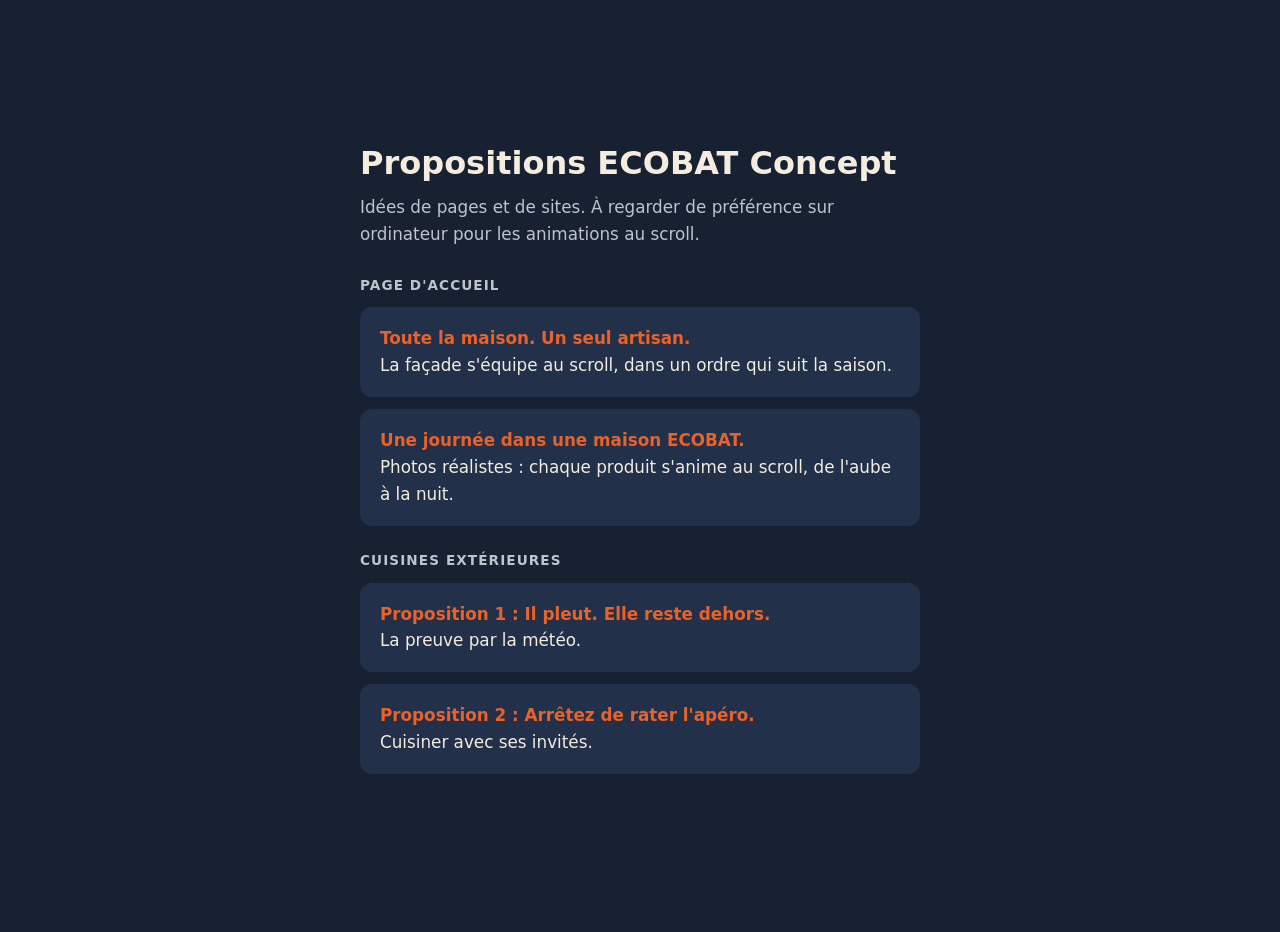
<file: index.html>
<!doctype html>
<html lang="fr">
<head>
<meta charset="utf-8">
<meta name="viewport" content="width=device-width,initial-scale=1">
<meta name="robots" content="noindex, nofollow">
<title>Propositions ECOBAT</title>
<style>
:root{--bg:#172131;--fg:#f3ecdf;--muted:#bcc4cd;--accent:#e8622a}
body{margin:0;min-height:100vh;display:grid;place-items:center;background:var(--bg);color:var(--fg);font:400 1.05rem/1.6 system-ui,sans-serif;padding:16px}
main{max-width:560px;width:100%}
h1{font-size:2rem;line-height:1.1;margin:0 0 .4em}
p{color:var(--muted);margin:0 0 1.6em}
a{display:block;padding:18px 20px;margin-bottom:12px;border-radius:12px;background:#22304a;color:var(--fg);text-decoration:none;transition:background .3s}
a:hover{background:#2b3c5c}
a b{display:block;color:var(--accent)}
h2{font-size:.85rem;letter-spacing:.08em;text-transform:uppercase;color:var(--muted);margin:1.8em 0 .8em}
</style>
</head>
<body>
<main>
<h1>Propositions ECOBAT Concept</h1>
<p>Idées de pages et de sites. À regarder de préférence sur ordinateur pour les animations au scroll.</p>
<h2>Page d'accueil</h2>
<a href="accueil/"><b>Toute la maison. Un seul artisan.</b>La façade s'équipe au scroll, dans un ordre qui suit la saison.</a>
<a href="maison/"><b>Une journée dans une maison ECOBAT.</b>Photos réalistes : chaque produit s'anime au scroll, de l'aube à la nuit.</a>
<h2>Cuisines extérieures</h2>
<a href="pluie/"><b>Proposition 1 : Il pleut. Elle reste dehors.</b>La preuve par la météo.</a>
<a href="apero/"><b>Proposition 2 : Arrêtez de rater l'apéro.</b>Cuisiner avec ses invités.</a>
</main>
</body>
</html>
</file>
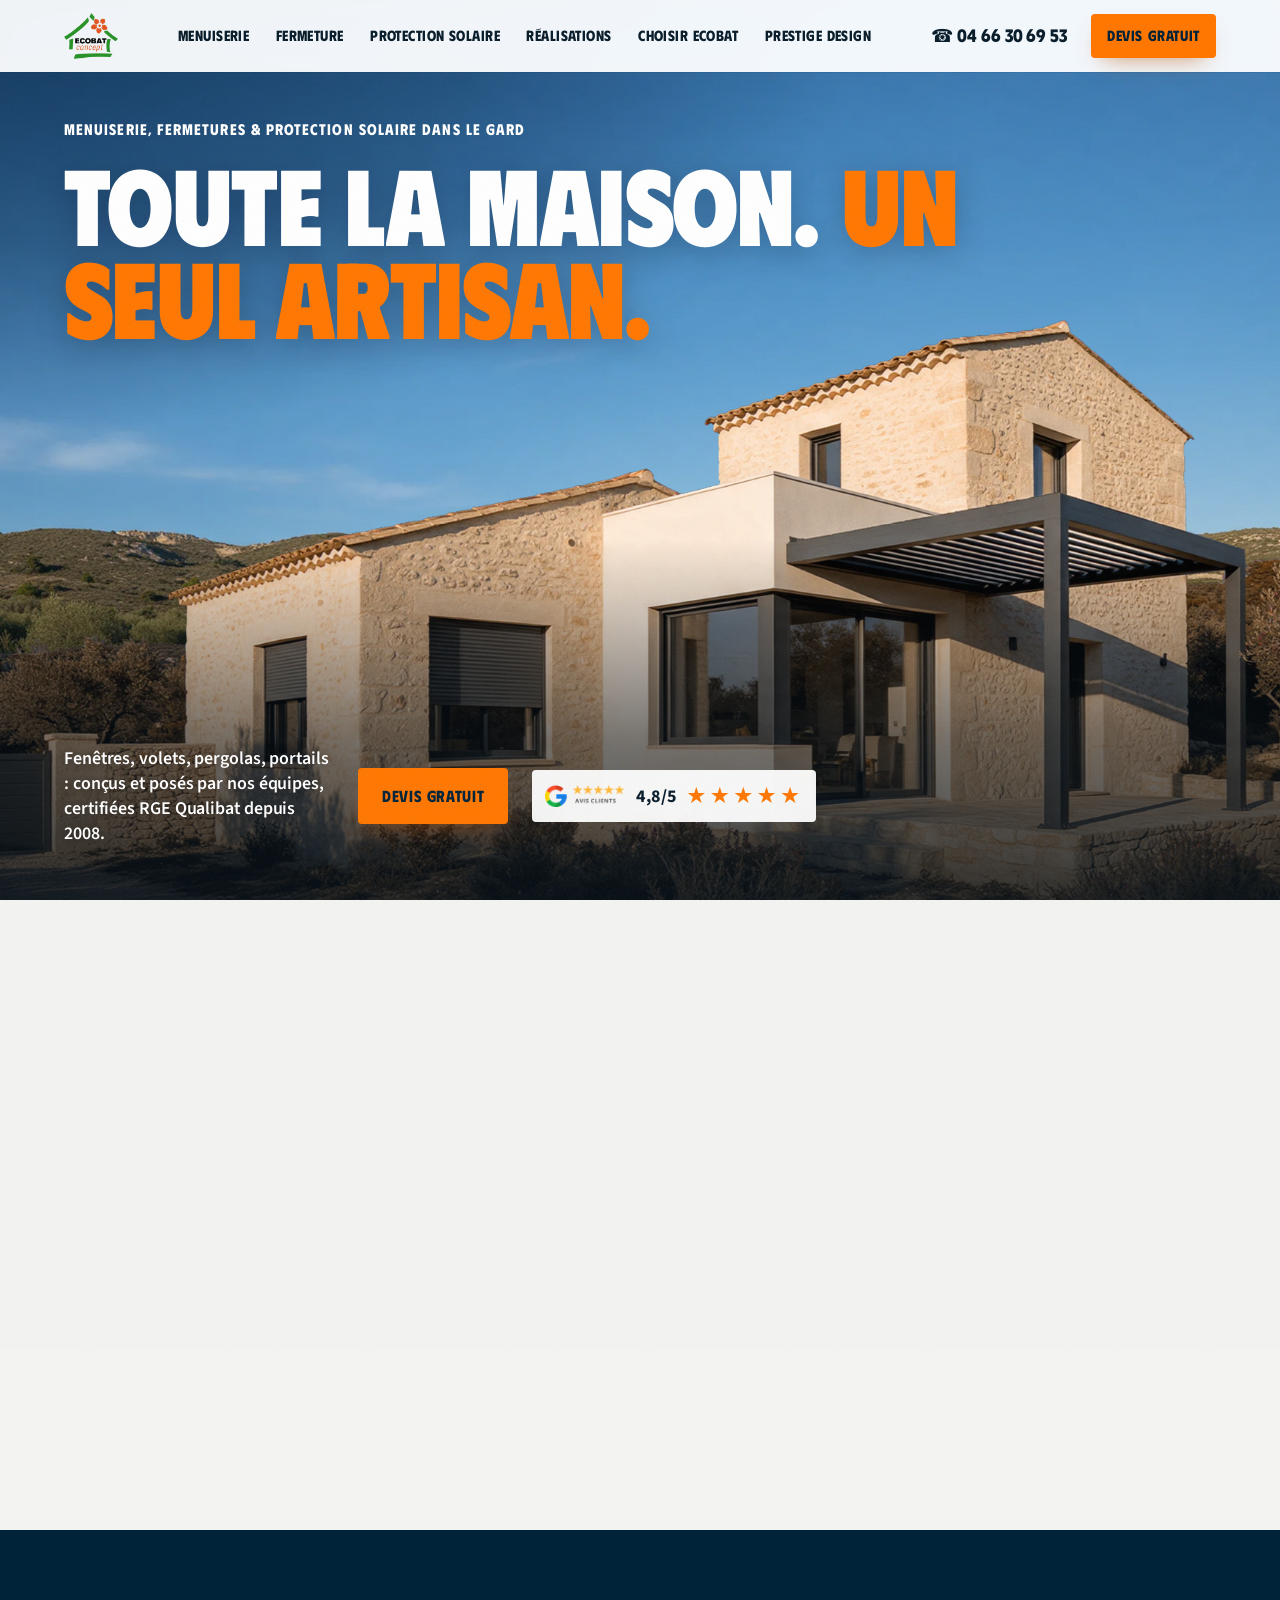
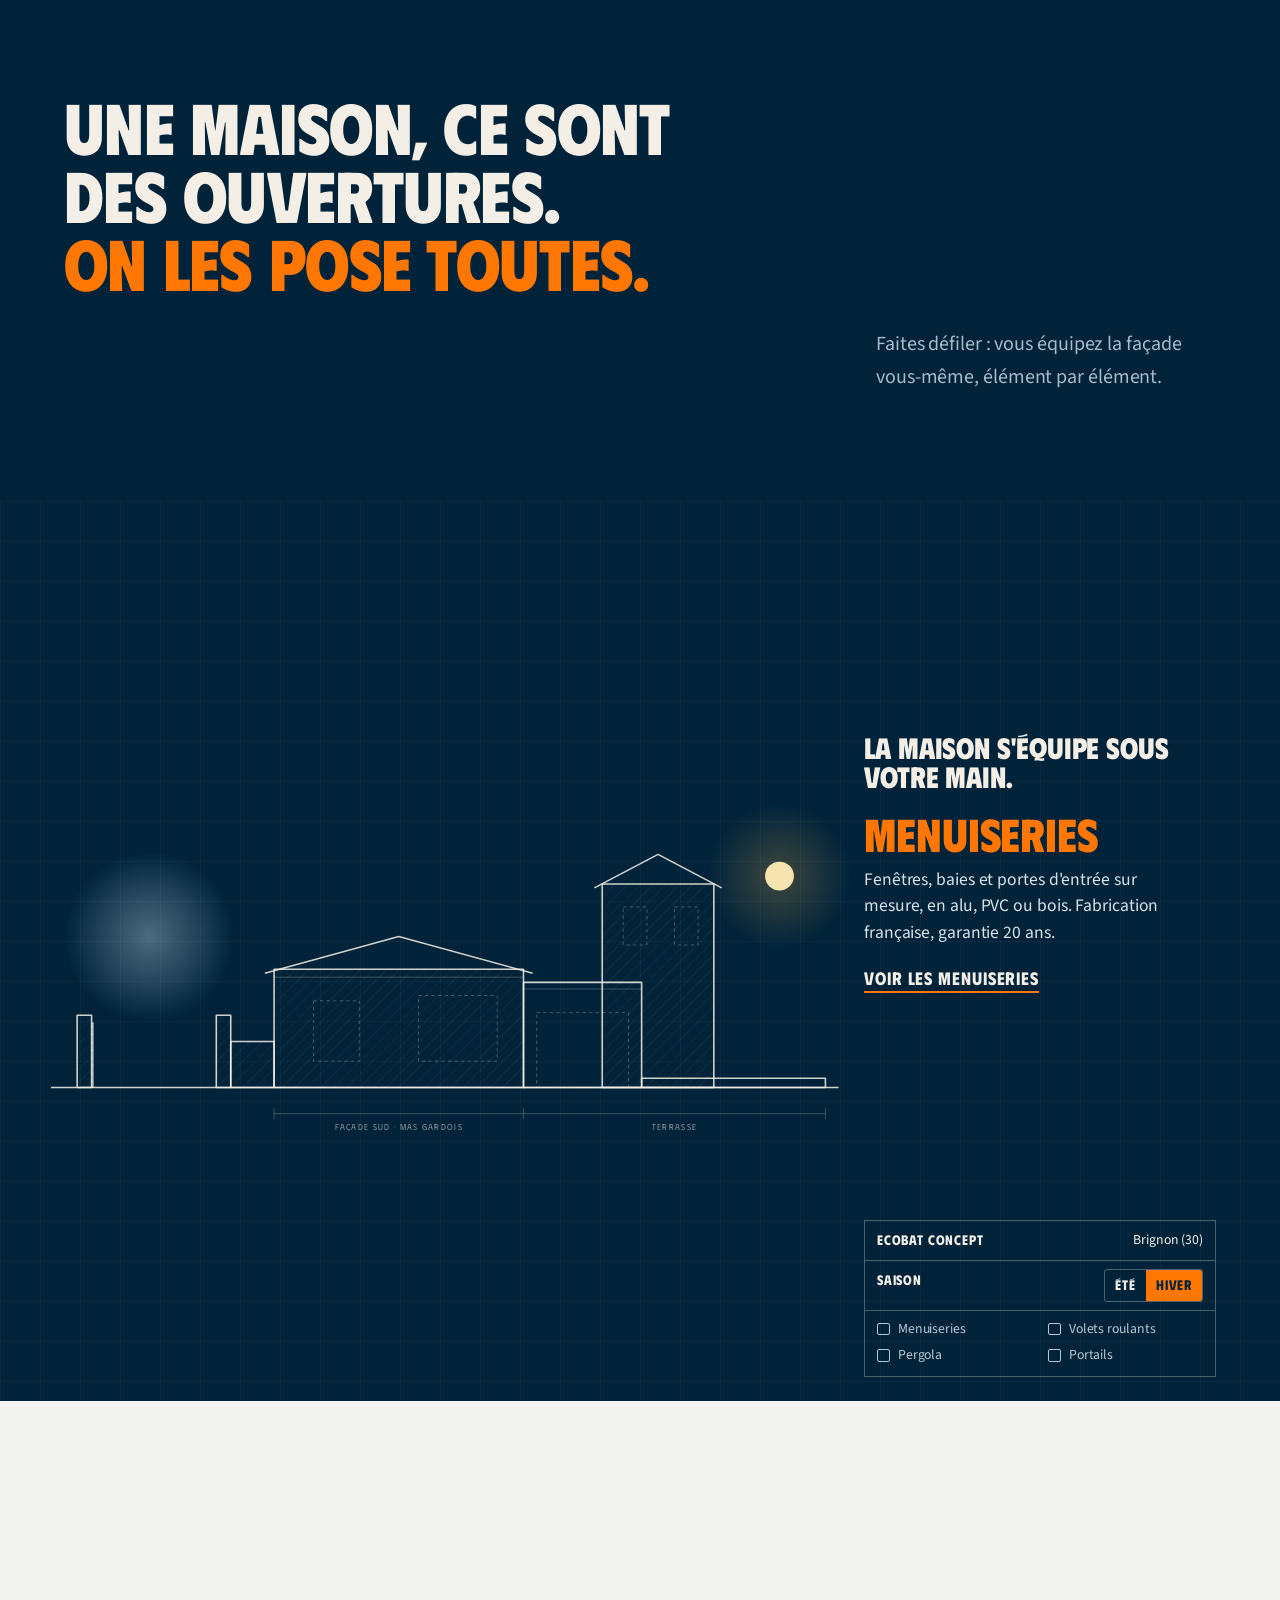
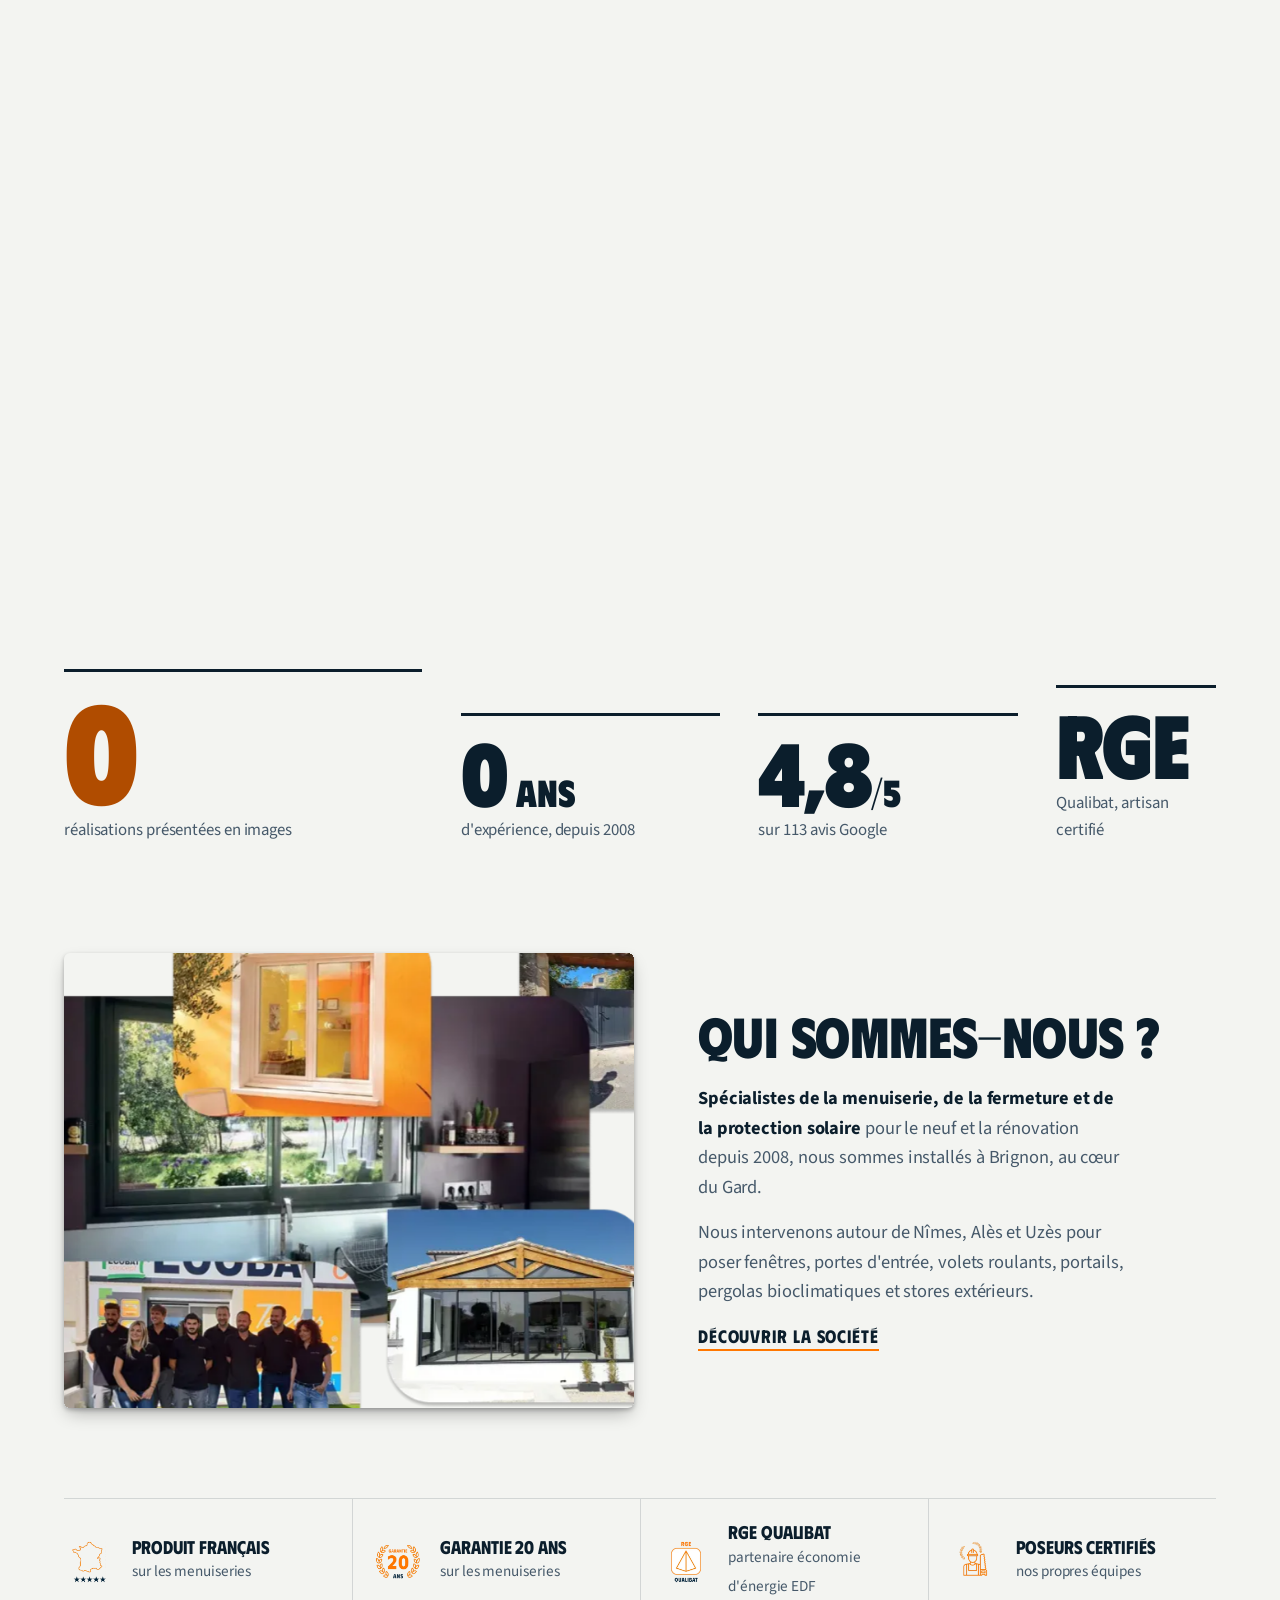
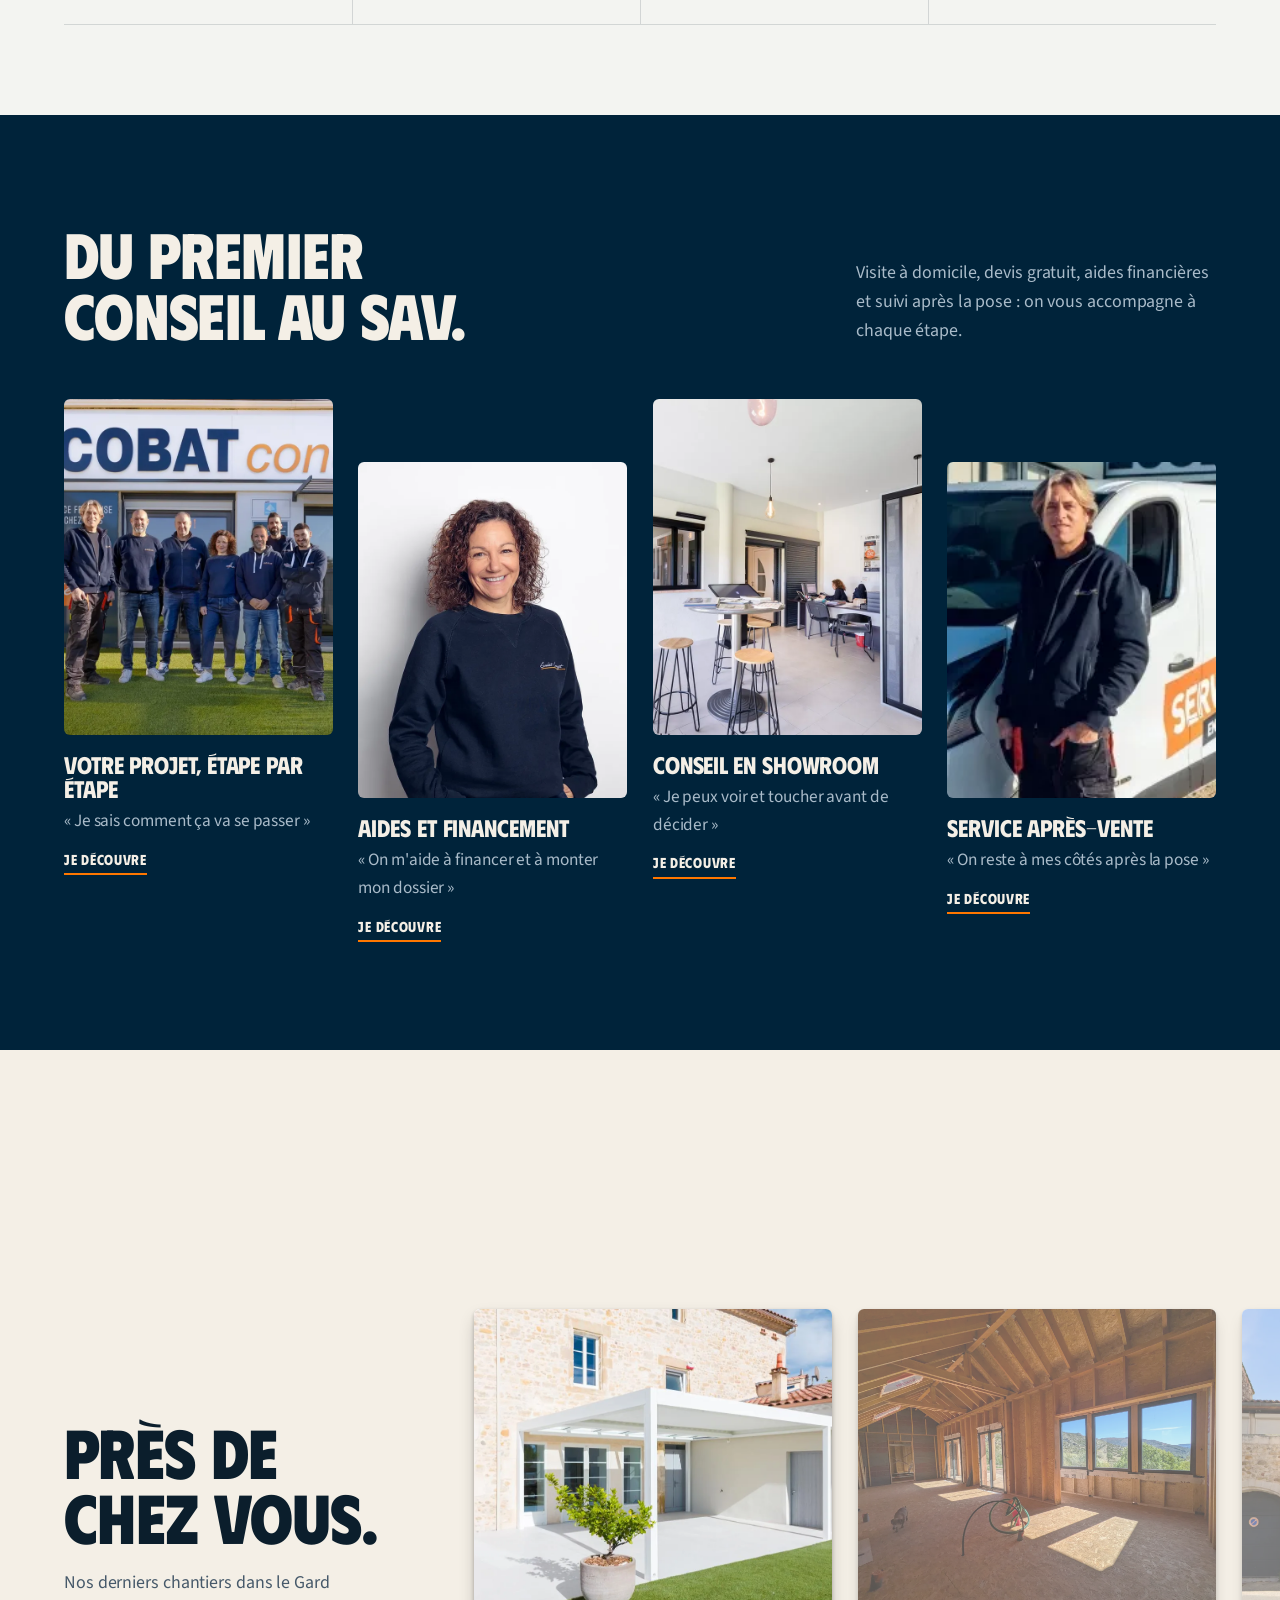
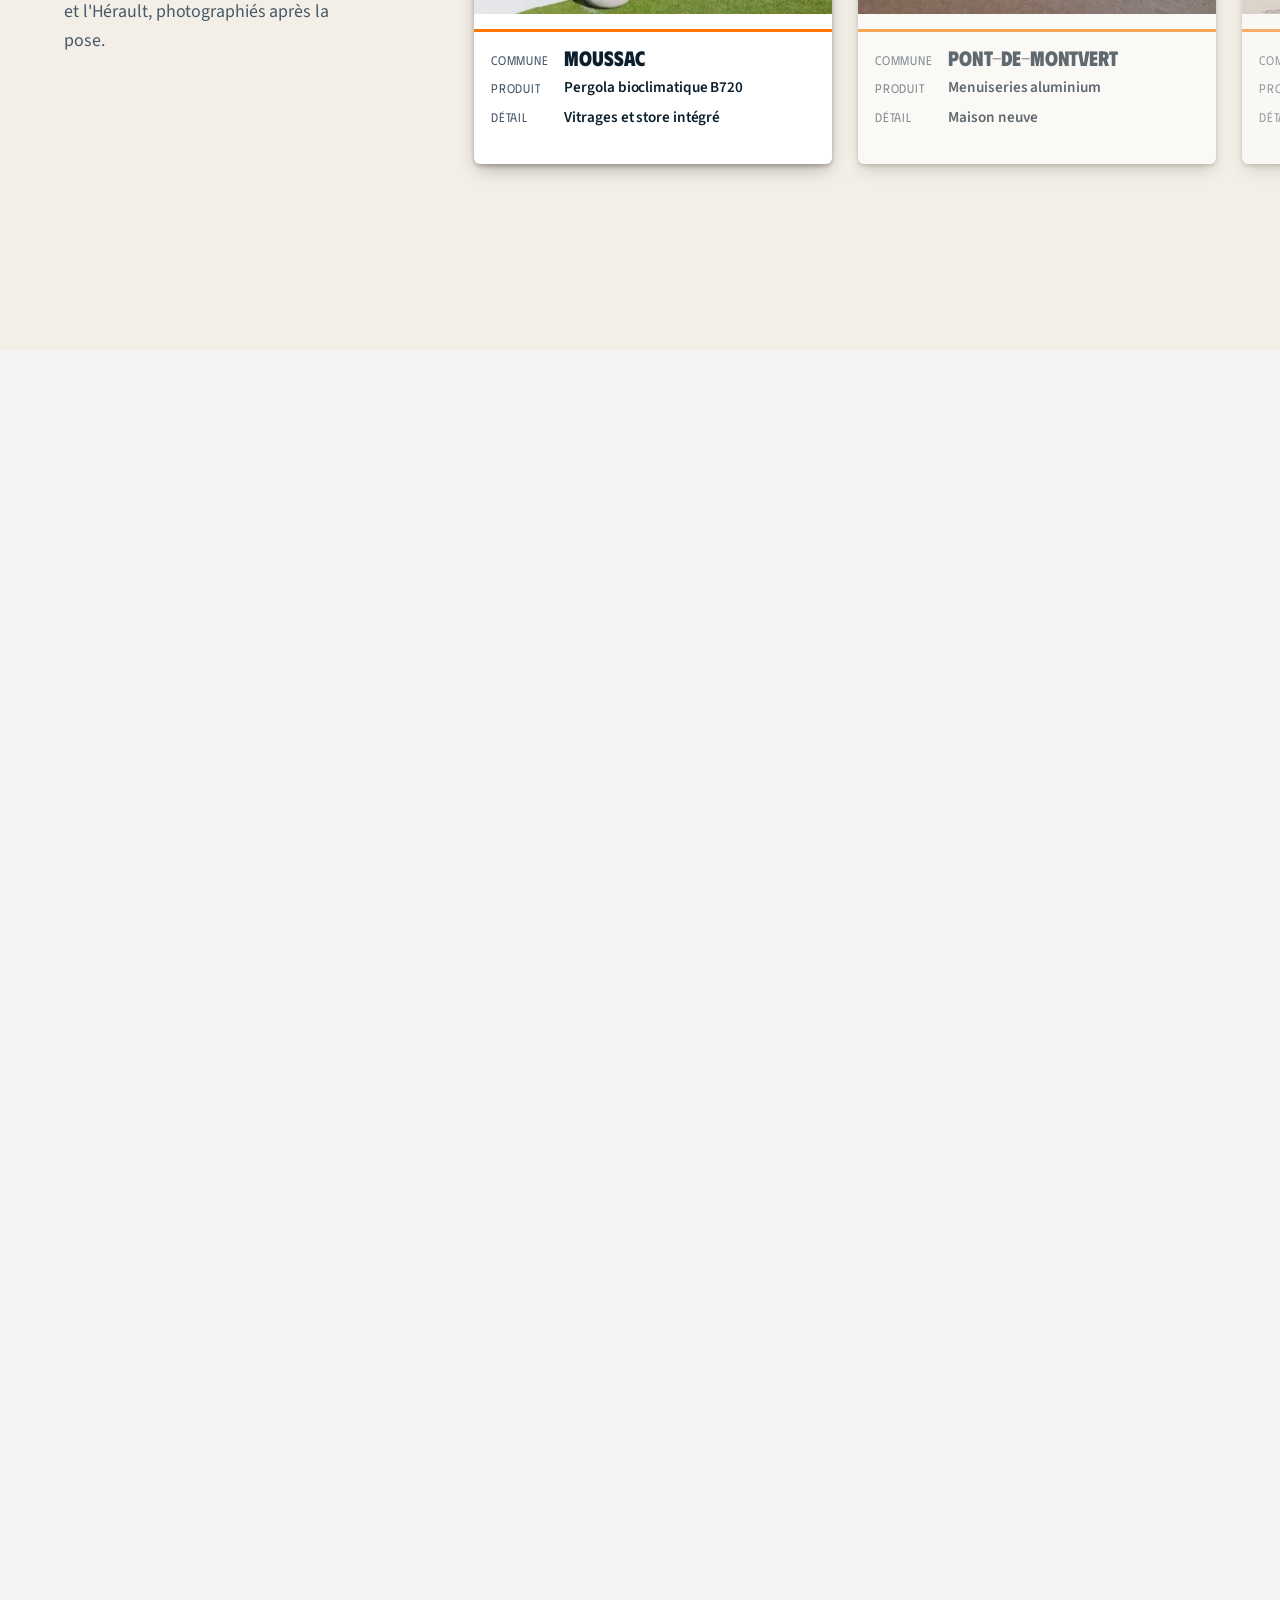
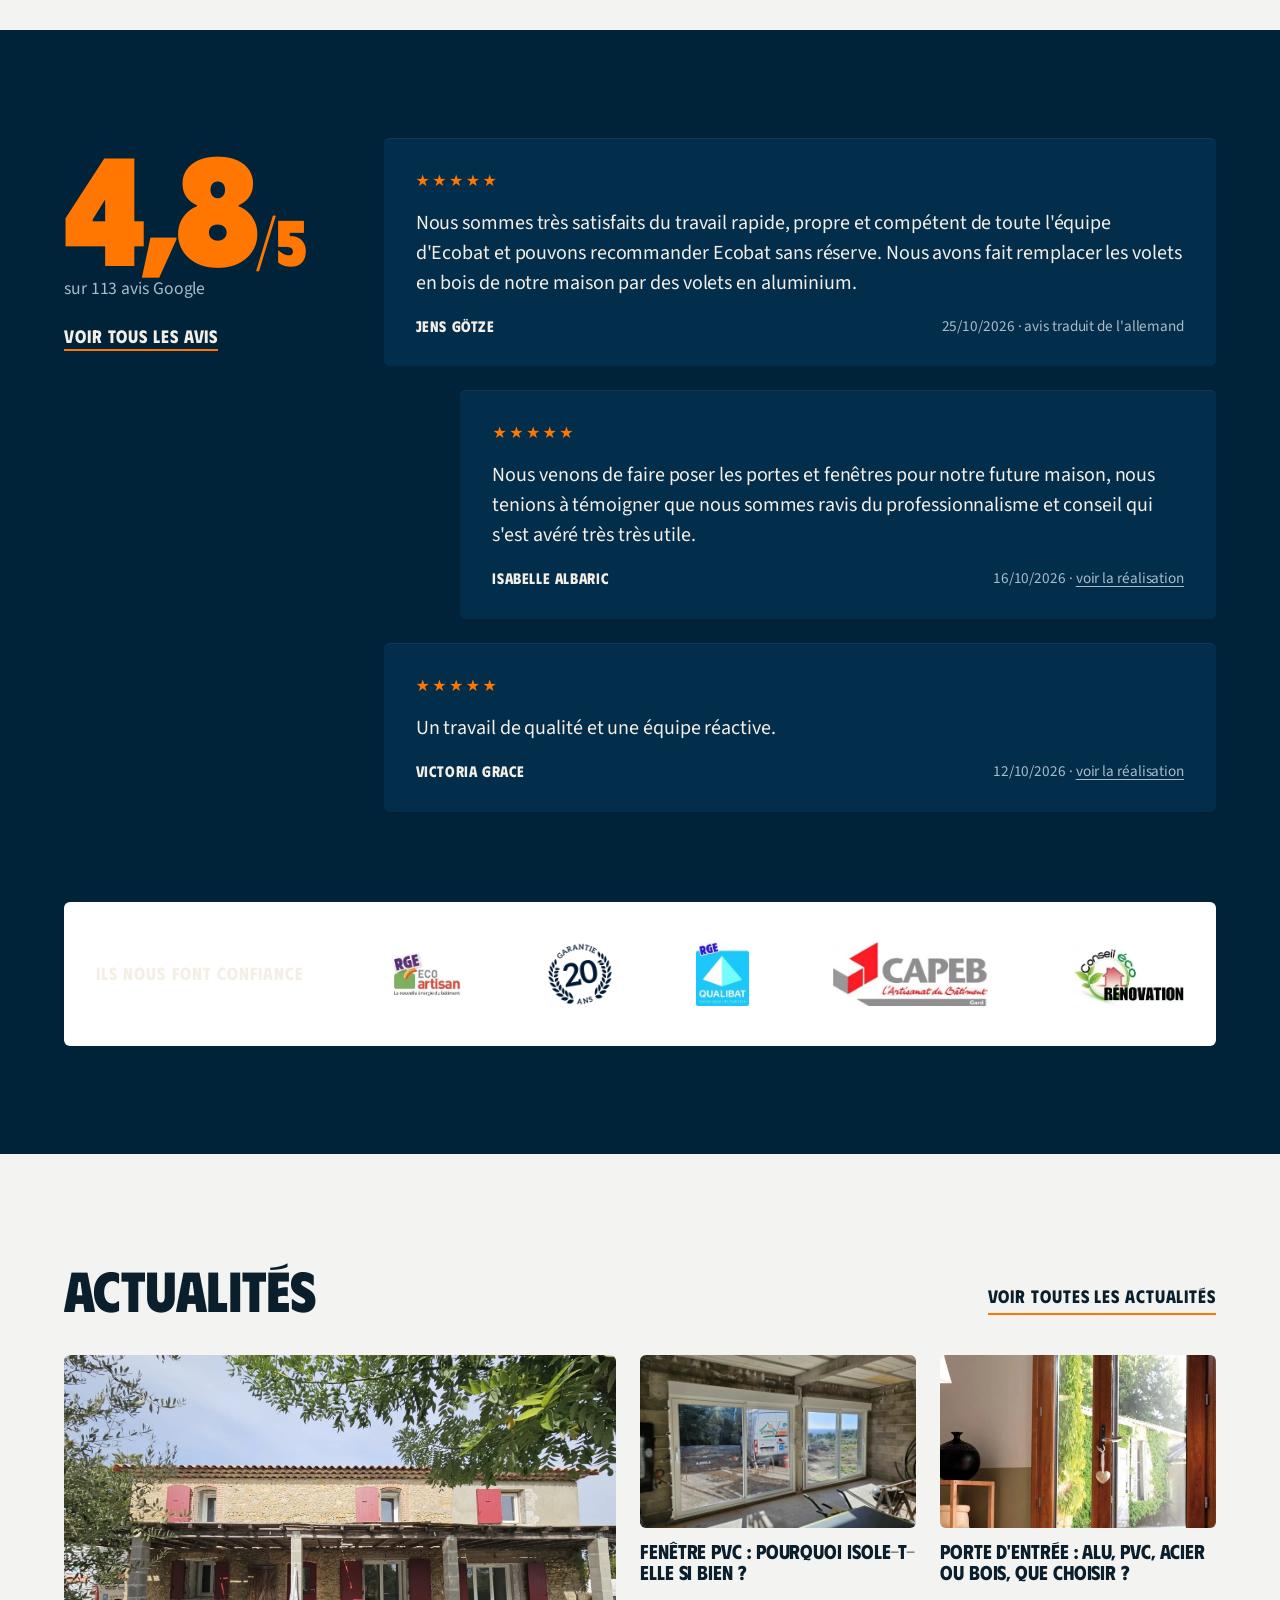
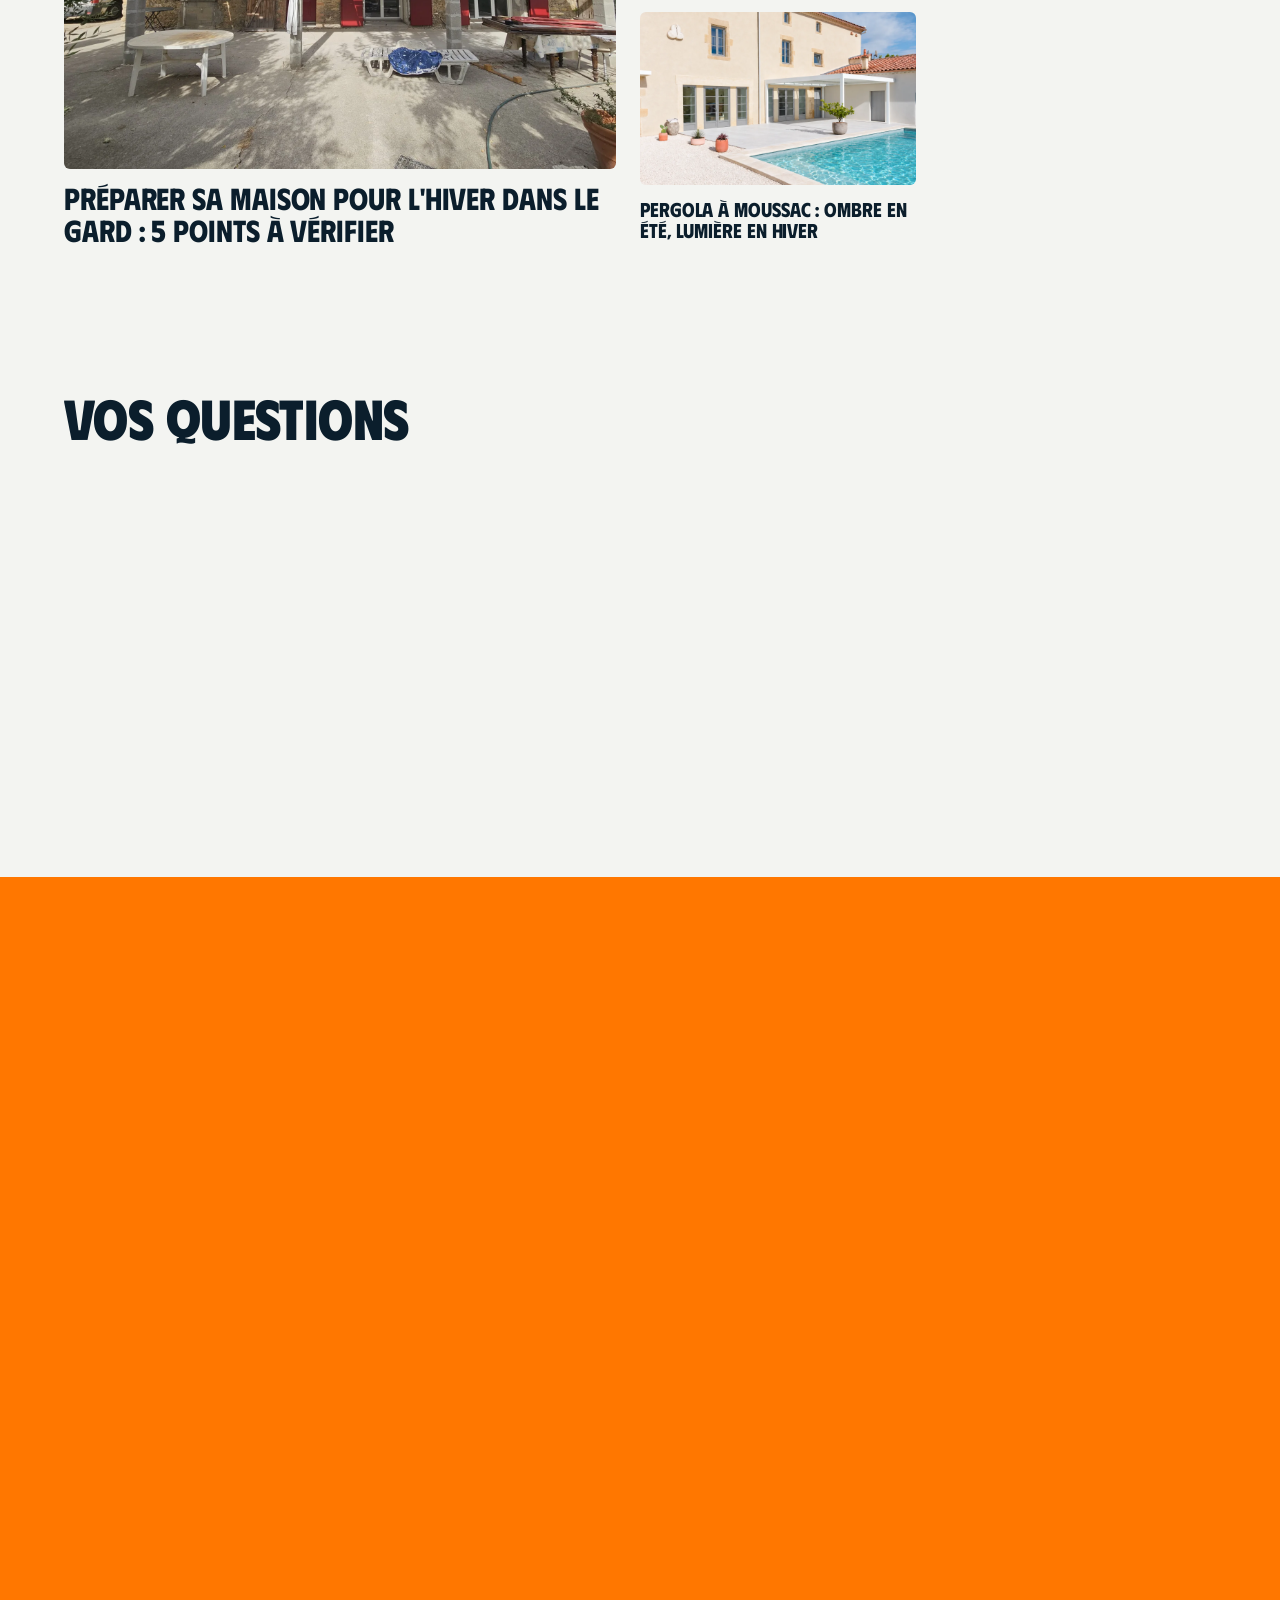
<file: accueil/index.html>
<!doctype html>
<html lang="fr">
<head>
<meta charset="utf-8">
<meta name="viewport" content="width=device-width, initial-scale=1, viewport-fit=cover">
<meta name="robots" content="noindex, nofollow">
<title>ECOBAT Concept · Menuiserie, fermetures & protection solaire dans le Gard</title>
<meta name="description" content="Fenêtres, volets roulants, pergolas bioclimatiques, portails : ECOBAT Concept conçoit et pose sur mesure dans le Gard depuis 2008. Certifié RGE Qualibat, showroom à Brignon.">
<link rel="icon" href="assets/site/logo-ecobat.png">
<link rel="preconnect" href="https://fonts.googleapis.com">
<link rel="preconnect" href="https://fonts.gstatic.com" crossorigin>
<link href="https://fonts.googleapis.com/css2?family=Phudu:wght@500;700;800;900&family=Source+Sans+3:ital,wght@0,400;0,600;0,700;1,400&display=swap" rel="stylesheet">
<link rel="stylesheet" href="scrollcraft.css">
<style>
:root {
  --sc-canvas: #F3F4F1;
  --sc-surface: #FFFFFF;
  --sc-ink: #0B1E2C;
  --sc-ink-soft: #46596A;
  --sc-accent: #FF7700;
  --sc-accent-ink: #0B1E2C;
  --sc-font-display: "Phudu", "Arial Narrow", system-ui, sans-serif;
  --sc-font-text: "Source Sans 3", "Source Sans Pro", system-ui, sans-serif;
  --navy: #00233A;
  --navy-2: #032E4B;
  --bone: #F4EFE6;
  --orange-deep: #B04C00; /* l'orange lisible sur fond clair */
  --line: rgba(244, 239, 230, .86);
  --line-soft: rgba(244, 239, 230, .3);
  --bar-h: 72px;
}
body { background: var(--sc-canvas); }
img { display: block; }
.dark { background: var(--navy); --sc-ink: #F4EFE6; --sc-ink-soft: #A9BBC9; color: var(--sc-ink); }
.dark a { color: inherit; }
.accent-text { color: var(--orange-deep); }
.dark .accent-text { color: var(--sc-accent); }
.display { font-family: var(--sc-font-display); font-weight: 800; letter-spacing: -0.01em; line-height: .95; text-transform: uppercase; text-wrap: balance; margin: 0; }
.kicker { font-family: var(--sc-font-display); font-weight: 700; text-transform: uppercase; letter-spacing: .06em; font-size: var(--sc-t-sm); }
.btn { display: inline-flex; align-items: center; gap: .6em; font-family: var(--sc-font-display); font-weight: 700; text-transform: uppercase; letter-spacing: .04em; font-size: 1rem; padding: .95em 1.5em; border-radius: 4px; background: var(--sc-accent); color: var(--navy) !important; text-decoration: none; white-space: nowrap; box-shadow: 0 10px 24px -12px rgba(176, 76, 0, .7); transition: transform 140ms var(--sc-ease-out), background-color 160ms var(--sc-ease-out); }
.btn:hover { background: #FF8A24; }
.btn:active { transform: translateY(1px) scale(.98); }
.btn--ghost { background: transparent; box-shadow: inset 0 0 0 2px currentColor; color: inherit !important; }
.btn--ghost:hover { background: rgba(255,255,255,.08); }
.link-arrow { font-family: var(--sc-font-display); font-weight: 700; text-transform: uppercase; letter-spacing: .05em; text-decoration: none; border-bottom: 2px solid var(--sc-accent); padding-bottom: 2px; }
.wrap { width: min(100% - 2 * var(--sc-gutter), 1280px); margin-inline: auto; }

/* ───────── barre ───────── */
.bar { position: fixed; inset: 0 0 auto 0; z-index: 50; height: var(--bar-h); display: flex; align-items: center; gap: 1.5rem; padding-inline: var(--sc-gutter); background: rgba(255,255,255,.94); backdrop-filter: saturate(1.4) blur(10px); -webkit-backdrop-filter: saturate(1.4) blur(10px); box-shadow: 0 1px 0 rgba(11,30,44,.08); color: var(--sc-ink); }
.bar__logo img { height: 46px; width: auto; }
.bar__nav { display: flex; gap: .25rem; margin-inline: auto; }
.bar__item { position: relative; }
.bar__item > a { display: block; padding: .6rem .7rem; font-family: var(--sc-font-display); font-weight: 700; font-size: .92rem; letter-spacing: .03em; text-transform: uppercase; text-decoration: none; color: var(--sc-ink); border-radius: 4px; }
.bar__item > a:hover, .bar__item:focus-within > a { color: var(--orange-deep); }
.bar__menu { position: absolute; top: 100%; left: 0; min-width: 260px; padding: .6rem; margin: 0; list-style: none; background: #fff; border-radius: 6px; box-shadow: var(--sc-e3); opacity: 0; visibility: hidden; transform: translateY(6px); transition: opacity 160ms var(--sc-ease-out), transform 160ms var(--sc-ease-out), visibility 0s 160ms; }
.bar__item:hover .bar__menu, .bar__item:focus-within .bar__menu { opacity: 1; visibility: visible; transform: none; transition-delay: 0s; }
.bar__menu a { display: block; padding: .45rem .6rem; text-decoration: none; color: var(--sc-ink); border-radius: 4px; }
.bar__menu a:hover { background: var(--sc-canvas); color: var(--orange-deep); }
.bar__tel { font-family: var(--sc-font-display); font-weight: 700; text-decoration: none; color: var(--sc-ink); white-space: nowrap; }
.bar .btn { padding: .7em 1.1em; font-size: .92rem; }
.bar__burger { display: none; }
@media (max-width: 1180px) {
  .bar__nav { display: none; }
  .bar__tel { margin-left: auto; }
  .bar__burger { display: block; }
  .bar__burger summary { list-style: none; cursor: pointer; font-family: var(--sc-font-display); font-weight: 700; text-transform: uppercase; padding: .6rem .8rem; border-radius: 4px; box-shadow: inset 0 0 0 2px var(--sc-ink); }
  .bar__burger summary::-webkit-details-marker { display: none; }
  .bar__burger[open] .bar__drawer { display: block; }
  .bar__drawer { display: none; position: fixed; top: var(--bar-h); left: 0; right: 0; bottom: 0; overflow: auto; background: #fff; padding: 1rem var(--sc-gutter) 3rem; }
  .bar__drawer h3 { font-family: var(--sc-font-display); text-transform: uppercase; margin: 1.2rem 0 .3rem; font-size: 1.1rem; }
  .bar__drawer h3 a { color: var(--sc-ink); text-decoration: none; }
  .bar__drawer ul { list-style: none; margin: 0; padding: 0; columns: 2; }
  .bar__drawer li a { display: block; padding: .35rem 0; color: var(--sc-ink-soft); text-decoration: none; }
}
@media (max-width: 640px) {
  :root { --bar-h: 62px; }
  .bar { gap: .6rem; }
  .bar__logo img { height: 38px; }
  .bar__tel span { display: none; }
  .bar .btn { padding: .6em .8em; font-size: .82rem; }
}

/* ───────── 1 · ouverture en profondeur ───────── */
.hero .sc-stage { background: #2a5d93; }
.hero__plane { position: absolute; inset: -4% -2% -6%; width: 104%; height: 110%; max-width: none; object-fit: cover; object-position: 62% 60%; will-change: transform; }
.hero__sky   { z-index: 0; transform: translate3d(0, calc(var(--sc-p, 0) * -3%), 0) scale(1.02); }
.hero__house { z-index: 3; transform: translate3d(0, calc(var(--sc-p, 0) * -9%), 0) scale(calc(1 + var(--sc-p, 0) * .05)); transform-origin: 62% 92%; }
.hero__front { z-index: 4; transform: translate3d(0, calc(var(--sc-p, 0) * -18%), 0) scale(calc(1.02 + var(--sc-p, 0) * .1)); transform-origin: 50% 100%; }
.hero__floor { position: absolute; inset: auto 0 0 0; height: 26%; background: linear-gradient(to top, var(--navy) 0%, rgba(0,35,58,0) 100%); opacity: calc(var(--sc-p, 0) * 1.4); z-index: 5; pointer-events: none; }
.hero__copy { position: absolute; z-index: 2; left: var(--sc-gutter); top: calc(var(--bar-h) + clamp(1.5rem, 5vh, 4rem)); width: min(64rem, 70vw); color: #fff; transform: translate3d(0, calc(var(--sc-p, 0) * -4%), 0); }
.hero h1 { margin: 0; }
.hero__kicker { display: block; font-family: var(--sc-font-display); font-weight: 700; text-transform: uppercase; letter-spacing: .07em; font-size: clamp(.95rem, 1.2vw, 1.15rem); margin-bottom: .9rem; color: #fff; }
.hero__big { display: block; font-family: var(--sc-font-display); font-weight: 900; text-transform: uppercase; line-height: .86; letter-spacing: -.015em; font-size: clamp(3.4rem, 8.4vw, 9.4rem); text-shadow: 0 6px 30px rgba(0, 20, 45, .25); }
.hero__big em { font-style: normal; color: var(--sc-accent); }
.hero__cta { position: absolute; z-index: 6; left: var(--sc-gutter); bottom: clamp(1.5rem, 6vh, 3.5rem); display: flex; flex-wrap: wrap; align-items: center; gap: 1rem 1.5rem; color: #fff; }
.hero__cta p { margin: 0; max-width: 30ch; font-size: 1.12rem; line-height: 1.4; font-weight: 600; text-shadow: 0 1px 12px rgba(0,0,0,.55); }
.hero__note { display: flex; align-items: center; gap: .6rem; background: rgba(255,255,255,.95); color: var(--sc-ink); padding: .5rem .8rem; border-radius: 4px; text-decoration: none; font-weight: 700; }
.hero__note img { height: 22px; width: auto; }
.hero__ctabg { position: absolute; z-index: 5; inset: auto 0 0 0; height: 40%; background: linear-gradient(to top, rgba(6, 16, 24, .82) 0%, rgba(6, 16, 24, .55) 45%, rgba(6, 16, 24, 0) 100%); pointer-events: none; }
.hero__scrim { position: absolute; z-index: 1; inset: 0 30% 40% 0; background: radial-gradient(120% 100% at 0% 0%, rgba(0, 28, 56, .62) 0%, rgba(0, 28, 56, .35) 45%, rgba(0, 28, 56, 0) 80%); pointer-events: none; }
@media (max-width: 760px) {
  .hero__plane { object-position: 70% 62%; inset: -2% -2% -4%; height: 106%; }
  .hero__copy { width: auto; right: var(--sc-gutter); }
  .hero__big { font-size: clamp(2.9rem, 14vw, 4.4rem); }
  .hero__cta p { font-size: 1rem; }
  .hero__ctabg { height: 58%; }
}

/* ───────── 2 · bascule ───────── */
.pivot { padding: clamp(6rem, 18vh, 12rem) 0 clamp(4rem, 12vh, 8rem); }
.pivot__line { font-family: var(--sc-font-display); font-weight: 800; text-transform: uppercase; font-size: clamp(2.4rem, 5.6vw, 6rem); line-height: .95; letter-spacing: -.01em; max-width: 16ch; margin: 0; text-wrap: balance; }
.pivot__line span { color: var(--sc-accent); }
.pivot__sub { margin: 2rem 0 0 auto; max-width: 34ch; font-size: 1.25rem; color: var(--sc-ink-soft); }

/* ───────── 3 · plan de pose (le pic) ───────── */
.plan .sc-stage { background: var(--navy); color: var(--bone); display: grid; grid-template-columns: minmax(0, 1fr) minmax(18rem, 22rem); grid-template-rows: 1fr auto; gap: 0 clamp(1rem, 2.5vw, 2.5rem); padding: calc(var(--bar-h) + 1.5rem) var(--sc-gutter) 1.5rem; box-sizing: border-box;
  background-image: linear-gradient(rgba(255,255,255,.035) 1px, transparent 1px), linear-gradient(90deg, rgba(255,255,255,.035) 1px, transparent 1px); background-size: 40px 40px; }
.plan__draw { grid-row: 1 / 3; align-self: center; position: relative; min-height: 0; }
.plan__draw svg { width: 100%; height: auto; max-height: calc(100svh - var(--bar-h) - 4rem); display: block; overflow: visible; }
.plan__side { grid-column: 2; align-self: center; position: relative; min-height: 22rem; }
.plan__title { font-family: var(--sc-font-display); font-weight: 800; text-transform: uppercase; font-size: clamp(1.6rem, 2.3vw, 2.3rem); line-height: .98; margin: 0 0 1.4rem; }
.plan__steps { position: relative; min-height: 15rem; }
.step { position: absolute; inset: 0 0 auto 0; opacity: 0; transform: translateY(14px); transition: opacity 260ms var(--sc-ease-out), transform 260ms var(--sc-ease-out); pointer-events: none; }
.step.is-on { opacity: 1; transform: none; pointer-events: auto; }
.step h3 { font-family: var(--sc-font-display); font-weight: 800; text-transform: uppercase; font-size: clamp(2.2rem, 3.6vw, 3.6rem); line-height: .9; margin: 0 0 .8rem; color: var(--sc-accent); }
.step p { margin: 0 0 1.1rem; font-size: 1.1rem; line-height: 1.5; color: #D9E2E8; max-width: 34ch; }
.step .link-arrow { color: var(--bone); }
.cartouche { grid-column: 2; align-self: end; border: 1px solid var(--line-soft); font-size: .86rem; }
.cartouche__row { display: flex; justify-content: space-between; gap: 1rem; padding: .5rem .75rem; border-top: 1px solid var(--line-soft); }
.cartouche__row:first-child { border-top: 0; }
.cartouche b { font-family: var(--sc-font-display); text-transform: uppercase; letter-spacing: .06em; font-weight: 700; }
.cartouche ol { list-style: none; margin: 0; padding: .4rem .75rem .6rem; display: grid; grid-template-columns: 1fr 1fr; gap: .25rem 1rem; border-top: 1px solid var(--line-soft); }
.cartouche li { display: flex; gap: .5rem; align-items: center; color: #B9C7D2; transition: color 200ms; }
.cartouche li i { width: .8rem; height: .8rem; border: 1.5px solid currentColor; border-radius: 2px; flex: none; transition: background-color 200ms; }
.cartouche li.is-done { color: var(--bone); }
.cartouche li.is-done i { background: var(--sc-accent); border-color: var(--sc-accent); }
.season { display: inline-flex; border: 1px solid var(--line-soft); border-radius: 3px; overflow: hidden; }
.season button { font: inherit; font-family: var(--sc-font-display); font-weight: 700; text-transform: uppercase; letter-spacing: .05em; color: var(--bone); background: transparent; border: 0; padding: .3rem .65rem; cursor: pointer; }
.season button[aria-pressed="true"] { background: var(--sc-accent); color: var(--navy); }
.season button:focus-visible { outline: 2px solid var(--sc-accent); outline-offset: -2px; }
/* svg */
.plan svg { --t-sun: 0; }
.ln { fill: none; stroke: var(--line); stroke-width: 2.4; stroke-linejoin: round; }
.ln-thin { fill: none; stroke: var(--line-soft); stroke-width: 1.2; }
.ln-old { fill: none; stroke: var(--line-soft); stroke-width: 1.4; stroke-dasharray: 5 5; }
.hatch { fill: url(#hatchStone); }
.part { transition: none; }
.part .ln-new { fill: none; stroke: var(--bone); stroke-width: 3.6; stroke-dasharray: 1; stroke-dashoffset: 1; }
.part.is-active .ln-new, .part.is-active .slat, .part.is-active .lame { stroke: var(--sc-accent); }
.part.is-active .lame { fill: var(--sc-accent); }
.glass { fill: #8FB6D1; opacity: 0; }
.slat { stroke: var(--bone); stroke-width: 1.3; }
.tablier { fill: rgba(0, 35, 58, .92); }
.lame { fill: var(--bone); stroke: none; }
.ray { stroke: #FFC56B; stroke-width: 7; opacity: .0; stroke-linecap: round; }
.tag { font-family: var(--sc-font-display); font-weight: 700; font-size: 17px; letter-spacing: .08em; fill: var(--sc-accent); text-transform: uppercase; opacity: 0; transition: opacity 200ms; }
.part.is-active .tag, .part.is-done .tag { opacity: 1; }
.part.is-done .tag { fill: var(--bone); opacity: .55; }
.sun { fill: #FFB547; }
[data-season="hiver"] .sun { fill: #F7E3B0; }
.sky-glow { opacity: .55; }
.plan__winter { opacity: 0; }
[data-season="hiver"] .plan__winter { opacity: 1; }

@media (max-width: 900px) {
  .plan .sc-stage { grid-template-columns: 1fr; grid-template-rows: auto 1fr auto; padding-top: calc(var(--bar-h) + 1rem); gap: .5rem; }
  .plan__draw { grid-row: 1; }
  .plan__draw { overflow: hidden; margin-inline: calc(-1 * var(--sc-gutter)); height: 40svh; display: flex; align-items: center; }
  .plan__draw svg { width: 100%; max-height: none; transform-origin: 0 50%; transition: transform 700ms var(--sc-ease-out); }
  .plan__side { grid-column: 1; grid-row: 2; min-height: 12rem; align-self: start; padding-top: .5rem; }
  .plan__title { font-size: 1.3rem; margin-bottom: .6rem; }
  .plan__steps { min-height: 10rem; }
  .step h3 { font-size: 2rem; }
  .step p { font-size: 1rem; margin-bottom: .6rem; }
  .cartouche { grid-column: 1; grid-row: 3; font-size: .78rem; }
}
@media (prefers-reduced-motion: reduce) {
  .plan { height: auto !important; }
  .plan .sc-stage { position: relative; height: auto; min-height: 100svh; }
  .plan__steps { min-height: 0; }
  .step { position: static; opacity: 1; transform: none; margin-bottom: 1.4rem; pointer-events: auto; }
  .step h3 { font-size: 1.8rem; }
}

/* ───────── 4 · preuves + qui sommes-nous ───────── */
.proof { padding: clamp(5rem, 12vh, 9rem) 0 clamp(4rem, 10vh, 7rem); }
.proof__grid { display: grid; grid-template-columns: repeat(12, 1fr); gap: 2.5rem clamp(1rem, 3vw, 3rem); align-items: end; }
.fig { grid-column: span 3; border-top: 3px solid var(--sc-ink); padding-top: 1rem; }
.fig__n { font-family: var(--sc-font-display); font-weight: 900; font-size: clamp(3.6rem, 7vw, 7.5rem); line-height: .85; letter-spacing: -.02em; display: block; font-variant-numeric: tabular-nums; }
.fig__n small { font-size: .42em; letter-spacing: 0; }
.fig p { margin: .6rem 0 0; color: var(--sc-ink-soft); font-size: 1.05rem; }
.fig--big { grid-column: span 4; }
.fig--big .fig__n { font-size: clamp(5rem, 11vw, 11rem); color: var(--orange-deep); }
.fig--small { grid-column: span 2; }
.about { display: grid; grid-template-columns: 1.1fr 1fr; gap: clamp(2rem, 5vw, 6rem); align-items: center; margin-top: clamp(5rem, 12vh, 9rem); }
.about__img { position: relative; border-radius: 6px; overflow: hidden; aspect-ratio: 5 / 4; box-shadow: var(--sc-e2); }
.about__img img { position: absolute; inset: -8% 0; width: 100%; height: 116%; object-fit: cover; }
.about h2 { font-size: clamp(2.4rem, 4.4vw, 4.4rem); margin-bottom: 1.4rem; }
.about p { font-size: 1.15rem; line-height: 1.6; max-width: 48ch; margin: 0 0 1rem; color: var(--sc-ink-soft); }
.about p strong { color: var(--sc-ink); }
.strong-points { display: grid; grid-template-columns: repeat(4, 1fr); margin-top: clamp(4rem, 10vh, 7rem); border-block: 1px solid rgba(11,30,44,.14); }
.sp { display: flex; gap: 1rem; align-items: center; padding: 1.5rem 1.2rem; border-left: 1px solid rgba(11,30,44,.14); }
.sp:first-child { border-left: 0; padding-left: 0; }
.sp img { width: 52px; height: 52px; object-fit: contain; flex: none; }
.sp b { display: block; font-family: var(--sc-font-display); text-transform: uppercase; font-size: 1.15rem; line-height: 1; }
.sp span { color: var(--sc-ink-soft); font-size: .95rem; }
@media (max-width: 900px) {
  .fig, .fig--big, .fig--small { grid-column: span 6; }
  .about { grid-template-columns: 1fr; }
  .strong-points { grid-template-columns: 1fr 1fr; }
  .sp { border-left: 0; padding-left: 0; }
}

/* ───────── 5 · accompagnement ───────── */
.care { padding: clamp(5rem, 12vh, 9rem) 0; }
.care__head { display: flex; justify-content: space-between; align-items: end; gap: 2rem; flex-wrap: wrap; margin-bottom: clamp(2.5rem, 6vh, 4rem); }
.care__head h2 { font-size: clamp(2.6rem, 5vw, 5.4rem); max-width: 12ch; }
.care__head p { max-width: 40ch; font-size: 1.12rem; color: var(--sc-ink-soft); margin: 0; }
.care__list { display: grid; grid-template-columns: repeat(4, 1fr); gap: clamp(1rem, 2vw, 1.75rem); }
.care__item { display: block; text-decoration: none; color: inherit; }
.care__item:nth-child(even) { margin-top: clamp(2rem, 7vh, 5rem); }
.care__img { aspect-ratio: 4 / 5; border-radius: 6px; overflow: hidden; background: var(--navy-2); }
.care__img img { width: 100%; height: 100%; object-fit: cover; transition: transform 500ms var(--sc-ease-out); }
.care__item:hover .care__img img { transform: scale(1.04); }
.care__item h3 { font-family: var(--sc-font-display); text-transform: uppercase; font-size: 1.5rem; line-height: 1; margin: 1.1rem 0 .4rem; }
.care__item q { display: block; color: var(--sc-ink-soft); font-size: 1.08rem; quotes: "« " " »"; }
.care__item .link-arrow { display: inline-block; margin-top: .8rem; font-size: .9rem; }
@media (max-width: 900px) { .care__list { grid-template-columns: 1fr 1fr; } }

/* ───────── 6 · réalisations ───────── */
.works .sc-stage { background: var(--bone); display: flex; align-items: center; }
.rail { display: flex; gap: clamp(1rem, 2vw, 2rem); padding-inline: var(--sc-gutter); align-items: stretch; padding-top: var(--bar-h); }
.rail__lead { flex: 0 0 clamp(18rem, 30vw, 30rem); display: flex; flex-direction: column; justify-content: center; }
.rail__lead h2 { font-size: clamp(2.8rem, 5.4vw, 6rem); margin-bottom: 1.2rem; }
.rail__lead p { color: var(--sc-ink-soft); font-size: 1.12rem; max-width: 30ch; margin: 0; }
.fiche { flex: 0 0 clamp(17rem, 28vw, 27rem); display: flex; flex-direction: column; text-decoration: none; color: var(--sc-ink); background: #fff; border-radius: 6px; overflow: hidden; box-shadow: var(--sc-e2); }
.fiche__img { aspect-ratio: 4 / 3.4; overflow: hidden; }
.fiche__img img { width: 100%; height: 100%; object-fit: cover; transition: transform 500ms var(--sc-ease-out); }
.fiche:hover .fiche__img img { transform: scale(1.04); }
.fiche__label { display: grid; grid-template-columns: auto 1fr; gap: .3rem 1rem; padding: 1rem 1.1rem 1.2rem; font-size: .95rem; border-top: 3px solid var(--sc-accent); }
.fiche__label dt { font-family: var(--sc-font-display); text-transform: uppercase; letter-spacing: .06em; font-size: .78rem; color: var(--sc-ink-soft); padding-top: .15rem; }
.fiche__label dd { margin: 0; font-weight: 600; }
.fiche__label dd.commune { font-family: var(--sc-font-display); font-weight: 800; text-transform: uppercase; font-size: 1.3rem; line-height: 1; }
.rail__end { flex: 0 0 clamp(16rem, 24vw, 22rem); display: flex; flex-direction: column; justify-content: center; gap: 1.2rem; padding-right: var(--sc-gutter); }
.rail__end .fig__n { color: var(--orange-deep); }
@media (prefers-reduced-motion: no-preference) {
  .fiche { opacity: calc(.55 + .45 * min(1, max(0, (var(--sc-p, 0) * 9 - var(--i, 0) + 1.2)))); }
}

/* ───────── 7 · avis, partenaires, infos, faq ───────── */
.voices { padding: clamp(5rem, 12vh, 9rem) 0; }
.voices__top { display: grid; grid-template-columns: auto 1fr; gap: clamp(2rem, 6vw, 6rem); align-items: start; }
.score { position: sticky; top: calc(var(--bar-h) + 2rem); }
.score .fig__n { font-size: clamp(6rem, 12vw, 11rem); color: var(--sc-accent); }
.score p { margin: .4rem 0 1.2rem; color: var(--sc-ink-soft); font-size: 1.1rem; }
.stars { color: var(--sc-accent); letter-spacing: .15em; font-size: 1.4rem; }
.reviews { display: grid; gap: 1.5rem; }
.review { background: var(--navy-2); border-radius: 6px; padding: 1.75rem 2rem; box-shadow: inset 0 1px 0 rgba(255,255,255,.06); }
.review:nth-child(2) { margin-left: clamp(0rem, 6vw, 6rem); }
.review blockquote { margin: .8rem 0 1rem; font-size: 1.25rem; line-height: 1.5; }
.review footer { display: flex; justify-content: space-between; flex-wrap: wrap; gap: .5rem; color: var(--sc-ink-soft); font-size: .95rem; }
.review footer b { color: var(--sc-ink); font-family: var(--sc-font-display); text-transform: uppercase; letter-spacing: .04em; }
.review .stars { font-size: 1rem; }
.partners { display: flex; flex-wrap: wrap; align-items: center; justify-content: space-between; gap: 2rem; padding: 2.5rem 2rem; margin-top: clamp(4rem, 10vh, 6rem); background: #fff; border-radius: 6px; }
.partners img { height: 64px; width: auto; }
.partners h2 { font-family: var(--sc-font-display); text-transform: uppercase; font-size: 1.1rem; color: var(--sc-ink); margin: 0; letter-spacing: .06em; }
.news { padding: clamp(5rem, 12vh, 8rem) 0 clamp(3rem, 8vh, 5rem); }
.news__head { display: flex; justify-content: space-between; align-items: end; gap: 1rem; flex-wrap: wrap; margin-bottom: 2.5rem; }
.news__head h2 { font-size: clamp(2.4rem, 4.4vw, 4.4rem); }
.news__grid { display: grid; grid-template-columns: 2fr 1fr 1fr; grid-template-rows: auto auto; gap: 1.5rem; }
.post { text-decoration: none; color: var(--sc-ink); display: flex; flex-direction: column; gap: .8rem; }
.post:first-child { grid-row: span 2; }
.post__img { border-radius: 6px; overflow: hidden; aspect-ratio: 16 / 10; }
.post:first-child .post__img { aspect-ratio: auto; flex: 1; min-height: 20rem; }
.post__img img { width: 100%; height: 100%; object-fit: cover; transition: transform 500ms var(--sc-ease-out); }
.post:hover img { transform: scale(1.04); }
.post h3 { font-family: var(--sc-font-display); text-transform: uppercase; font-size: 1.25rem; line-height: 1.05; margin: 0; }
.post:first-child h3 { font-size: 1.9rem; }
.faq { padding: clamp(3rem, 8vh, 6rem) 0 clamp(5rem, 12vh, 8rem); }
.faq__grid { display: grid; grid-template-columns: 1fr 1.6fr; gap: clamp(2rem, 6vw, 6rem); }
.faq h2 { font-size: clamp(2.4rem, 4.4vw, 4.4rem); position: sticky; top: calc(var(--bar-h) + 2rem); }
.faq details { border-top: 1px solid rgba(11,30,44,.16); }
.faq details:last-child { border-bottom: 1px solid rgba(11,30,44,.16); }
.faq summary { cursor: pointer; list-style: none; display: flex; justify-content: space-between; gap: 1rem; padding: 1.25rem 0; font-family: var(--sc-font-display); font-weight: 700; text-transform: uppercase; font-size: 1.2rem; line-height: 1.15; }
.faq summary::-webkit-details-marker { display: none; }
.faq summary::after { content: "+"; color: var(--orange-deep); font-size: 1.6rem; line-height: .8; transition: transform 160ms var(--sc-ease-out); }
.faq details[open] summary::after { transform: rotate(45deg); }
.faq details p { margin: 0 0 1.4rem; color: var(--sc-ink-soft); font-size: 1.08rem; line-height: 1.6; max-width: 62ch; }
@media (max-width: 900px) {
  .voices__top, .faq__grid { grid-template-columns: 1fr; }
  .score, .faq h2 { position: static; }
  .news__grid { grid-template-columns: 1fr 1fr; }
  .post:first-child { grid-column: span 2; grid-row: auto; }
  .review:nth-child(2) { margin-left: 0; }
  .partners { justify-content: center; }
  .partners img { height: 48px; }
}

/* ───────── 8 · devis ───────── */
.close .sc-stage { background: var(--sc-accent); color: var(--navy); display: flex; flex-direction: column; justify-content: center; padding: var(--bar-h) var(--sc-gutter) 0; box-sizing: border-box; }
.bon { width: min(100%, 1280px); margin-inline: auto; display: grid; grid-template-columns: 1.4fr 1fr; gap: clamp(2rem, 5vw, 5rem); align-items: end; flex: 1; align-content: center; }
.bon h2 { font-family: var(--sc-font-display); font-weight: 900; text-transform: uppercase; font-size: clamp(3rem, 7.4vw, 8rem); line-height: .86; letter-spacing: -.015em; margin: 0; }
.bon__form { border: 2px solid var(--navy); border-radius: 6px; padding: 1.4rem 1.5rem; background: rgba(255,255,255,.18); }
.bon__row { display: flex; justify-content: space-between; gap: 1rem; padding: .55rem 0; border-bottom: 1px solid rgba(0,35,58,.35); font-size: 1.05rem; }
.bon__row b { font-family: var(--sc-font-display); text-transform: uppercase; letter-spacing: .05em; }
.bon__form .btn { background: var(--navy); color: #fff !important; margin-top: 1.3rem; width: 100%; justify-content: center; font-size: 1.1rem; box-shadow: 0 14px 30px -14px rgba(0,35,58,.8); }
.bon__form .btn:hover { background: #063a5e; }
.bon__tel { display: block; text-align: center; margin-top: .9rem; font-family: var(--sc-font-display); font-weight: 800; font-size: 1.4rem; color: var(--navy); text-decoration: none; }
.foot { width: min(100%, 1280px); margin: 0 auto; display: flex; justify-content: space-between; align-items: center; gap: 1rem 2rem; flex-wrap: wrap; padding: 1.2rem 0 1.4rem; border-top: 1px solid rgba(0,35,58,.3); font-size: .92rem; }
.foot nav { display: flex; gap: 1rem; flex-wrap: wrap; }
.foot a { color: var(--navy); }
@media (max-width: 900px) {
  .bon { grid-template-columns: 1fr; align-items: start; }
}
:focus-visible { outline: 3px solid var(--sc-accent); outline-offset: 3px; }
.close :focus-visible { outline-color: var(--navy); }
</style>
</head>
<body>
<span data-sc-progress></span>
<div class="sc-grain" aria-hidden="true"></div>

<header class="bar">
  <a class="bar__logo" href="https://ecobat-concept.fr/" aria-label="ECOBAT Concept, accueil"><img src="assets/site/logo-ecobat.png" alt="ECOBAT Concept" width="160" height="62"></a>
  <nav class="bar__nav" aria-label="Navigation principale">
    <div class="bar__item"><a href="https://ecobat-concept.fr/menuiserie">Menuiserie</a>
      <ul class="bar__menu"><li><a href="https://ecobat-concept.fr/menuiserie/fenetres">Fenêtres</a></li><li><a href="https://ecobat-concept.fr/menuiserie/portes-d-entree">Portes d'entrée</a></li><li><a href="https://ecobat-concept.fr/menuiserie/verandas">Vérandas</a></li><li><a href="https://ecobat-concept.fr/menuiserie/volet-roulant">Volet roulant</a></li><li><a href="https://ecobat-concept.fr/menuiserie/volets-battants-coulissants">Volets battants, coulissants</a></li></ul></div>
    <div class="bar__item"><a href="https://ecobat-concept.fr/fermeture">Fermeture</a>
      <ul class="bar__menu"><li><a href="https://ecobat-concept.fr/fermeture/gamme-harmonie">Gamme Harmonie</a></li><li><a href="https://ecobat-concept.fr/fermeture/portails-battants-et-portillons-1">Portails battants et portillons</a></li><li><a href="https://ecobat-concept.fr/fermeture/portail-coulissant-et-portillons">Portails coulissants et portillons</a></li><li><a href="https://ecobat-concept.fr/fermeture/porte-de-garage-enroulable">Porte de garage enroulable</a></li><li><a href="https://ecobat-concept.fr/fermeture/porte-de-garage-sectionnelle">Porte de garage sectionnelle</a></li><li><a href="https://ecobat-concept.fr/fermeture/porte-de-garage-basculante">Porte de garage basculante</a></li><li><a href="https://ecobat-concept.fr/fermeture/clotures">Clôtures</a></li><li><a href="https://ecobat-concept.fr/fermeture/portes-industrielles-rideaux-grilles">Portes industrielles, rideaux, grilles</a></li></ul></div>
    <div class="bar__item"><a href="https://ecobat-concept.fr/protection-solaire">Protection solaire</a>
      <ul class="bar__menu"><li><a href="https://ecobat-concept.fr/protection-solaire/pergolas-bioclimatiques">Pergolas bioclimatiques</a></li><li><a href="https://ecobat-concept.fr/protection-solaire/stores-exterieurs">Stores extérieurs</a></li><li><a href="https://ecobat-concept.fr/protection-solaire/stores-interieurs">Stores intérieurs</a></li><li><a href="https://ecobat-concept.fr/protection-solaire/moustiquaires">Moustiquaires</a></li></ul></div>
    <div class="bar__item"><a href="https://ecobat-concept.fr/realisations">Réalisations</a>
      <ul class="bar__menu"><li><a href="https://ecobat-concept.fr/realisations/pergolas">Pergolas</a></li><li><a href="https://ecobat-concept.fr/realisations/realisations-fenetres">Fenêtres</a></li><li><a href="https://ecobat-concept.fr/realisations/realisations-volets">Volets</a></li><li><a href="https://ecobat-concept.fr/realisations/portails">Portails</a></li><li><a href="https://ecobat-concept.fr/realisations/portes-de-garage">Portes de garage</a></li><li><a href="https://ecobat-concept.fr/realisations">Toutes les réalisations</a></li></ul></div>
    <div class="bar__item"><a href="https://ecobat-concept.fr/choisir-ecobat">Choisir Ecobat</a>
      <ul class="bar__menu"><li><a href="https://ecobat-concept.fr/choisir-ecobat/la-societe">La société</a></li><li><a href="https://ecobat-concept.fr/choisir-ecobat/equipe">L'équipe</a></li><li><a href="https://ecobat-concept.fr/choisir-ecobat/votre-projet">Votre projet</a></li><li><a href="https://ecobat-concept.fr/choisir-ecobat/garanties">Garanties</a></li><li><a href="https://ecobat-concept.fr/choisir-ecobat/financements-et-aides">Financement</a></li><li><a href="https://ecobat-concept.fr/faq">FAQ</a></li><li><a href="https://ecobat-concept.fr/blog">Blog</a></li><li><a href="https://ecobat-concept.fr/bonnes-affaires">Le coin des bonnes affaires</a></li><li><a href="https://revelhome.app/connexion?slug=ecobat-concept">Espace client</a></li></ul></div>
    <div class="bar__item"><a href="https://ecobat-concept.fr/prestige-design">Prestige design</a>
      <ul class="bar__menu"><li><a href="https://ecobat-concept.fr/prestige-design/les-cuisines-exterieures">Cuisines extérieures</a></li><li><a href="https://ecobat-concept.fr/prestige-design/les-garden-room">Garden rooms</a></li><li><a href="https://ecobat-concept.fr/prestige-design/le-garde-corps-en-verre">Garde-corps en verre</a></li><li><a href="https://ecobat-concept.fr/prestige-design/les-carports">Carports</a></li><li><a href="https://ecobat-concept.fr/prestige-design/les-rideaux-de-verre">Rideaux de verre</a></li></ul></div>
  </nav>
  <a class="bar__tel" href="tel:0466306953">☎ <span>04 66 30 69 53</span></a>
  <a class="btn" href="https://ecobat-concept.fr/contact">Devis gratuit</a>
  <details class="bar__burger">
    <summary>Menu</summary>
    <div class="bar__drawer">
      <h3><a href="https://ecobat-concept.fr/menuiserie">Menuiserie</a></h3><ul><li><a href="https://ecobat-concept.fr/menuiserie/fenetres">Fenêtres</a></li><li><a href="https://ecobat-concept.fr/menuiserie/portes-d-entree">Portes d'entrée</a></li><li><a href="https://ecobat-concept.fr/menuiserie/verandas">Vérandas</a></li><li><a href="https://ecobat-concept.fr/menuiserie/volet-roulant">Volet roulant</a></li></ul>
      <h3><a href="https://ecobat-concept.fr/fermeture">Fermeture</a></h3><ul><li><a href="https://ecobat-concept.fr/fermeture/portail-coulissant-et-portillons">Portails</a></li><li><a href="https://ecobat-concept.fr/fermeture/porte-de-garage-enroulable">Portes de garage</a></li><li><a href="https://ecobat-concept.fr/fermeture/clotures">Clôtures</a></li></ul>
      <h3><a href="https://ecobat-concept.fr/protection-solaire">Protection solaire</a></h3><ul><li><a href="https://ecobat-concept.fr/protection-solaire/pergolas-bioclimatiques">Pergolas bioclimatiques</a></li><li><a href="https://ecobat-concept.fr/protection-solaire/stores-exterieurs">Stores extérieurs</a></li><li><a href="https://ecobat-concept.fr/protection-solaire/moustiquaires">Moustiquaires</a></li></ul>
      <h3><a href="https://ecobat-concept.fr/realisations">Réalisations</a></h3>
      <h3><a href="https://ecobat-concept.fr/choisir-ecobat">Choisir Ecobat</a></h3><ul><li><a href="https://ecobat-concept.fr/choisir-ecobat/financements-et-aides">Financement</a></li><li><a href="https://ecobat-concept.fr/faq">FAQ</a></li><li><a href="https://ecobat-concept.fr/blog">Blog</a></li><li><a href="https://revelhome.app/connexion?slug=ecobat-concept">Espace client</a></li></ul>
      <h3><a href="https://ecobat-concept.fr/prestige-design">Prestige design</a></h3>
    </div>
  </details>
</header>

<main id="top">

  <!-- 1 · OUVERTURE : plans en profondeur -->
  <section class="hero" data-sc-act="pin" data-sc-span="1.7">
    <div data-sc-stage>
      <img class="hero__plane hero__sky" src="assets/hero-sky.webp" width="2400" height="1350" alt="" fetchpriority="high">
      <div class="hero__scrim" aria-hidden="true"></div>
      <div class="hero__copy" data-sc-cue="0 0.82 0 0.3">
        <h1>
          <span class="hero__kicker">Menuiserie, fermetures &amp; protection solaire dans le Gard</span>
          <span class="hero__big">Toute la maison. <em>Un seul artisan.</em></span>
        </h1>
      </div>
      <img class="hero__plane hero__house" src="assets/hero-house.webp" width="2400" height="1350" alt="Mas gardois rénové avec menuiseries aluminium, volets roulants, pergola bioclimatique et portail coulissant" fetchpriority="high">
      <img class="hero__plane hero__front" src="assets/hero-front.webp" width="2400" height="1350" alt="">
      <div class="hero__ctabg" aria-hidden="true"></div>
      <div class="hero__floor" aria-hidden="true"></div>
      <div class="hero__cta" data-sc-cue="0 0.7 0 0.3">
        <p>Fenêtres, volets, pergolas, portails : conçus et posés par nos équipes, certifiées RGE Qualibat depuis 2008.</p>
        <a class="btn" href="https://ecobat-concept.fr/contact">Devis gratuit</a>
        <a class="hero__note" href="https://ecobat-concept.fr/choisir-ecobat/temoignages"><img src="assets/site/avis-google.png" alt="Avis Google" width="60" height="22">4,8/5 <span class="stars" aria-hidden="true">★★★★★</span></a>
      </div>
    </div>
  </section>

  <!-- 2 · BASCULE : une phrase, le silence avant le pic -->
  <section class="pivot dark">
    <div class="wrap" data-sc-in data-sc-stagger="80">
      <p class="pivot__line" data-sc-kinetic="lines">Une maison, ce sont des ouvertures. <span>On les pose toutes.</span></p>
      <p class="pivot__sub">Faites défiler : vous équipez la façade vous-même, élément par élément.</p>
    </div>
  </section>

  <!-- 3 · LE PIC : plan de pose piloté par le scroll -->
  <section class="plan" id="plan" data-sc-act="pin" data-sc-span="5.4" data-season="ete">
    <div data-sc-stage>
      <div class="plan__draw">
        <svg viewBox="20 180 1170 455" role="img" aria-labelledby="planTitle">
          <title id="planTitle">Plan de façade d'une maison qui s'équipe : menuiseries, volets roulants, pergola bioclimatique et portail</title>
          <defs>
            <pattern id="hatchStone" width="14" height="14" patternUnits="userSpaceOnUse" patternTransform="rotate(45)"><line x1="0" y1="0" x2="0" y2="14" stroke="rgba(244,239,230,.08)" stroke-width="2"/></pattern>
            <pattern id="slats" width="10" height="8" patternUnits="userSpaceOnUse"><line x1="0" y1="7.5" x2="10" y2="7.5" stroke="rgba(244,239,230,.75)" stroke-width="1.2"/></pattern>
            <pattern id="gateSlats" width="10" height="12" patternUnits="userSpaceOnUse"><line x1="0" y1="11" x2="10" y2="11" stroke="currentColor" stroke-width="1.5"/></pattern>
            <clipPath id="gateClip"><rect x="62" y="458" width="190" height="104"/></clipPath>
            <radialGradient id="glow" cx="50%" cy="50%" r="50%"><stop offset="0" stop-color="#FFB547" stop-opacity=".45"/><stop offset="1" stop-color="#FFB547" stop-opacity="0"/></radialGradient>
            <radialGradient id="glowW" cx="50%" cy="50%" r="50%"><stop offset="0" stop-color="#BFD6EA" stop-opacity=".4"/><stop offset="1" stop-color="#BFD6EA" stop-opacity="0"/></radialGradient>
          </defs>

          <!-- soleil, selon la saison -->
          <g class="plan__summer-sun">
            <circle class="sky-glow" cx="1110" cy="238" r="110" fill="url(#glow)"/>
            <circle class="sun" cx="1110" cy="238" r="22"/>
          </g>
          <g class="plan__winter">
            <circle cx="150" cy="330" r="130" fill="url(#glowW)"/>
          </g>

          <!-- sol et cotes -->
          <line class="ln" x1="0" y1="560" x2="1200" y2="560"/>
          <line class="ln-thin" x1="340" y1="600" x2="1180" y2="600"/>
          <line class="ln-thin" x1="340" y1="592" x2="340" y2="608"/><line class="ln-thin" x1="720" y1="592" x2="720" y2="608"/><line class="ln-thin" x1="1180" y1="592" x2="1180" y2="608"/>
          <text x="530" y="625" text-anchor="middle" fill="rgba(244,239,230,.55)" font-size="13" letter-spacing="2" font-family="Phudu, sans-serif">FAÇADE SUD · MAS GARDOIS</text>
          <text x="950" y="625" text-anchor="middle" fill="rgba(244,239,230,.55)" font-size="13" letter-spacing="2" font-family="Phudu, sans-serif">TERRASSE</text>

          <!-- murets et piliers du portail -->
          <rect class="ln hatch" x="40" y="450" width="22" height="110"/>
          <rect class="ln hatch" x="252" y="450" width="22" height="110"/>
          <rect class="ln hatch" x="274" y="490" width="66" height="70"/>

          <!-- corps principal -->
          <rect class="ln hatch" x="340" y="380" width="380" height="180"/>
          <polyline class="ln" points="326,386 530,330 734,386"/>
          <line class="ln-thin" x1="340" y1="392" x2="720" y2="392"/>
          <!-- tour en pierre -->
          <rect class="ln hatch" x="840" y="250" width="170" height="310"/>
          <polyline class="ln" points="828,256 925,205 1022,256"/>
          <!-- volume blanc enduit -->
          <rect class="ln" x="720" y="400" width="180" height="160" fill="#022A44"/>
          <line class="ln-thin" x1="720" y1="410" x2="900" y2="410"/>
          <!-- dalle terrasse -->
          <rect class="ln" x="900" y="546" width="280" height="14" fill="rgba(244,239,230,.08)"/>

          <!-- ═════ MENUISERIES ═════ -->
          <g class="part" data-part="menuiseries">
            <!-- anciennes ouvertures, pointillées -->
            <g class="old">
              <rect class="ln-old" x="400" y="428" width="70" height="92"/>
              <rect class="ln-old" x="560" y="420" width="120" height="100"/>
              <rect class="ln-old" x="740" y="446" width="140" height="114"/>
              <rect class="ln-old" x="872" y="285" width="36" height="58"/>
              <rect class="ln-old" x="950" y="285" width="36" height="58"/>
            </g>
            <g class="new">
              <rect class="glass" x="404" y="432" width="62" height="84"/>
              <rect class="glass" x="564" y="424" width="112" height="92"/>
              <rect class="glass" x="744" y="450" width="132" height="110"/>
              <rect class="glass" x="875" y="288" width="30" height="52"/>
              <rect class="glass" x="953" y="288" width="30" height="52"/>
              <path class="ln-new" pathLength="1" d="M400 428 h70 v92 h-70 z M435 428 v92"/>
              <path class="ln-new" pathLength="1" d="M560 420 h120 v100 h-120 z M620 420 v100"/>
              <path class="ln-new" pathLength="1" d="M740 446 h140 v114 h-140 z M810 446 v114 M776 500 h8 M836 500 h8"/>
              <path class="ln-new" pathLength="1" d="M872 285 h36 v58 h-36 z"/>
              <path class="ln-new" pathLength="1" d="M950 285 h36 v58 h-36 z"/>
            </g>
            <text class="tag" x="590" y="584">Menuiseries alu · PVC · bois</text>
          </g>

          <!-- ═════ VOLETS ROULANTS ═════ -->
          <g class="part" data-part="volets">
            <g class="coffres">
              <rect x="398" y="414" width="74" height="13" fill="#022A44" class="ln"/>
              <rect x="558" y="406" width="124" height="13" fill="#022A44" class="ln"/>
            </g>
            <rect class="tablier" data-h="92" x="400" y="427" width="70" height="92" fill="url(#slats)" style="transform-box: fill-box; transform-origin: top"/>
            <rect class="tablier" data-h="100" x="560" y="419" width="120" height="100" fill="url(#slats)" style="transform-box: fill-box; transform-origin: top"/>
            <g class="slatline">
              <line class="slat" x1="400" y1="427" x2="470" y2="427"/>
              <line class="slat" x1="560" y1="419" x2="680" y2="419"/>
            </g>
            <text class="tag" x="380" y="584">Volets roulants</text>
          </g>

          <!-- ═════ PERGOLA ═════ -->
          <g class="part" data-part="pergola">
            <g class="rays"></g>
            <path class="ln-new" pathLength="1" d="M900 380 H1176 M1166 380 V546 M1010 380 V546 M900 392 H1176"/>
            <g class="lames"></g>
            <text class="tag" x="1176" y="362" text-anchor="end">Pergola bioclimatique</text>
          </g>

          <!-- ═════ PORTAIL ═════ -->
          <g class="part" data-part="fermetures" style="color: rgba(244,239,230,.85)">
            <g clip-path="url(#gateClip)">
              <g class="gate">
                <rect x="62" y="462" width="190" height="98" fill="url(#gateSlats)" stroke="currentColor" stroke-width="2"/>
                <line x1="157" y1="462" x2="157" y2="560" stroke="currentColor" stroke-width="2"/>
              </g>
            </g>
            <text class="tag" x="40" y="436">Portail coulissant</text>
          </g>
        </svg>
      </div>

      <div class="plan__side">
        <h2 class="plan__title">La maison s'équipe sous votre main.</h2>
        <div class="plan__steps">
          <article class="step" data-step="menuiseries">
            <h3>Menuiseries</h3>
            <p>Fenêtres, baies et portes d'entrée sur mesure, en alu, PVC ou bois. Fabrication française, garantie 20 ans.</p>
            <a class="link-arrow" href="https://ecobat-concept.fr/menuiserie">Voir les menuiseries</a>
          </article>
          <article class="step" data-step="volets">
            <h3>Volets roulants</h3>
            <p>Manuels, motorisés ou solaires, en rénovation comme en neuf. La pièce reste fraîche, la lumière se règle.</p>
            <a class="link-arrow" href="https://ecobat-concept.fr/menuiserie/volet-roulant">Voir les volets</a>
          </article>
          <article class="step" data-step="pergola">
            <h3>Pergola bioclimatique</h3>
            <p>Les lames s'orientent pour l'ombre en été et laissent passer la lumière en hiver. Stores et vitrages intégrables.</p>
            <a class="link-arrow" href="https://ecobat-concept.fr/protection-solaire/pergolas-bioclimatiques">Voir les pergolas</a>
          </article>
          <article class="step" data-step="fermetures">
            <h3>Portails &amp; garages</h3>
            <p>Portails battants ou coulissants, portes de garage enroulables ou sectionnelles, clôtures assorties.</p>
            <a class="link-arrow" href="https://ecobat-concept.fr/fermeture">Voir les fermetures</a>
          </article>
          <article class="step" data-step="fin">
            <h3>Et un seul interlocuteur.</h3>
            <p>De la visite à domicile au service après-vente, la même équipe locale, sans sous-traitance.</p>
            <a class="link-arrow" href="https://ecobat-concept.fr/contact">Devis gratuit</a>
          </article>
        </div>
      </div>

      <div class="cartouche" aria-label="Cartouche du plan">
        <div class="cartouche__row"><b>ECOBAT Concept</b><span>Brignon (30)</span></div>
        <div class="cartouche__row"><b>Saison</b>
          <span class="season" role="group" aria-label="Choisir la saison">
            <button type="button" data-season-btn="ete" aria-pressed="true">Été</button>
            <button type="button" data-season-btn="hiver" aria-pressed="false">Hiver</button>
          </span>
        </div>
        <ol class="cartouche__list"></ol>
      </div>
    </div>
  </section>

  <!-- 4 · PREUVES + QUI SOMMES-NOUS -->
  <section class="proof">
    <div class="wrap">
      <div class="proof__grid" data-sc-in data-sc-stagger="70">
        <div class="fig fig--big"><span class="fig__n" data-sc-count="0 263">263</span><p>réalisations présentées en images</p></div>
        <div class="fig"><span class="fig__n"><span data-sc-count="0 18">18</span><small> ans</small></span><p>d'expérience, depuis 2008</p></div>
        <div class="fig"><span class="fig__n">4,8<small>/5</small></span><p>sur <span data-sc-count="0 113">113</span> avis Google</p></div>
        <div class="fig fig--small"><span class="fig__n">RGE</span><p>Qualibat, artisan certifié</p></div>
      </div>

      <div class="about">
        <div class="about__img"><img data-sc-parallax="-0.9" src="assets/site/presentation.webp" width="800" height="643" alt="Showroom ECOBAT Concept à Brignon, menuiseries et fermetures exposées" loading="lazy"></div>
        <div data-sc-in data-sc-stagger="70">
          <h2 class="display">Qui sommes-nous ?</h2>
          <p><strong>Spécialistes de la menuiserie, de la fermeture et de la protection solaire</strong> pour le neuf et la rénovation depuis 2008, nous sommes installés à Brignon, au cœur du Gard.</p>
          <p>Nous intervenons autour de Nîmes, Alès et Uzès pour poser fenêtres, portes d'entrée, volets roulants, portails, pergolas bioclimatiques et stores extérieurs.</p>
          <a class="link-arrow" href="https://ecobat-concept.fr/choisir-ecobat/la-societe">Découvrir la société</a>
        </div>
      </div>

      <div class="strong-points" data-sc-in data-sc-stagger="60">
        <div class="sp"><img src="assets/site/picto-france.webp" alt="" width="52" height="52" loading="lazy" onerror="this.remove()"><div><b>Produit français</b><span>sur les menuiseries</span></div></div>
        <div class="sp"><img src="assets/site/picto-garantie.webp" alt="" width="52" height="52" loading="lazy" onerror="this.remove()"><div><b>Garantie 20 ans</b><span>sur les menuiseries</span></div></div>
        <div class="sp"><img src="assets/site/picto-rge.webp" alt="" width="52" height="52" loading="lazy" onerror="this.remove()"><div><b>RGE Qualibat</b><span>partenaire économie d'énergie EDF</span></div></div>
        <div class="sp"><img src="assets/site/picto-poseurs.webp" alt="" width="52" height="52" loading="lazy" onerror="this.remove()"><div><b>Poseurs certifiés</b><span>nos propres équipes</span></div></div>
      </div>
    </div>
  </section>

  <!-- 5 · ACCOMPAGNEMENT -->
  <section class="care dark">
    <div class="wrap">
      <div class="care__head" data-sc-in data-sc-stagger="70">
        <h2 class="display">Du premier conseil au SAV.</h2>
        <p>Visite à domicile, devis gratuit, aides financières et suivi après la pose : on vous accompagne à chaque étape.</p>
      </div>
      <div class="care__list">
        <a class="care__item" href="https://ecobat-concept.fr/choisir-ecobat/votre-projet">
          <div class="care__img" data-sc-reveal="up" data-sc-reveal-at="0.05 0.45"><img src="assets/site/service-votre-projet.webp" alt="Conseiller ECOBAT présentant un projet" width="648" height="800" loading="lazy"></div>
          <h3>Votre projet, étape par étape</h3><q>Je sais comment ça va se passer</q><span class="link-arrow">Je découvre</span>
        </a>
        <a class="care__item" href="https://ecobat-concept.fr/choisir-ecobat/financements-et-aides">
          <div class="care__img" data-sc-reveal="up" data-sc-reveal-at="0.12 0.52"><img src="assets/site/service-financement.webp" alt="Aides et financement" width="648" height="800" loading="lazy"></div>
          <h3>Aides et financement</h3><q>On m'aide à financer et à monter mon dossier</q><span class="link-arrow">Je découvre</span>
        </a>
        <a class="care__item" href="https://ecobat-concept.fr/choisir-ecobat/la-societe">
          <div class="care__img" data-sc-reveal="up" data-sc-reveal-at="0.19 0.59"><img src="assets/site/service-showroom.webp" alt="Showroom de Brignon" width="648" height="800" loading="lazy"></div>
          <h3>Conseil en showroom</h3><q>Je peux voir et toucher avant de décider</q><span class="link-arrow">Je découvre</span>
        </a>
        <a class="care__item" href="https://ecobat-concept.fr/choisir-ecobat/garanties">
          <div class="care__img" data-sc-reveal="up" data-sc-reveal-at="0.26 0.66"><img src="assets/site/service-sav.webp" alt="Service après-vente" width="200" height="400" loading="lazy"></div>
          <h3>Service après-vente</h3><q>On reste à mes côtés après la pose</q><span class="link-arrow">Je découvre</span>
        </a>
      </div>
    </div>
  </section>

  <!-- 6 · RÉALISATIONS : fiches chantier en défilé -->
  <section class="works" data-sc-act="pan" data-sc-span="4.2">
    <div data-sc-stage>
      <div class="rail" data-sc-pan="0.04">
        <div class="rail__lead">
          <h2 class="display">Près de chez vous.</h2>
          <p>Nos derniers chantiers dans le Gard et l'Hérault, photographiés après la pose.</p>
        </div>
        <a class="fiche" style="--i:0" href="https://ecobat-concept.fr/realisations/pergolas/moussac-pergola-b720-vitrages-lames-orientables"><div class="fiche__img"><img src="assets/site/moussac-pergola-b720-vitrages-lames-orientables-16.webp" alt="Pergola bioclimatique B720 à Moussac" width="1152" height="768" loading="lazy"></div><dl class="fiche__label"><dt>Commune</dt><dd class="commune">Moussac</dd><dt>Produit</dt><dd>Pergola bioclimatique B720</dd><dt>Détail</dt><dd>Vitrages et store intégré</dd></dl></a>
        <a class="fiche" style="--i:1" href="https://ecobat-concept.fr/realisations/realisations-fenetres/pont-de-monvert-menuiseries-alu-maison-neuve"><div class="fiche__img"><img src="assets/site/pont-de-monvert-menuiseries-alu-maison-neuve-04.webp" alt="Menuiseries aluminium sur maison neuve au Pont-de-Montvert" width="1600" height="1200" loading="lazy"></div><dl class="fiche__label"><dt>Commune</dt><dd class="commune">Pont-de-Montvert</dd><dt>Produit</dt><dd>Menuiseries aluminium</dd><dt>Détail</dt><dd>Maison neuve</dd></dl></a>
        <a class="fiche" style="--i:2" href="https://ecobat-concept.fr/realisations/portes-entree-pvc/fons-portes-entree-pvc-volets-battants"><div class="fiche__img"><img src="assets/site/fons-portes-entree-pvc-volets-battants.webp" alt="Portes d'entrée PVC et volets aluminium à Fons" width="1088" height="1200" loading="lazy"></div><dl class="fiche__label"><dt>Commune</dt><dd class="commune">Fons</dd><dt>Produit</dt><dd>Portes d'entrée PVC</dd><dt>Détail</dt><dd>Volets aluminium</dd></dl></a>
        <a class="fiche" style="--i:3" href="https://ecobat-concept.fr/realisations/pergolas/montignargues-installation-screen-zip"><div class="fiche__img"><img src="assets/site/montignargues-installation-screen-zip.webp" alt="Screen ZIP sur pergola à Montignargues" width="900" height="1200" loading="lazy"></div><dl class="fiche__label"><dt>Commune</dt><dd class="commune">Montignargues</dd><dt>Produit</dt><dd>Screen ZIP</dd><dt>Détail</dt><dd>Sur pergola</dd></dl></a>
        <a class="fiche" style="--i:4" href="https://ecobat-concept.fr/realisations/carports/jacou-carport-aluminium-sur-mesure"><div class="fiche__img"><img src="assets/site/jacou-carport-aluminium-sur-mesure.webp" alt="Carport aluminium anthracite à Jacou" width="900" height="1200" loading="lazy"></div><dl class="fiche__label"><dt>Commune</dt><dd class="commune">Jacou</dd><dt>Produit</dt><dd>Carport aluminium</dd><dt>Détail</dt><dd>Anthracite, paroi sur mesure</dd></dl></a>
        <a class="fiche" style="--i:5" href="https://ecobat-concept.fr/realisations/realisations-rideaux-grilles/nages-et-solorgues-verriere-coulissante-cuisine-salon"><div class="fiche__img"><img src="assets/site/nages-et-solorgues-verriere-coulissante-cuisine-salon.webp" alt="Verrière coulissante entre cuisine et salon à Nages-et-Solorgues" width="1600" height="1200" loading="lazy"></div><dl class="fiche__label"><dt>Commune</dt><dd class="commune">Nages-et-Solorgues</dd><dt>Produit</dt><dd>Verrière coulissante</dd><dt>Détail</dt><dd>Entre cuisine et salon</dd></dl></a>
        <div class="rail__end">
          <span class="fig__n">263</span>
          <p>chantiers à parcourir, classés par produit.</p>
          <a class="link-arrow" href="https://ecobat-concept.fr/realisations">Voir toutes les réalisations</a>
        </div>
      </div>
    </div>
  </section>

  <!-- 7 · AVIS + PARTENAIRES -->
  <section class="voices dark">
    <div class="wrap">
      <div class="voices__top">
        <div class="score" data-sc-in>
          <span class="fig__n">4,8<small>/5</small></span>
          <p>sur 113 avis Google</p>
          <a class="link-arrow" href="https://ecobat-concept.fr/choisir-ecobat/temoignages">Voir tous les avis</a>
        </div>
        <div class="reviews" data-sc-in data-sc-stagger="80">
          <article class="review"><span class="stars" aria-label="5 étoiles sur 5">★★★★★</span><blockquote>Nous sommes très satisfaits du travail rapide, propre et compétent de toute l'équipe d'Ecobat et pouvons recommander Ecobat sans réserve. Nous avons fait remplacer les volets en bois de notre maison par des volets en aluminium.</blockquote><footer><b>Jens Götze</b><span>25/10/2026 · avis traduit de l'allemand</span></footer></article>
          <article class="review"><span class="stars" aria-label="5 étoiles sur 5">★★★★★</span><blockquote>Nous venons de faire poser les portes et fenêtres pour notre future maison, nous tenions à témoigner que nous sommes ravis du professionnalisme et conseil qui s'est avéré très très utile.</blockquote><footer><b>Isabelle Albaric</b><span>16/10/2026 · <a href="https://ecobat-concept.fr/realisations/realisations-fenetres/pont-de-monvert-menuiseries-alu-maison-neuve">voir la réalisation</a></span></footer></article>
          <article class="review"><span class="stars" aria-label="5 étoiles sur 5">★★★★★</span><blockquote>Un travail de qualité et une équipe réactive.</blockquote><footer><b>Victoria Grace</b><span>12/10/2026 · <a href="https://ecobat-concept.fr/realisations/portes-entree-pvc/fons-portes-entree-pvc-volets-battants">voir la réalisation</a></span></footer></article>
        </div>
      </div>
      <div class="partners" data-sc-in data-sc-stagger="50">
        <h2>Ils nous font confiance</h2>
        <img src="assets/site/partenaire-1.webp" alt="RGE Éco Artisan" width="177" height="150" loading="lazy">
        <img src="assets/site/partenaire-2.webp" alt="Garantie 20 ans sur les menuiseries" width="150" height="150" loading="lazy">
        <img src="assets/site/partenaire-qualibat.webp" alt="Qualibat, artisan certifié RGE" width="123" height="150" loading="lazy">
        <img src="assets/site/partenaire-4.webp" alt="CAPEB Gard, l'artisanat du bâtiment" width="364" height="150" loading="lazy">
        <img src="assets/site/partenaire-eco.webp" alt="Conseil Éco Rénovation" width="261" height="150" loading="lazy">
      </div>
    </div>
  </section>

  <!-- ACTUALITÉS -->
  <section class="news">
    <div class="wrap">
      <div class="news__head" data-sc-in>
        <h2 class="display">Actualités</h2>
        <a class="link-arrow" href="https://ecobat-concept.fr/blog">Voir toutes les actualités</a>
      </div>
      <div class="news__grid" data-sc-in data-sc-stagger="70">
        <a class="post" href="https://ecobat-concept.fr/blog"><div class="post__img"><img src="assets/site/bagard-volets-battants-rouges.webp" alt="Volets battants rouges à Bagard" width="1600" height="1200" loading="lazy"></div><h3>Préparer sa maison pour l'hiver dans le Gard : 5 points à vérifier</h3></a>
        <a class="post" href="https://ecobat-concept.fr/blog"><div class="post__img"><img src="assets/site/blog-menuiserie.webp" alt="Fenêtre PVC" width="1200" height="860" loading="lazy"></div><h3>Fenêtre PVC : pourquoi isole-t-elle si bien ?</h3></a>
        <a class="post" href="https://ecobat-concept.fr/blog"><div class="post__img"><img src="assets/site/portes-entree.webp" alt="Portes d'entrée" width="1620" height="645" loading="lazy"></div><h3>Porte d'entrée : alu, PVC, acier ou bois, que choisir ?</h3></a>
        <a class="post" href="https://ecobat-concept.fr/blog"><div class="post__img"><img src="assets/site/etude-de-cas-sujet-court-moussac.webp" alt="Pergola à Moussac" width="1536" height="1024" loading="lazy"></div><h3>Pergola à Moussac : ombre en été, lumière en hiver</h3></a>
      </div>
    </div>
  </section>

  <!-- FAQ -->
  <section class="faq">
    <div class="wrap faq__grid">
      <h2 class="display">Vos questions</h2>
      <div data-sc-in data-sc-stagger="50">
        <details><summary>Quels types de travaux réalisez-vous dans le Gard ?</summary><p>ECOBAT Concept conçoit et pose sur mesure tout ce qui touche à la menuiserie (fenêtres, portes d'entrée, baies vitrées), à la fermeture (volets roulants et battants, portails, portes de garage) et à la protection solaire (stores bannes, pergolas bioclimatiques). En rénovation comme en construction neuve, avec des produits de fabrication française posés par nos propres équipes.</p></details>
        <details><summary>Où intervenez-vous autour de Nîmes, Alès et Uzès ?</summary><p>Notre showroom est situé à Brignon (30190), au cœur du Gard. Nos équipes interviennent au quotidien à Nîmes, Alès, Uzès, Anduze et dans les communes alentour. Le déplacement pour la prise de mesures est gratuit dans tout le département.</p></details>
        <details><summary>Comment se passe un projet, du premier contact à la pose ?</summary><p>En quatre étapes : une visite technique gratuite à votre domicile, un devis détaillé sans engagement, la fabrication sur mesure par nos fabricants partenaires français, puis la pose par nos propres équipes, sans sous-traitance. Un seul interlocuteur du début à la fin, et un SAV local après le chantier.</p></details>
        <details><summary>Mes travaux peuvent-ils bénéficier d'aides financières ?</summary><p>Oui, selon votre projet : MaPrimeRénov', les primes CEE, l'éco-PTZ et la TVA réduite à 5,5 % peuvent s'appliquer aux menuiseries et volets isolants. Ces aides exigent un installateur certifié RGE : ECOBAT Concept est certifié RGE Qualibat et vous accompagne dans les démarches.</p></details>
        <details><summary>En combien de temps mes menuiseries sont-elles posées ?</summary><p>La fabrication sur mesure demande en général 4 à 8 semaines entre la signature du devis et la pose, selon le produit et la saison. La pose elle-même est rapide : souvent une seule journée pour des fenêtres ou des volets.</p></details>
        <details><summary>Pourquoi confier votre projet à ECOBAT Concept ?</summary><p>18 ans d'expérience locale, 263 réalisations présentées en images, une note de 4,8/5 sur plus de 100 avis Google et la certification RGE Qualibat. Vos installations sont couvertes par les garanties fabricants et notre garantie de pose, avec un SAV basé dans le Gard.</p></details>
      </div>
    </div>
  </section>

  <!-- 8 · LE BON DE DEVIS -->
  <section class="close" id="devis" data-sc-act="pin" data-sc-span="1.2">
    <div data-sc-stage>
      <div class="bon">
        <h2 data-sc-cue="0 1 0 0">Votre maison, on s'en occupe.</h2>
        <div class="bon__form" data-sc-cue="0 1 0 0">
          <div class="bon__row"><b>Visite à domicile</b><span>gratuite</span></div>
          <div class="bon__row"><b>Devis</b><span>gratuit, sans engagement</span></div>
          <div class="bon__row"><b>Délai de pose actuel</b><span>4 à 8 semaines</span></div>
          <div class="bon__row"><b>Mis à jour le</b><span>11/10/2026</span></div>
          <a class="btn" href="https://ecobat-concept.fr/contact" data-sc-magnet="0.22">Devis gratuit</a>
          <a class="bon__tel" href="tel:0466306953">04 66 30 69 53</a>
        </div>
      </div>
      <footer class="foot">
        <span>ECOBAT Concept · Brignon (30190) · Gard</span>
        <nav aria-label="Réseaux sociaux">
          <a href="https://www.facebook.com/ecobatconcept/">Facebook</a>
          <a href="https://www.instagram.com/ecobat/">Instagram</a>
          <a href="https://www.linkedin.com/company/ecobat-concept/">LinkedIn</a>
          <a href="https://www.youtube.com/channel/UChPwAuGfa642UDxb3BYWfcw">YouTube</a>
        </nav>
        <a href="https://ecobat-concept.fr/faq">FAQ</a>
      </footer>
    </div>
  </section>
</main>

<script src="scrollcraft.js"></script>
<script>ScrollCraft.mount(document.body);</script>
<script>
/* ── Signature : le plan de pose ──────────────────────────────────────────
   La progression de l'acte (--sc-p, publiée par le moteur) pilote la pose de
   chaque produit. L'ordre suit la saison : été = pergola d'abord, hiver =
   menuiseries d'abord. ?saison=ete|hiver force l'aperçu. */
(function () {
  var act = document.getElementById('plan');
  if (!act) return;
  var svg = act.querySelector('svg');
  var reduce = matchMedia('(prefers-reduced-motion: reduce)').matches;
  var NS = 'http://www.w3.org/2000/svg';

  // lames et rayons de la pergola
  var lamesG = svg.querySelector('.lames'), raysG = svg.querySelector('.rays');
  var lames = [], rays = [];
  for (var x = 912; x <= 1160; x += 18) {
    var r = document.createElementNS(NS, 'rect');
    r.setAttribute('class', 'lame'); r.setAttribute('x', x - 7); r.setAttribute('y', 384); r.setAttribute('width', 14); r.setAttribute('height', 4);
    r.style.transformBox = 'fill-box'; r.style.transformOrigin = 'center';
    lamesG.appendChild(r); lames.push(r);
    var l = document.createElementNS(NS, 'line');
    l.setAttribute('class', 'ray'); l.setAttribute('x1', x + 9 + 60); l.setAttribute('y1', 300); l.setAttribute('x2', x + 9 - 70); l.setAttribute('y2', 545);
    raysG.appendChild(l); rays.push(l);
  }

  var parts = {};
  svg.querySelectorAll('.part').forEach(function (g) { parts[g.dataset.part] = g; });
  var steps = {};
  act.querySelectorAll('.step').forEach(function (s) { steps[s.dataset.step] = s; });
  var list = act.querySelector('.cartouche__list');
  var NAMES = { menuiseries: 'Menuiseries', volets: 'Volets roulants', pergola: 'Pergola', fermetures: 'Portails' };
  var ORDERS = { ete: ['pergola', 'volets', 'menuiseries', 'fermetures'], hiver: ['menuiseries', 'volets', 'pergola', 'fermetures'] };

  var q = new URLSearchParams(location.search).get('saison');
  var m = new Date().getMonth(); // 0 = janvier
  var season = (q === 'ete' || q === 'hiver') ? q : (m >= 2 && m <= 7 ? 'ete' : 'hiver');
  var order, items = {};

  function setSeason(s) {
    season = s; order = ORDERS[s];
    act.dataset.season = s;
    act.querySelectorAll('[data-season-btn]').forEach(function (b) { b.setAttribute('aria-pressed', String(b.dataset.seasonBtn === s)); });
    // ordre de lecture = ordre de pose
    var host = act.querySelector('.plan__steps');
    order.forEach(function (n) { host.insertBefore(steps[n], steps.fin); });
    list.innerHTML = '';
    order.forEach(function (n) { var li = document.createElement('li'); li.innerHTML = '<i></i>' + NAMES[n]; list.appendChild(li); items[n] = li; });
    last = -1;
  }

  var clamp = function (v) { return v < 0 ? 0 : v > 1 ? 1 : v; };
  var ease = function (t) { return 1 - Math.pow(1 - t, 3); };
  var B = [0.05, 0.25, 0.45, 0.65, 0.84]; // bornes des 4 poses, puis la fin

  var apply = {
    menuiseries: function (t) {
      var g = parts.menuiseries;
      g.querySelector('.old').style.opacity = 1 - clamp(t * 1.4);
      g.querySelectorAll('.ln-new').forEach(function (p, i) { p.style.strokeDashoffset = 1 - ease(clamp(t * 1.5 - i * 0.1)); });
      g.querySelectorAll('.glass').forEach(function (p) { p.style.opacity = 0.55 * clamp((t - 0.45) / 0.55); });
    },
    volets: function (t) {
      var g = parts.volets, e = ease(clamp(t * 1.15));
      g.querySelector('.coffres').style.opacity = clamp(t * 5);
      g.querySelectorAll('.tablier').forEach(function (r) { r.style.transform = 'scaleY(' + (e * 0.72).toFixed(4) + ')'; });
      g.querySelectorAll('.slat').forEach(function (l, i) { var h = +g.querySelectorAll('.tablier')[i].dataset.h; l.style.transform = 'translateY(' + (e * 0.72 * h).toFixed(2) + 'px)'; l.style.opacity = t > 0 ? 1 : 0; });
    },
    pergola: function (t) {
      var g = parts.pergola;
      g.querySelector('.ln-new').style.strokeDashoffset = 1 - ease(clamp(t / 0.35));
      var a = 90 - 72 * ease(clamp((t - 0.35) / 0.65)); // 90° ouvert, 18° quasi fermé
      lames.forEach(function (r, i) { r.style.opacity = clamp((t - 0.25 - i * 0.008) * 8); r.style.transform = 'rotate(' + a.toFixed(1) + 'deg)'; });
      var light = t < 0.3 ? 0 : (a / 90) * (season === 'ete' ? 0.55 : 0.35);
      rays.forEach(function (l) { l.style.opacity = light.toFixed(3); });
    },
    fermetures: function (t) {
      parts.fermetures.querySelector('.gate').style.transform = 'translateX(' + (-188 * (1 - ease(t))).toFixed(1) + 'px)';
    }
  };

  var last = -1;
  function render(p) {
    if (reduce) p = 1;
    if (Math.abs(p - last) < 0.0005) return; last = p;
    var activeStep = p >= B[4] ? 'fin' : null;
    order.forEach(function (n, i) {
      var t = clamp((p - B[i]) / (B[i + 1] - B[i]));
      apply[n](t);
      parts[n].classList.toggle('is-active', t > 0 && t < 1);
      parts[n].classList.toggle('is-done', t >= 1);
      items[n].classList.toggle('is-done', t >= 1);
      if (!activeStep && p < B[i + 1]) activeStep = n;
    });
    if (p < B[0]) activeStep = order[0];
    Object.keys(steps).forEach(function (k) { steps[k].classList.toggle('is-on', k === activeStep); });
    focusOn(activeStep);
  }

  // Sur téléphone, le plan zoome sur l'élément en cours de pose, puis dézoome à la fin.
  var FOCUS = { menuiseries: 640, volets: 540, pergola: 1030, fermetures: 170 };
  var narrow = matchMedia('(max-width: 900px)'), lastFocus = null;
  function focusOn(step) {
    var key = narrow.matches && !reduce ? step : 'fin';
    if (key === lastFocus) return; lastFocus = key;
    if (key === 'fin' || !(key in FOCUS)) { svg.style.transform = 'none'; return; }
    var Z = 2.1, vbX = 20, vbW = 1170, cx = (FOCUS[key] - vbX) / vbW; // 0..1
    var tx = Math.min(0, Math.max(-(Z - 1), 0.5 - cx * Z)) * 100;
    svg.style.transform = 'translateX(' + tx.toFixed(2) + '%) scale(' + Z + ')';
  }
  narrow.addEventListener('change', function () { lastFocus = null; last = -1; });

  setSeason(season);
  act.querySelectorAll('[data-season-btn]').forEach(function (b) {
    b.addEventListener('click', function () { setSeason(b.dataset.seasonBtn); render(parseFloat(act.style.getPropertyValue('--sc-p')) || 0); });
  });

  function loop() {
    render(parseFloat(act.style.getPropertyValue('--sc-p')) || 0);
    requestAnimationFrame(loop);
  }
  render(0);
  requestAnimationFrame(loop);
})();
</script>
</body>
</html>
</file>
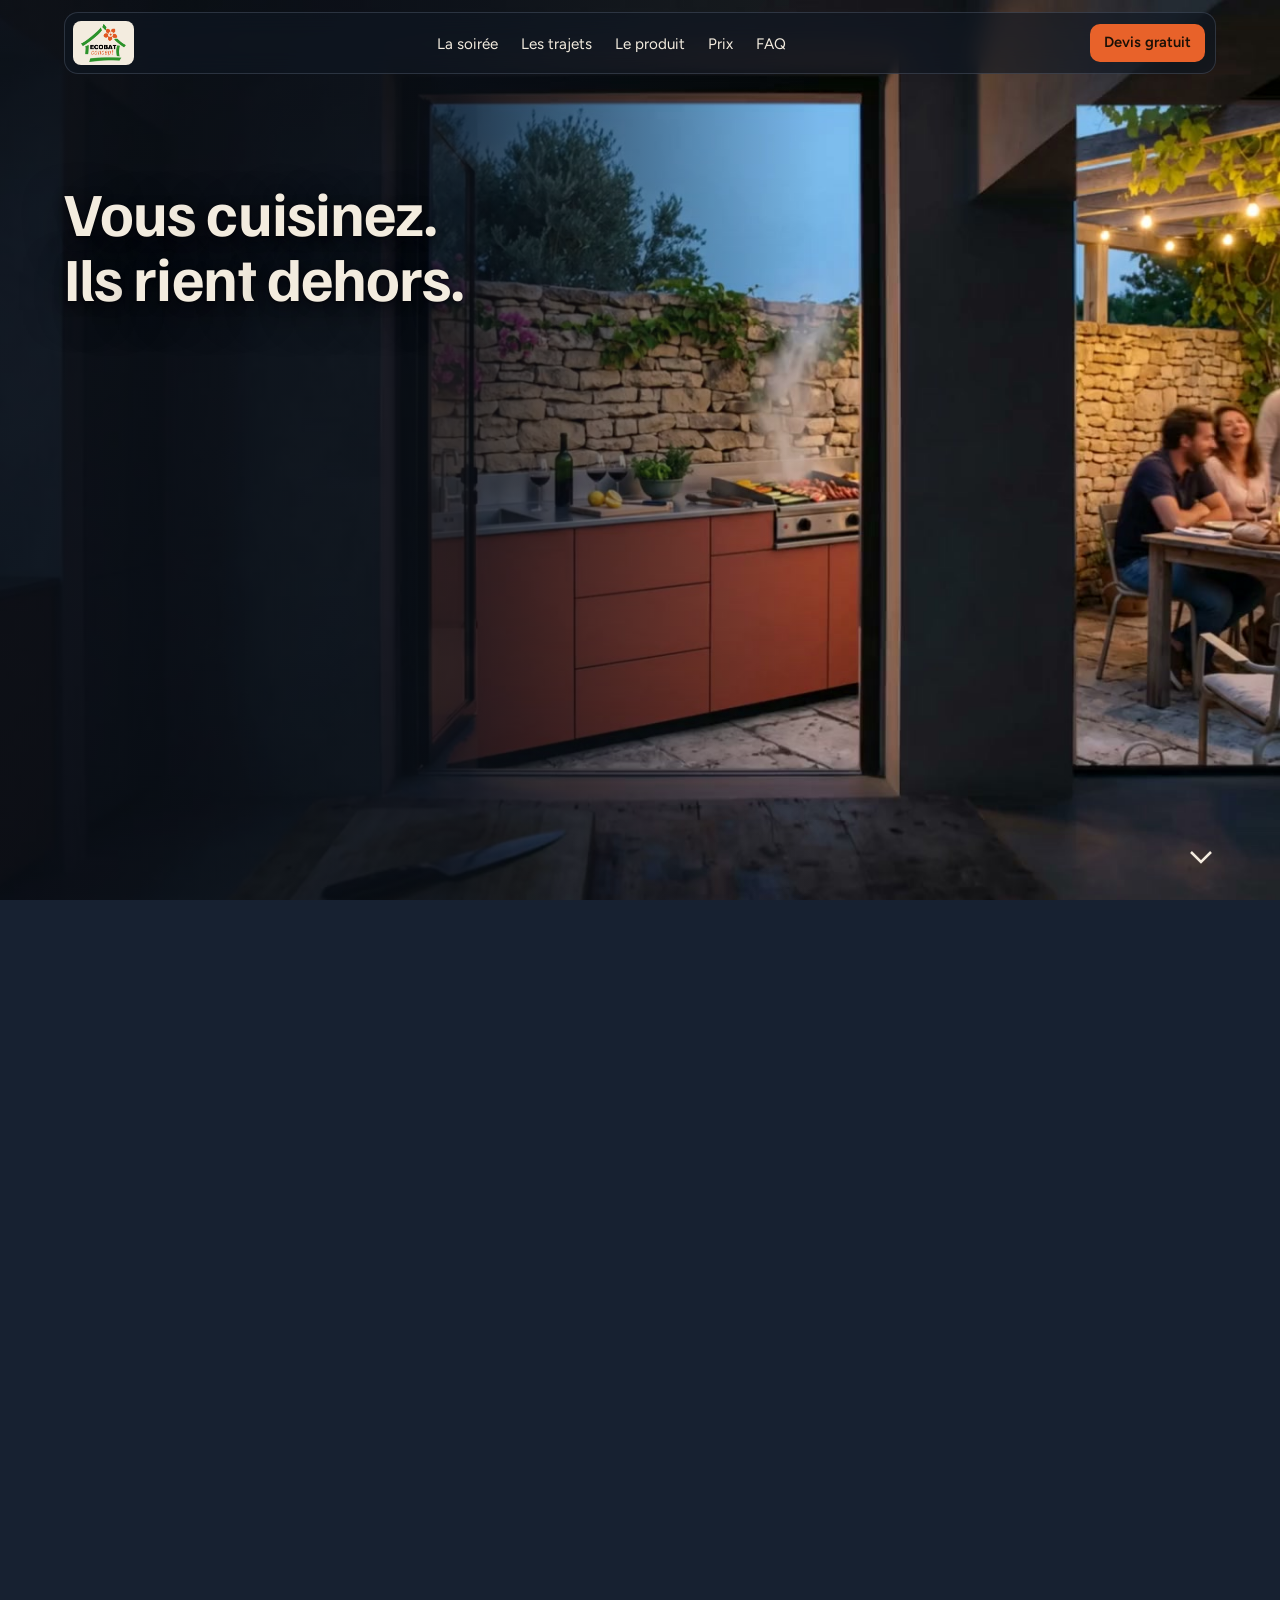
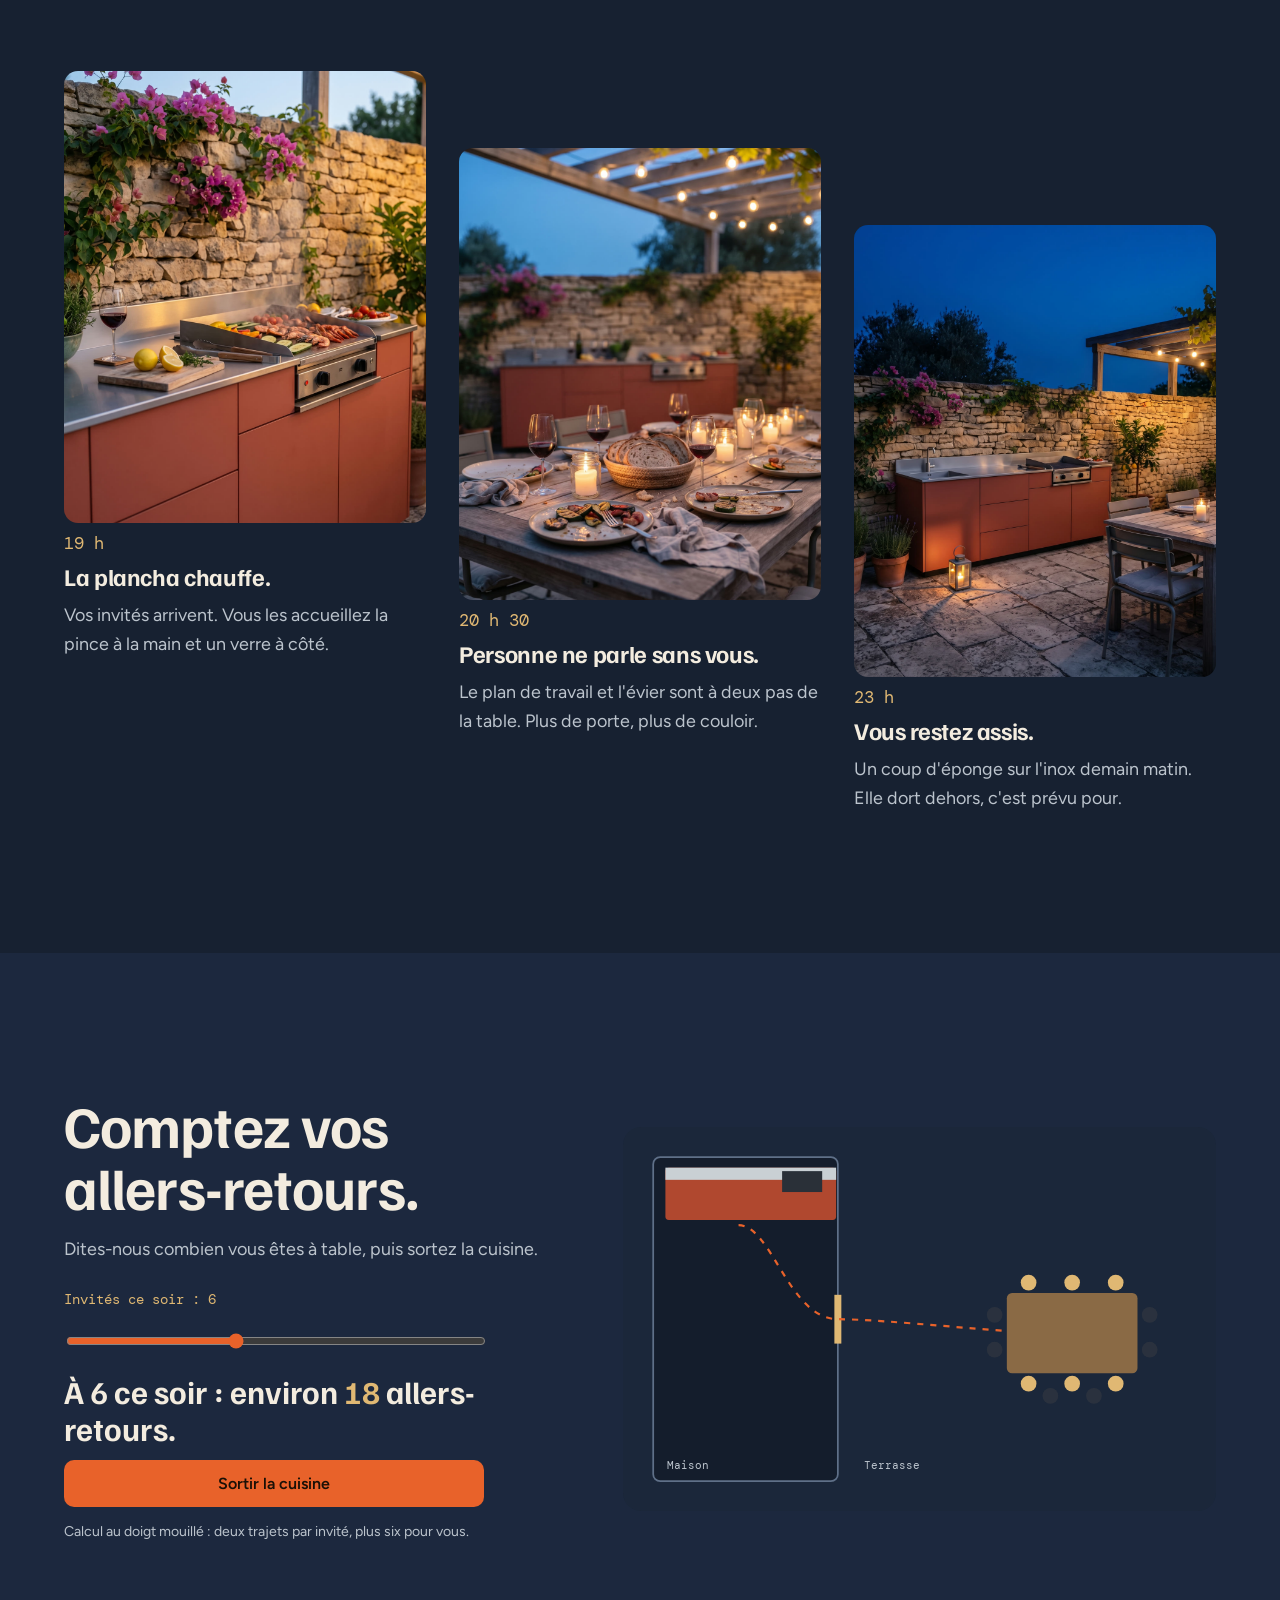
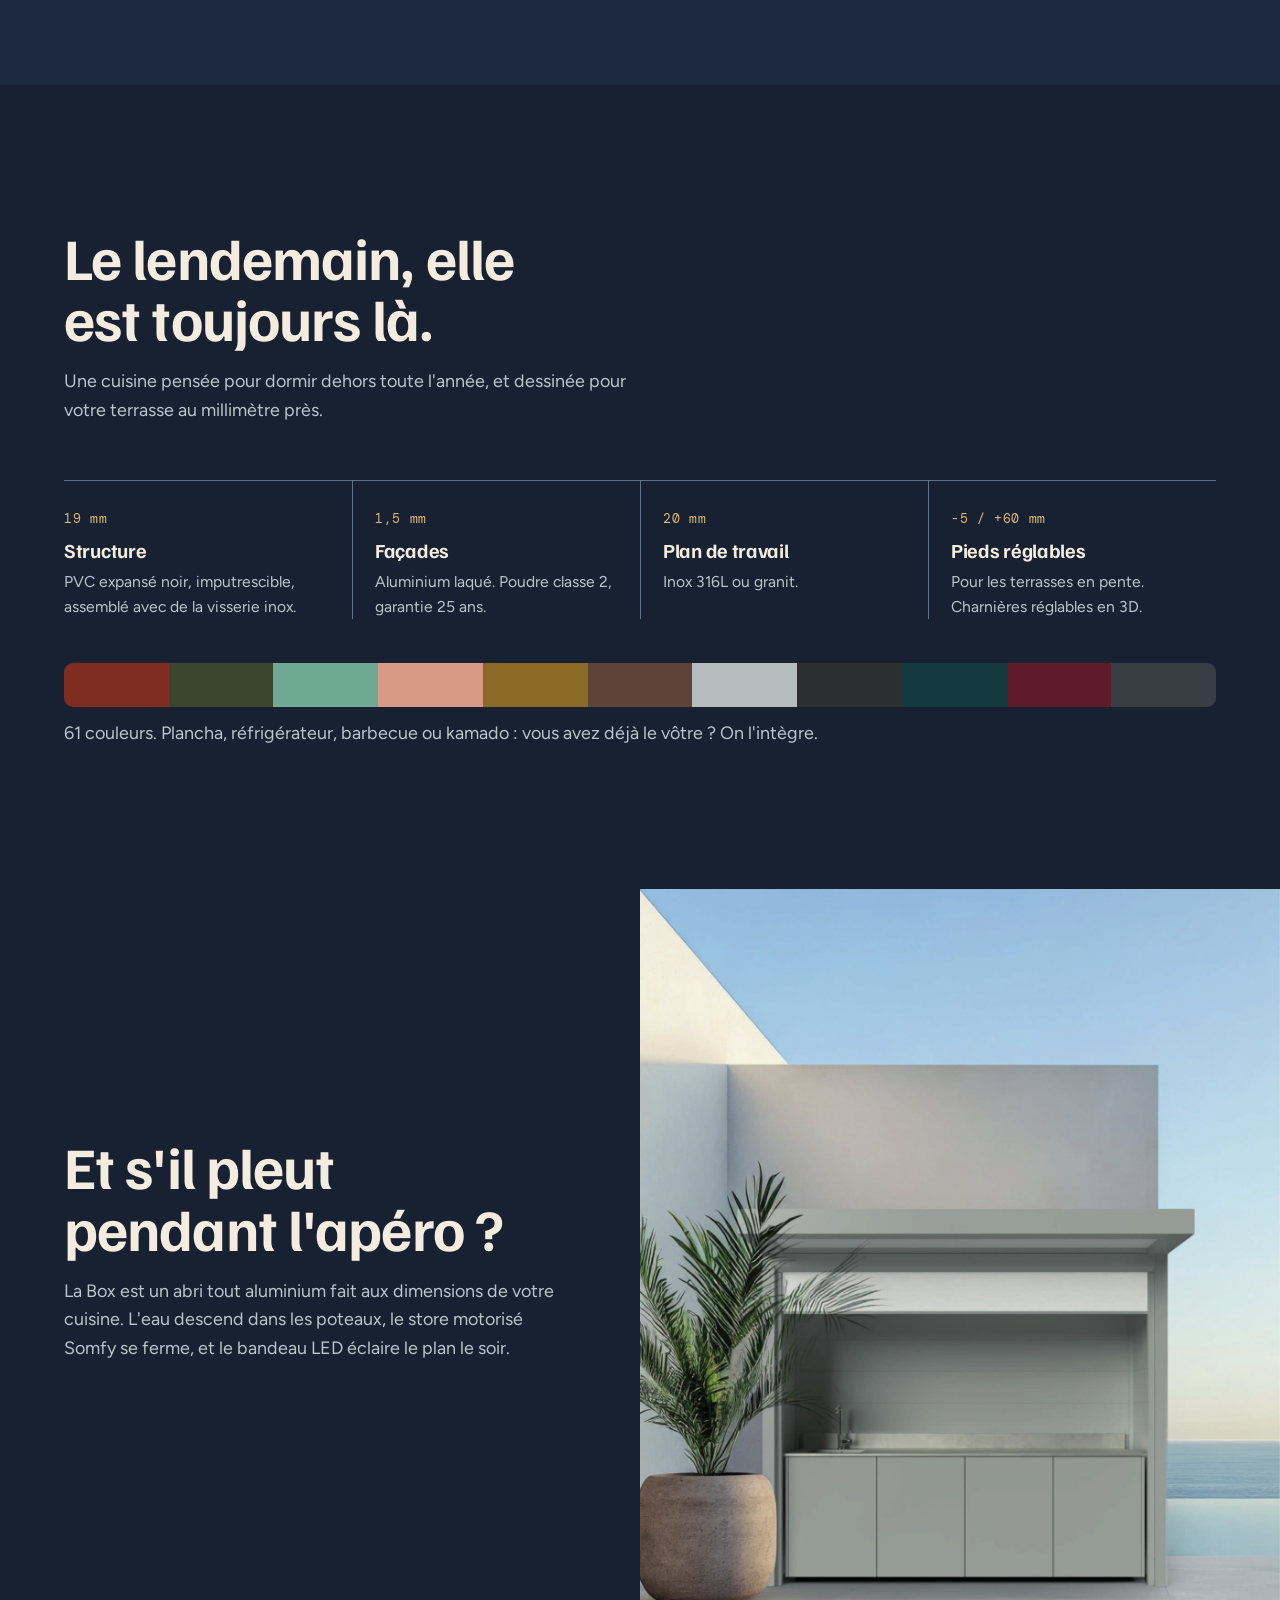
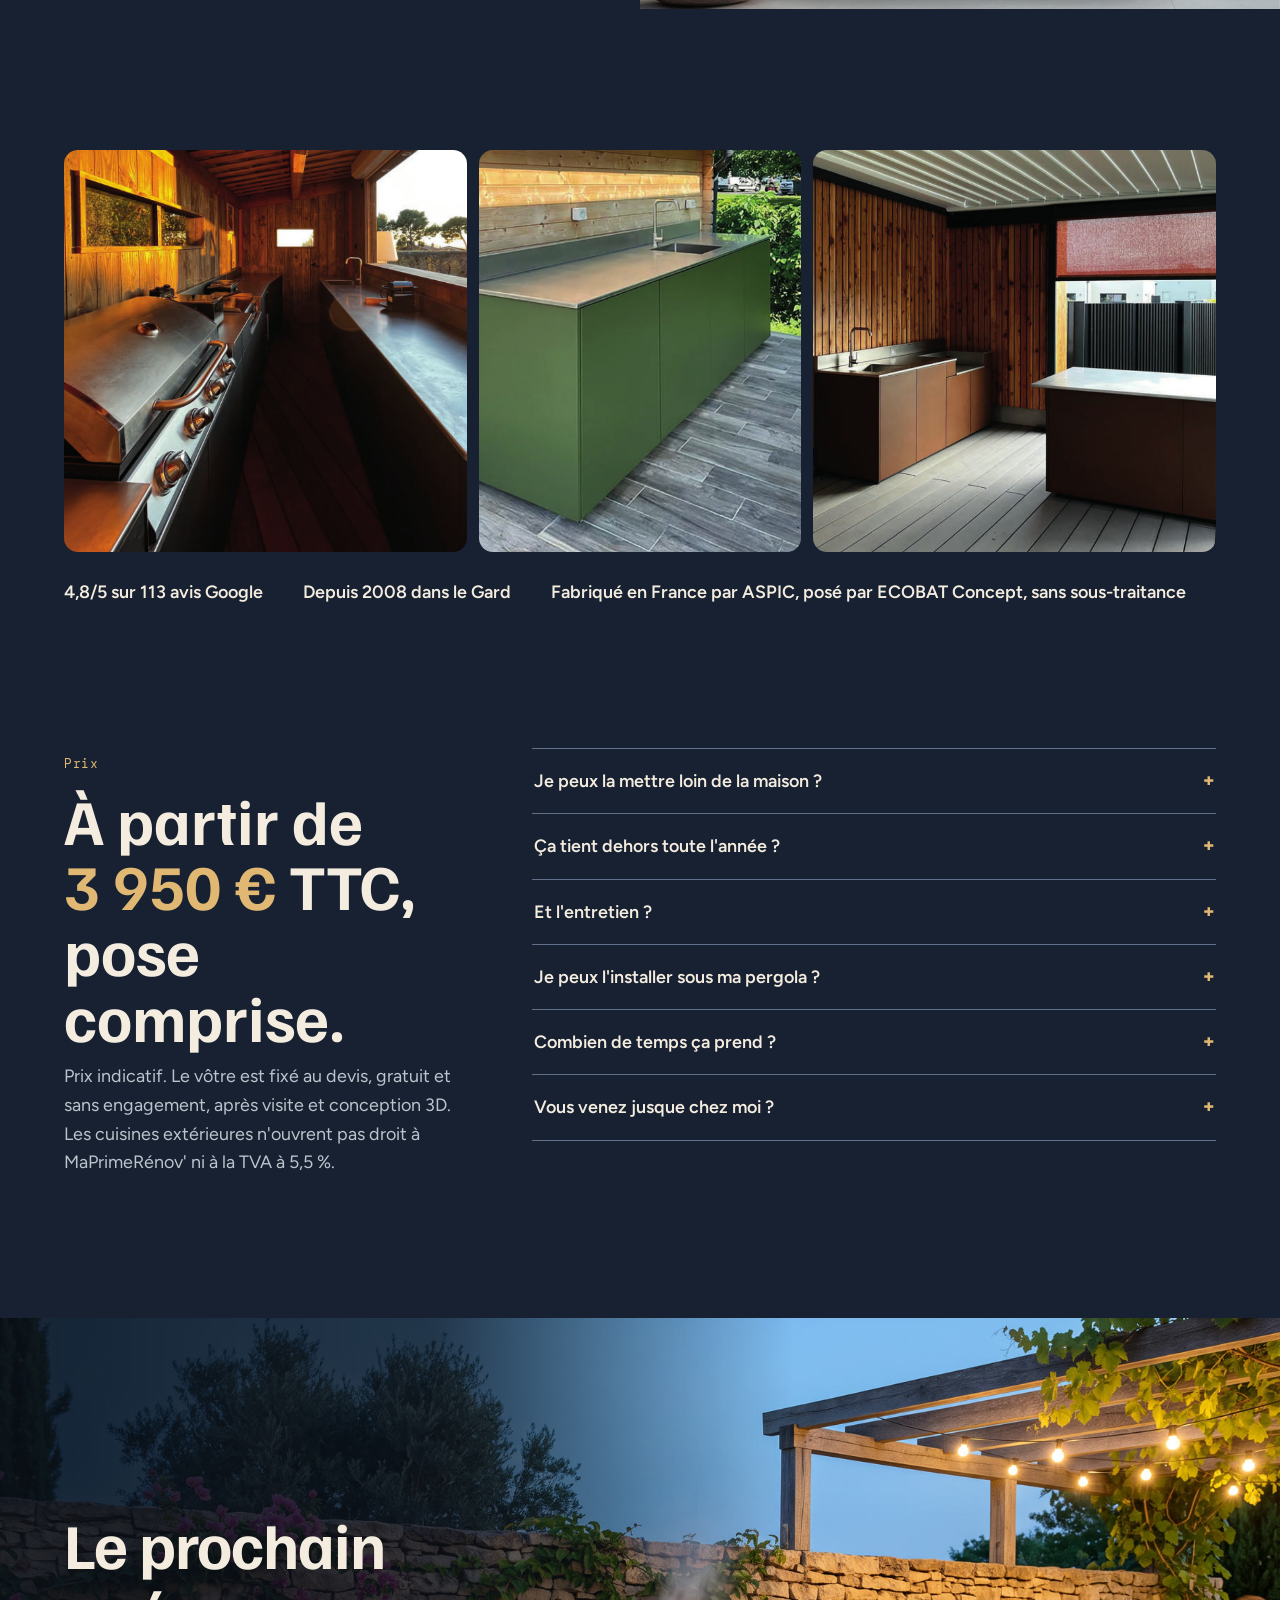
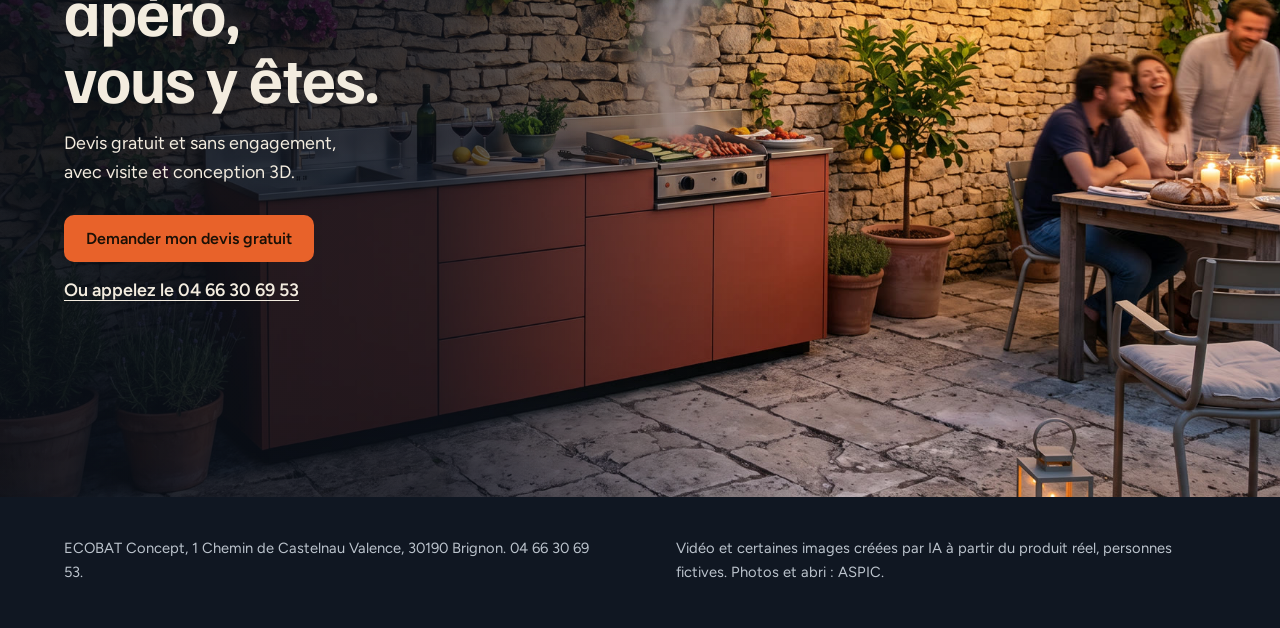
<file: apero/index.html>
<!doctype html>
<html lang="fr">
<head>
<meta charset="utf-8">
<meta name="viewport" content="width=device-width,initial-scale=1">
<meta name="robots" content="noindex, nofollow">
<title>Arrêtez de rater l'apéro | Cuisines extérieures ECOBAT Concept</title>
<meta name="description" content="Cuisinez dehors, avec vos invités. Cuisines extérieures sur mesure, fabriquées en France par ASPIC, posées dans le Gard par ECOBAT Concept. Devis gratuit.">
<meta name="theme-color" content="#172131">
<meta property="og:type" content="website">
<meta property="og:title" content="Arrêtez de rater l'apéro | ECOBAT Concept">
<meta property="og:description" content="Une cuisine sur mesure, dehors, avec vos invités.">
<!-- DEPLOY STEP: patch both URLs with the live address -->
<meta property="og:image" content="https://kof30190.github.io/ecobat-propositions-d8a4b3/apero/assets/hero-ending.jpg">
<meta property="og:url" content="https://kof30190.github.io/ecobat-propositions-d8a4b3/apero/">
<link rel="icon" href="data:image/svg+xml,%3Csvg xmlns='http://www.w3.org/2000/svg' viewBox='0 0 32 32'%3E%3Cg fill='%23e8622a'%3E%3Ccircle cx='16' cy='8' r='6'/%3E%3Ccircle cx='24' cy='14' r='6'/%3E%3Ccircle cx='21' cy='24' r='6'/%3E%3Ccircle cx='11' cy='24' r='6'/%3E%3Ccircle cx='8' cy='14' r='6'/%3E%3C/g%3E%3Ccircle cx='16' cy='17' r='4' fill='%23f3ecdf'/%3E%3C/svg%3E">
<link rel="preconnect" href="https://fonts.googleapis.com">
<link rel="preconnect" href="https://fonts.gstatic.com" crossorigin>
<link href="https://fonts.googleapis.com/css2?family=DM+Mono&family=Familjen+Grotesk:wght@600;700&family=Figtree:wght@400;600&display=swap" rel="stylesheet">
<style>
:root{
  --canvas:#172131;--panel:#22304a;--accent:#e8622a;--accent-hover:#f4793f;
  --text-secondary:#bcc4cd;--text-primary:#f3ecdf;--line:#5f7088;--stone:#e0b873;--terra:#b0482f;
  --ease:cubic-bezier(.22,.8,.24,1);--ease-soft:cubic-bezier(.45,.05,.25,1);
  --display:"Familjen Grotesk",system-ui,sans-serif;--body:"Figtree",system-ui,sans-serif;--mono:"DM Mono",ui-monospace,monospace;
  --tshadow:0 1px 2px rgba(5,5,10,.9),0 3px 12px rgba(5,5,10,.7),0 10px 40px rgba(5,5,10,.7);
  --gut:clamp(16px,5vw,72px);
  --sbg:linear-gradient(#172131 0%,#27446c 46%,#27446c00 56%),url("assets/hero-ending.jpg") 34% 100%/auto 52% no-repeat #27446c;
}
*{box-sizing:border-box}
html,body{overflow-x:hidden;overflow-x:clip}
html{scroll-behavior:smooth;scroll-padding-top:88px;-webkit-text-size-adjust:100%}
body{margin:0;background:var(--canvas);color:var(--text-primary);font:400 clamp(1rem,.96rem + .2vw,1.125rem)/1.6 var(--body);animation:pagein .9s var(--ease) both}
@keyframes pagein{from{opacity:0}to{opacity:1}}
img{display:block;max-width:100%;height:auto}
a{color:inherit}
h1,h2,h3{font-family:var(--display);font-weight:700;line-height:1.05;letter-spacing:-.015em;margin:0;text-wrap:balance}
p{margin:0}
:focus-visible{outline:2px solid var(--accent);outline-offset:3px;border-radius:4px}
.sr{position:absolute;width:1px;height:1px;overflow:hidden;clip:rect(0 0 0 0);white-space:nowrap}
.skip{position:fixed;left:16px;top:-60px;z-index:60;background:var(--text-primary);color:var(--canvas);padding:10px 14px;border-radius:8px;transition:top .25s var(--ease)}
.skip:focus{top:12px}
.label{font:400 .8rem/1.3 var(--mono);letter-spacing:.05em;color:var(--stone)}

.env{position:fixed;inset:0;z-index:-1;pointer-events:none;overflow:hidden;background:var(--canvas)}
.env i{position:absolute;inset:-20%;display:block}
.env .dusk{background:radial-gradient(60% 50% at 75% 15%,#2a4266 0%,transparent 70%),radial-gradient(50% 45% at 15% 80%,#1f3050 0%,transparent 70%);animation:drift 80s var(--ease-soft) infinite alternate;animation-delay:-24s}
.env .warm{background:radial-gradient(60% 45% at 30% 100%,#8a5a2c 0%,transparent 72%),radial-gradient(45% 38% at 85% 95%,#6e3f28 0%,transparent 70%);opacity:var(--warm,0);animation:drift 96s var(--ease-soft) infinite alternate-reverse;animation-delay:-40s}
.env .grain{inset:0;opacity:.06;background-image:url("data:image/svg+xml,%3Csvg xmlns='http://www.w3.org/2000/svg' width='180' height='180'%3E%3Cfilter id='n'%3E%3CfeTurbulence type='fractalNoise' baseFrequency='.9' numOctaves='2'/%3E%3C/filter%3E%3Crect width='180' height='180' filter='url(%23n)'/%3E%3C/svg%3E")}
@keyframes drift{from{transform:translate3d(-2%,-1%,0) scale(1)}to{transform:translate3d(2%,2%,0) scale(1.06)}}
body.paused *,body.paused *::before,body.paused *::after{animation-play-state:paused!important}

.nav{position:fixed;z-index:50;top:12px;left:var(--gut);right:var(--gut);display:flex;align-items:center;justify-content:space-between;gap:16px;padding:8px 10px 8px 8px;background:rgba(16,23,34,.62);border:1px solid rgba(150,165,190,.22);border-radius:14px;backdrop-filter:blur(12px);-webkit-backdrop-filter:blur(12px)}
.brand{display:flex;background:var(--text-primary);border-radius:8px;padding:3px 8px}
.brand img{height:38px;width:auto}
.nav ul{display:flex;gap:clamp(12px,1.8vw,26px);list-style:none;margin:0;padding:0}
.nav ul a{text-decoration:none;font-size:.95rem;transition:color .3s var(--ease)}
.nav ul a:hover{color:var(--stone)}
.btn{display:inline-flex;align-items:center;justify-content:center;font:600 1rem/1.2 var(--body);padding:14px 22px;border-radius:10px;background:var(--accent);color:#1a1006;text-decoration:none;border:0;cursor:pointer;transition:background .3s var(--ease),transform .3s var(--ease)}
.btn:hover{background:var(--accent-hover);transform:translateY(-2px)}
.btn.small{padding:10px 14px;font-size:.92rem}
@media (pointer:coarse){.btn{min-height:44px}.nav ul a{display:inline-flex;align-items:center;min-height:44px}}
@media (max-width:960px){.nav ul{display:none}}

.hero{position:relative;height:500vh}
.stage{position:sticky;top:0;height:100vh;height:100svh;overflow:hidden;background:#10161f}
.stage video,.poster,.poster-end{position:absolute;inset:0;width:100%;height:100%}
.poster,.poster-end{background-size:cover;background-position:center}
.poster-end{opacity:0;transition:opacity 1.1s var(--ease-soft)}
.video-failed.late .poster-end{opacity:1}
.stage video{object-fit:cover;opacity:0;transition:opacity .8s var(--ease);will-change:transform;transform:translateZ(0)}
.video-ready video{opacity:1}
.band{--bt:clamp(112px,20vh,200px);position:absolute;left:var(--gut);top:var(--bt);width:min(34vw,470px);min-width:280px;opacity:0;visibility:hidden;isolation:isolate;text-shadow:var(--tshadow)}
.band::before{content:"";position:absolute;left:calc(-1*var(--gut));top:calc(-1*var(--bt));width:100vw;height:100vh;pointer-events:none;z-index:-1;opacity:calc(.25 + .75*var(--k,1));background:linear-gradient(90deg,rgba(11,16,25,.8) 0%,rgba(11,16,25,.74) 36%,rgba(11,16,25,0) 64%)}
.focus::before{background:linear-gradient(90deg,rgba(11,16,25,.88) 0%,rgba(11,16,25,.84) 37%,rgba(11,16,25,0) 66%)}
.band h1,.band h2{font-size:clamp(2.5rem,4.8vw,4.5rem)}
.band p{font-size:clamp(1.05rem,1.4vw,1.3rem);margin-top:.7em;opacity:clamp(0,(var(--k,1) - .5)*3,1)}
.w{display:inline-block;white-space:nowrap}
.depth .w{--kc:clamp(0,(var(--k,0) - var(--th,0))*2.6,1);opacity:var(--kc);transform:scale(calc(1.14 - .14*var(--kc)))}
.slide .w{--kc:clamp(0,(var(--k,0) - var(--th,0))*2.6,1);opacity:var(--kc);transform:translateX(calc((1 - var(--kc))*-46px))}
.focus h2{display:grid}
.focus h2>span{grid-area:1/1}
.focus .soft{filter:blur(10px);opacity:calc(.8*(1 - var(--k,0)))}
.focus .sharp{opacity:var(--k,0)}
.band.top{--bt:clamp(90px,12vh,120px);width:min(980px,calc(100vw - 2*var(--gut)))}
.band.top::before{height:56vh;width:100vw;background:linear-gradient(to bottom,rgba(11,16,25,.8) 0%,rgba(11,16,25,.72) 60%,rgba(11,16,25,0) 100%)}
.top h2{font-size:clamp(2.5rem,5.2vw,4.8rem)}
.top .w{--kc:clamp(0,(var(--k,0) - var(--th,0))*3,1);opacity:var(--kc);transform:translateY(calc((1 - var(--kc))*30px))}
.top .row{display:flex;flex-wrap:wrap;gap:12px 26px;align-items:center;margin-top:.9em}
.top p{margin:0;max-width:46ch;--ks:clamp(0,(var(--k,0) - .62)*4,1);opacity:var(--ks)}
.top .btn{text-shadow:none;--kb:clamp(0,(var(--k,0) - .78)*5,1);opacity:var(--kb)}
.ring{position:absolute;right:var(--gut);bottom:28px;width:44px;height:44px;color:var(--text-primary);transform:rotate(-90deg);transition:opacity .6s var(--ease)}
.ring circle:first-child{opacity:.25}
.video-ready .ring{opacity:0}
.chev{position:absolute;right:var(--gut);bottom:28px;width:30px;height:30px;color:var(--text-primary)}
.static-copy{display:none}

@media (max-width: 720px){.hero{height:auto}.stage{position:relative;height:auto;min-height:100svh;background:var(--sbg)}.stage>:not(.static-copy){display:none}.static-copy{display:block}}
@media (orientation: portrait) and (max-width: 1024px){.hero{height:auto}.stage{position:relative;height:auto;min-height:100svh;background:var(--sbg)}.stage>:not(.static-copy){display:none}.static-copy{display:block}}
@media (orientation: portrait) and (pointer: coarse){.hero{height:auto}.stage{position:relative;height:auto;min-height:100svh;background:var(--sbg)}.stage>:not(.static-copy){display:none}.static-copy{display:block}}
@media (orientation: landscape) and (pointer: coarse) and (max-height: 560px){.hero{height:auto}.stage{position:relative;height:auto;min-height:100svh;background:linear-gradient(90deg,#172131 44%,#17213100 68%),url("assets/hero-ending.jpg") 100% 60%/cover no-repeat #172131}.stage>:not(.static-copy){display:none}.static-copy{display:block}}
@media (prefers-reduced-motion: reduce){.hero{height:auto}.stage{position:relative;height:auto;min-height:100svh;background:linear-gradient(to bottom,rgba(11,16,25,.82) 0%,rgba(11,16,25,.74) 44%,rgba(11,16,25,0) 66%),url("assets/hero-ending.jpg") center/cover no-repeat #172131}.stage>:not(.static-copy){display:none}.static-copy{display:block}}
.static-copy{padding:clamp(100px,14vh,150px) var(--gut) 50vh}
.static-copy h1{font-size:clamp(2.6rem,10vw,4.6rem)}
.static-copy p{margin:.8em 0 1.3em;max-width:36ch}
@media (orientation: landscape) and (pointer: coarse) and (max-height: 560px){.static-copy{padding:84px var(--gut) 24px;max-width:56%}.static-copy h1{font-size:2.2rem}.static-copy p{font-size:.95rem;margin:.5em 0 .9em}}

section.s{padding:clamp(72px,11vw,150px) var(--gut);position:relative}
.wrap{max-width:1240px;margin:0 auto}
.s h2{font-size:clamp(2.1rem,4.6vw,3.9rem);max-width:18ch}
.lede{color:var(--text-secondary);margin-top:1em;max-width:54ch}

.rv>*{opacity:0;transform:translateY(22px);transition:opacity .85s var(--ease),transform .85s var(--ease)}
.rv.in>*{opacity:1;transform:none}
.rv.in>:nth-child(2){transition-delay:.1s}.rv.in>:nth-child(3){transition-delay:.2s}.rv.in>:nth-child(4){transition-delay:.3s}
.rv.done.in>:nth-child(n){transition-delay:0s}

/* The evening, told by the clock */
.hours{position:relative;display:grid;grid-template-columns:repeat(3,minmax(0,1fr));gap:clamp(16px,2.6vw,34px);margin-top:clamp(36px,5vw,60px)}
.hour{display:grid;gap:12px;align-content:start}
.hour:nth-child(2){margin-top:clamp(0px,6vw,84px)}
.hour:nth-child(3){margin-top:clamp(0px,12vw,168px)}
.hour figure{margin:0;border-radius:14px;overflow:hidden}
.hour img{width:100%;aspect-ratio:4/5;object-fit:cover;transition:transform 1.2s var(--ease)}
.hour:hover img{transform:scale(1.04)}
.hour time{font:400 1.05rem/1 var(--mono);color:var(--stone)}
.hour h3{font-size:1.5rem}
.hour p{color:var(--text-secondary)}
@media (max-width:760px){.hours{grid-template-columns:1fr}.hour:nth-child(n){margin-top:0}.hour img{aspect-ratio:3/2}}

/* The interactive moment */
.plan-s{background:rgba(34,48,74,.55)}
.plan-s .wrap{display:grid;grid-template-columns:minmax(0,5fr) minmax(0,6fr);gap:clamp(28px,5vw,72px);align-items:center}
.ctl{margin-top:26px;display:grid;gap:14px;max-width:420px}
.ctl label{font:400 .9rem/1.3 var(--mono);color:var(--stone)}
.ctl input{width:100%;accent-color:var(--accent);height:32px}
.count{font:700 clamp(1.4rem,2.6vw,2rem)/1.15 var(--display)}
.count b{color:var(--stone);font-weight:700}
.note{font-size:.88rem;color:var(--text-secondary)}
.plan{background:#1b273a;border-radius:18px;padding:clamp(8px,2vw,18px)}
.plan svg{width:100%;height:auto;display:block}
.plan text{font:400 13px var(--mono);fill:var(--text-secondary)}
.plan .route{stroke:var(--accent);stroke-width:2.5;stroke-dasharray:7 8;fill:none;transition:opacity .7s var(--ease)}
.vis .plan .route{animation:walk 2.6s linear infinite;animation-delay:-1.2s}
@keyframes walk{to{stroke-dashoffset:-30}}
.plan .kit{transition:transform .9s var(--ease)}
.out .plan .kit,.pinned .plan .kit{transform:translate(0,0)}
.plan .kit{transform:translate(-238px,0)}
.out .plan .route,.pinned .plan .route{opacity:0}
.guest{fill:var(--stone);transition:opacity .4s var(--ease)}

/* Built for after the party */
.spec{display:grid;grid-template-columns:repeat(4,minmax(0,1fr));gap:0;margin-top:clamp(32px,5vw,56px);border-top:1px solid var(--line)}
.spec div{padding:22px 22px 0 0}
.spec div+div{padding-left:22px;border-left:1px solid var(--line)}
.spec h3{font-size:1.25rem;margin:8px 0}
.spec p{color:var(--text-secondary);font-size:.98rem}
.palette{display:flex;gap:0;margin-top:44px;height:44px;border-radius:9px;overflow:hidden}
.palette i{flex:1;transition:flex .5s var(--ease)}
.palette i:hover{flex:2.4}
.spec-note{margin-top:12px;color:var(--text-secondary)}
@media (max-width:860px){.spec{grid-template-columns:1fr 1fr}.spec div:nth-child(3){padding-left:0;border-left:0}}
@media (max-width:460px){.spec{grid-template-columns:1fr}.spec div+div{padding-left:0;border-left:0}}

/* Box */
.box{padding:0!important}
.box .wrap{max-width:none;display:grid;grid-template-columns:minmax(0,1fr) minmax(0,1fr)}
.box figure{margin:0;order:2}
.box img{width:100%;height:100%;object-fit:cover;object-position:60% 80%;max-height:720px}
.box .text{padding:clamp(40px,8vw,110px) var(--gut);align-self:center}
@media (max-width:860px){.box .wrap{grid-template-columns:1fr}.box img{aspect-ratio:4/3}}

/* Trust */
.real{padding-bottom:0!important}
.strip{display:grid;grid-template-columns:5fr 4fr 5fr;gap:12px}
.strip figure{margin:0;border-radius:14px;overflow:hidden}
.strip img{width:100%;height:100%;object-fit:cover;aspect-ratio:1}
.facts{display:flex;flex-wrap:wrap;gap:12px 40px;margin-top:26px}
.facts span{font-weight:600}
@media (max-width:760px){.strip{grid-template-columns:1fr 1fr}.strip figure:first-child{grid-column:1/3}.strip figure:first-child img{aspect-ratio:3/2}}

/* Price, FAQ */
.pf .wrap{display:grid;grid-template-columns:minmax(0,4fr) minmax(0,7fr);gap:clamp(32px,6vw,90px);align-items:start}
.price{position:sticky;top:120px}
.price strong{display:block;font:700 clamp(2.4rem,5vw,4.1rem)/1.03 var(--display);margin:10px 0 12px}
.price .amount{color:var(--stone)}
.price p{color:var(--text-secondary);max-width:38ch}
.faq{list-style:none;margin:0;padding:0}
.faq li{border-top:1px solid var(--line)}
.faq li:last-child{border-bottom:1px solid var(--line)}
.faq button{width:100%;display:flex;justify-content:space-between;gap:20px;align-items:baseline;text-align:left;background:none;border:0;color:inherit;font:600 1.12rem/1.3 var(--body);padding:20px 2px;cursor:pointer;min-height:44px}
.faq .plus{flex:none;font-family:var(--mono);color:var(--stone);transition:transform .4s var(--ease)}
.faq button[aria-expanded=true] .plus{transform:rotate(45deg)}
.faq .a{display:grid;grid-template-rows:0fr;transition:grid-template-rows .45s var(--ease)}
.faq .a>div{overflow:hidden}
.faq .a p{padding:0 2px 22px;color:var(--text-secondary);max-width:60ch}
.faq button[aria-expanded=true]+.a{grid-template-rows:1fr}
@media (max-width:860px){.pf .wrap,.plan-s .wrap{grid-template-columns:1fr}.price{position:static}}

.final{padding:clamp(100px,15vw,210px) var(--gut);background:linear-gradient(90deg,rgba(11,16,25,.86) 0%,rgba(11,16,25,.76) 34%,rgba(11,16,25,0) 62%),url("assets/hero-ending.jpg") 50% 70%/cover no-repeat #172131}
.final h2{font-size:clamp(2.6rem,5vw,4.6rem);max-width:12ch}
.final p{margin:1em 0 1.6em;max-width:28ch}
.final .row{display:flex;flex-direction:column;gap:14px;align-items:flex-start}
.final .tel{font-weight:600;text-underline-offset:4px}
.vis .final-pulse{animation:pulse 5s var(--ease-soft) infinite;animation-delay:-1.2s}
@keyframes pulse{50%{box-shadow:0 0 0 14px #e8622a00}0%,100%{box-shadow:0 0 0 0 #e8622a55}}
@media (max-width:760px){.final{background:linear-gradient(#172131 62%,#17213100 72%),url("assets/hero-ending.jpg") 34% 100%/auto 38% no-repeat #172131;padding-bottom:80vw}}

footer{padding:40px var(--gut) 44px;background:#101722;color:var(--text-secondary);font-size:.92rem}
footer .wrap{display:flex;flex-wrap:wrap;gap:12px 40px;justify-content:space-between}
footer p{max-width:60ch}

@media (max-height:560px){.ring,.chev{display:none}}
@media (prefers-reduced-motion: reduce){
  html{scroll-behavior:auto}
  *,*::before,*::after{animation:none!important;transition:none!important;transition-delay:0s!important}
  .rv>*{opacity:1;transform:none}
}
</style>
</head>
<body>
<a class="skip" href="#main">Aller au contenu</a>
<div class="env" aria-hidden="true"><i class="dusk"></i><i class="warm"></i><i class="grain"></i></div>

<nav class="nav" aria-label="Navigation principale">
  <a class="brand" href="#main" aria-label="ECOBAT Concept, retour en haut"><img src="assets/logo-ecobat.png" alt="ECOBAT Concept" width="178" height="151"></a>
  <ul>
    <li><a href="#soiree">La soirée</a></li>
    <li><a href="#trajets">Les trajets</a></li>
    <li><a href="#solide">Le produit</a></li>
    <li><a href="#prix">Prix</a></li>
    <li><a href="#faq">FAQ</a></li>
  </ul>
  <a class="btn small" href="https://ecobat-concept.fr/contact">Devis gratuit</a>
</nav>

<main id="main" tabindex="-1">
<section class="hero" id="hero" aria-label="Arrêtez de rater l'apéro">
  <div class="stage" id="stage">
    <div class="poster"></div>
    <div class="poster-end"></div>
    <video id="video" preload="none" muted playsinline aria-hidden="true" tabindex="-1"></video>

    <div class="band depth" data-a="0" data-b=".22"><h1 data-split data-br="2">Vous cuisinez. Ils rient dehors.</h1></div>
    <div class="band slide" data-a=".25" data-b=".47" data-ramp=".05">
      <h2 data-split>Encore un aller-retour.</h2>
      <p>Les plats, les verres, la porte.</p>
    </div>
    <div class="band focus" data-a=".50" data-b=".70" data-ramp=".05">
      <h2><span class="sr">Et si la cuisine sortait aussi ?</span><span class="soft" aria-hidden="true">Et si la cuisine sortait aussi ?</span><span class="sharp" aria-hidden="true">Et si la cuisine sortait aussi ?</span></h2>
    </div>
    <div class="band top" data-a=".74" data-b="1" data-ramp=".15">
      <h2 data-split>Arrêtez de rater l'apéro.</h2>
      <div class="row">
        <p>Une cuisine sur mesure, dehors, avec vos invités. Fabriquée en France, posée dans le Gard.</p>
        <a class="btn" href="https://ecobat-concept.fr/contact">Demander mon devis gratuit</a>
      </div>
    </div>

    <svg class="ring" id="ring" viewBox="0 0 48 48" aria-hidden="true">
      <circle cx="24" cy="24" r="20" fill="none" stroke="currentColor" stroke-width="3"/>
      <circle cx="24" cy="24" r="20" fill="none" stroke="currentColor" stroke-width="3" stroke-dasharray="126" style="stroke-dashoffset:var(--ld,126)"/>
    </svg>

    <div class="static-copy">
      <h1>Arrêtez de rater l'apéro.</h1>
      <p>Une cuisine sur mesure, dehors, avec vos invités. Fabriquée en France, posée dans le Gard.</p>
      <a class="btn" href="https://ecobat-concept.fr/contact">Demander mon devis gratuit</a>
    </div>
  </div>
</section>

<section class="s" id="soiree">
  <div class="wrap">
    <div class="rv">
      <h2>Une soirée, sans rentrer.</h2>
      <p class="lede">Celui qui cuisine fait enfin partie du dîner.</p>
    </div>
    <div class="hours rv">
      <article class="hour"><figure><img src="assets/h19.jpg" alt="Légumes et crevettes qui commencent à griller sur la plancha" width="1200" height="1500" loading="lazy"></figure><time>19 h</time><h3>La plancha chauffe.</h3><p>Vos invités arrivent. Vous les accueillez la pince à la main et un verre à côté.</p></article>
      <article class="hour"><figure><img src="assets/h20.jpg" alt="Table du dîner sous la pergola, avec bougies et pain" width="1200" height="1500" loading="lazy"></figure><time>20 h 30</time><h3>Personne ne parle sans vous.</h3><p>Le plan de travail et l'évier sont à deux pas de la table. Plus de porte, plus de couloir.</p></article>
      <article class="hour"><figure><img src="assets/h23.jpg" alt="La cuisine propre et fermée, tard le soir, sous les guirlandes" width="1200" height="1500" loading="lazy"></figure><time>23 h</time><h3>Vous restez assis.</h3><p>Un coup d'éponge sur l'inox demain matin. Elle dort dehors, c'est prévu pour.</p></article>
    </div>
  </div>
</section>

<section class="s plan-s" id="trajets">
  <div class="wrap">
    <div class="rv" id="planText">
      <h2>Comptez vos allers-retours.</h2>
      <p class="lede">Dites-nous combien vous êtes à table, puis sortez la cuisine.</p>
      <div class="ctl">
        <label for="guests">Invités ce soir : <span id="gv">6</span></label>
        <input id="guests" type="range" min="2" max="12" value="6">
        <p class="count" id="count" aria-live="polite"></p>
        <button class="btn" id="out" type="button" aria-pressed="false">Sortir la cuisine</button>
        <p class="note">Calcul au doigt mouillé : deux trajets par invité, plus six pour vous.</p>
      </div>
    </div>
    <div class="plan" id="plan">
      <svg viewBox="0 0 640 400" role="img" aria-label="Plan vu de dessus de la maison, de la terrasse et de la table">
        <rect x="14" y="14" width="212" height="372" rx="8" fill="#141d2c" stroke="#5f7088" stroke-width="2"/>
        <text x="30" y="372">Maison</text>
        <rect x="222" y="172" width="8" height="56" fill="#e0b873"/>
        <text x="256" y="372">Terrasse</text>
        <path class="route" id="route" d="M112 92 C150 92 170 200 226 200 S420 216 470 216"/>
        <g class="kit">
          <rect x="266" y="26" width="196" height="60" rx="4" fill="#b0482f"/>
          <rect x="266" y="26" width="196" height="14" fill="#c9d0d4"/>
          <rect x="400" y="30" width="46" height="24" fill="#2a3038"/>
        </g>
        <rect x="420" y="170" width="150" height="92" rx="6" fill="#8a6a45"/>
        <g id="gs"></g>
      </svg>
    </div>
  </div>
</section>

<section class="s" id="solide">
  <div class="wrap">
    <div class="rv">
      <h2>Le lendemain, elle est toujours là.</h2>
      <p class="lede">Une cuisine pensée pour dormir dehors toute l'année, et dessinée pour votre terrasse au millimètre près.</p>
    </div>
    <div class="spec rv">
      <div><span class="label">19 mm</span><h3>Structure</h3><p>PVC expansé noir, imputrescible, assemblé avec de la visserie inox.</p></div>
      <div><span class="label">1,5 mm</span><h3>Façades</h3><p>Aluminium laqué. Poudre classe 2, garantie 25 ans.</p></div>
      <div><span class="label">20 mm</span><h3>Plan de travail</h3><p>Inox 316L ou granit.</p></div>
      <div><span class="label">-5 / +60 mm</span><h3>Pieds réglables</h3><p>Pour les terrasses en pente. Charnières réglables en 3D.</p></div>
    </div>
    <div class="palette" aria-hidden="true"><i style="background:#7f2d20"></i><i style="background:#3b4630"></i><i style="background:#6fa893"></i><i style="background:#d99a85"></i><i style="background:#8a6a24"></i><i style="background:#5e4438"></i><i style="background:#b4bcbd"></i><i style="background:#2d2e30"></i><i style="background:#123a3f"></i><i style="background:#5f1a2a"></i><i style="background:#373f44"></i></div>
    <p class="spec-note">61 couleurs. Plancha, réfrigérateur, barbecue ou kamado : vous avez déjà le vôtre ? On l'intègre.</p>
  </div>
</section>

<section class="s box" id="box">
  <div class="wrap">
    <figure><img src="assets/box.jpg" alt="La Box Aspic, abri en aluminium autour d'une cuisine extérieure" width="1400" height="1608" loading="lazy"></figure>
    <div class="text rv">
      <h2>Et s'il pleut pendant l'apéro ?</h2>
      <p class="lede">La Box est un abri tout aluminium fait aux dimensions de votre cuisine. L'eau descend dans les poteaux, le store motorisé Somfy se ferme, et le bandeau LED éclaire le plan le soir.</p>
    </div>
  </div>
</section>

<section class="s real" id="realisations">
  <div class="wrap">
    <div class="strip rv">
      <figure><img src="assets/photo-bois.jpg" alt="Cuisine extérieure en inox dans un abri en bois, au coucher du soleil" width="820" height="775" loading="lazy"></figure>
      <figure><img src="assets/photo-vert.jpg" alt="Cuisine extérieure vert mousse avec plan en inox" width="820" height="775" loading="lazy"></figure>
      <figure><img src="assets/photo-pergola.jpg" alt="Cuisine et îlot sous une pergola" width="820" height="775" loading="lazy"></figure>
    </div>
    <div class="facts"><span>4,8/5 sur 113 avis Google</span><span>Depuis 2008 dans le Gard</span><span>Fabriqué en France par ASPIC, posé par ECOBAT Concept, sans sous-traitance</span></div>
  </div>
</section>

<section class="s pf" id="prix">
  <div class="wrap">
    <div class="price rv">
      <span class="label">Prix</span>
      <strong>À partir de <span class="amount">3&nbsp;950&nbsp;€</span> TTC, pose comprise.</strong>
      <p>Prix indicatif. Le vôtre est fixé au devis, gratuit et sans engagement, après visite et conception 3D. Les cuisines extérieures n'ouvrent pas droit à MaPrimeRénov' ni à la TVA à 5,5 %.</p>
    </div>
    <ul class="faq" id="faq">
      <li><button aria-expanded="false">Je peux la mettre loin de la maison ?<span class="plus" aria-hidden="true">+</span></button><div class="a"><div><p>Oui. La visite sert à ça : on regarde votre terrasse, la table, l'arrivée d'eau et d'électricité, puis on dessine en 3D.</p></div></div></li>
      <li><button aria-expanded="false">Ça tient dehors toute l'année ?<span class="plus" aria-hidden="true">+</span></button><div class="a"><div><p>Oui. La structure est imputrescible, les façades sont en aluminium laqué, le plan en inox 316L ou en granit, la visserie en inox.</p></div></div></li>
      <li><button aria-expanded="false">Et l'entretien ?<span class="plus" aria-hidden="true">+</span></button><div class="a"><div><p>Un nettoyage à l'eau savonneuse et une vérification annuelle des joints et de la robinetterie suffisent. En hiver, une housse pour l'électroménager prolonge sa durée de vie.</p></div></div></li>
      <li><button aria-expanded="false">Je peux l'installer sous ma pergola ?<span class="plus" aria-hidden="true">+</span></button><div class="a"><div><p>Oui. Si la pergola peut l'accueillir, l'intégration est directe. Sinon, nos équipes regardent les adaptations nécessaires.</p></div></div></li>
      <li><button aria-expanded="false">Combien de temps ça prend ?<span class="plus" aria-hidden="true">+</span></button><div class="a"><div><p>En général 4 à 10 semaines entre la validation du devis et la fin de la pose.</p></div></div></li>
      <li><button aria-expanded="false">Vous venez jusque chez moi ?<span class="plus" aria-hidden="true">+</span></button><div class="a"><div><p>Nous intervenons dans tout le Gard : Nîmes, Alès, Uzès, Anduze et les communes autour. La visite, la pose et le SAV sont faits par nos équipes.</p></div></div></li>
    </ul>
  </div>
</section>

<section class="final" id="devis">
  <div class="wrap rv">
    <h2>Le prochain apéro, vous y êtes.</h2>
    <p>Devis gratuit et sans engagement, avec visite et conception 3D.</p>
    <div class="row"><a class="btn final-pulse" href="https://ecobat-concept.fr/contact">Demander mon devis gratuit</a><a class="tel" href="tel:+33466306953">Ou appelez le 04 66 30 69 53</a></div>
  </div>
</section>
</main>

<footer>
  <div class="wrap">
    <p>ECOBAT Concept, 1 Chemin de Castelnau Valence, 30190 Brignon. 04 66 30 69 53.</p>
    <p>Vidéo et certaines images créées par IA à partir du produit réel, personnes fictives. Photos et abri : ASPIC.</p>
  </div>
</footer>

<script>
(() => {
  const $ = (s, r = document) => r.querySelector(s), $$ = (s, r = document) => [...r.querySelectorAll(s)];
  const clamp = (v, lo, hi) => Math.min(hi, Math.max(lo, v));
  const smoothstep = (p, e0, e1) => { const t = clamp((p - e0) / (e1 - e0), 0, 1); return t * t * (3 - 2 * t); };
  const hero = $('#hero'), stage = $('#stage'), video = $('#video'), posterLayer = $('.poster'), ring = $('#ring');
  const VIDEO_URL = 'assets/hero-scrub.mp4', VIDEO_BYTES = 4758863;

  $$('[data-split]').forEach(h => {
    const text = h.textContent, words = text.split(' ');
    h.textContent = '';
    const sr = document.createElement('span'); sr.className = 'sr'; sr.textContent = text; h.append(sr);
    const vis = document.createElement('span'); vis.setAttribute('aria-hidden', 'true');
    words.forEach((w, i) => {
      const s = document.createElement('span'); s.className = 'w'; s.textContent = w;
      s.style.setProperty('--th', (i / words.length * .6).toFixed(3));
      vis.append(s, ' ');
      if (+h.dataset.br === i + 1) vis.append(document.createElement('br'));
    });
    h.append(vis);
  });

  const bands = $$('.band').map((el, i, all) => ({
    el, a: +el.dataset.a, b: +el.dataset.b, ramp: +el.dataset.ramp || 0,
    first: i === 0, last: i === all.length - 1, op: -1, k: -1
  }));
  let loadK = 0;
  function updateCaptions(p) {
    bands.forEach(b => {
      const f = Math.min(.02, (b.b - b.a) / 3);
      const op = (b.first ? 1 : smoothstep(p, b.a, b.a + f)) * (b.last ? 1 : 1 - smoothstep(p, b.b - f, b.b));
      let k = clamp((p - b.a) / (b.ramp || Math.min(.025, (b.b - b.a) * .35)), 0, 1);
      if (b.first) k = Math.max(k, loadK);
      if (op !== b.op) {
        b.op = op;
        b.el.style.opacity = op;
        b.el.style.visibility = op > 0 ? 'visible' : 'hidden';
      }
      if (Math.abs(k - b.k) > .008 || (k !== b.k && (k === 0 || k === 1))) {
        b.k = k;
        b.el.style.setProperty('--k', k.toFixed(3));
      }
    });
    stage.classList.toggle('late', p > .72);
  }

  let seekBusy = false, pendingTime = null;
  function requestSeek(t) {
    if (!video.duration) return;
    if (seekBusy) { pendingTime = t; return; }
    seekBusy = true;
    video.currentTime = t;
  }
  video.addEventListener('seeked', () => {
    seekBusy = false;
    if (pendingTime !== null) { const t = pendingTime; pendingTime = null; requestSeek(t); }
  });
  video.addEventListener('error', () => { seekBusy = false; pendingTime = null; if (video.src) failVideo(); });

  let target = 0, shown = 0, rafId = null, lastTick = 0, heroOnScreen = true;
  const heroProgress = () => {
    const r = hero.getBoundingClientRect(), range = r.height - innerHeight;
    return range > 0 ? clamp(-r.top / range, 0, 1) : 0;
  };
  function tick(now) {
    const dt = Math.min(100, now - (lastTick || now));
    lastTick = now;
    shown += (target - shown) * (1 - Math.pow(1 - .16, dt / 16.667));
    if (Math.abs(target - shown) < .0005) { shown = target; rafId = null; lastTick = 0; }
    else rafId = requestAnimationFrame(tick);
    requestSeek(shown * video.duration);
    updateCaptions(shown);
  }
  function onScroll() {
    target = heroProgress();
    if (rafId === null && heroOnScreen) rafId = requestAnimationFrame(tick);
  }
  new IntersectionObserver(es => {
    heroOnScreen = es[0].isIntersecting;
    if (heroOnScreen) onScroll();
  }).observe(hero);

  let heroInited = false, started = false, failed = false;
  function initHeroOnce() {
    if (heroInited) return;
    heroInited = true;
    posterLayer.style.backgroundImage = "url('assets/hero-poster.jpg')";
    const img = new Image();
    img.onload = img.onerror = startBlobFetch;
    img.src = 'assets/hero-poster.jpg';
    setTimeout(startBlobFetch, 4000);
  }
  function startBlobFetch() {
    if (started) return;
    started = true;
    loadHeroBlob().catch(failVideo);
  }
  async function loadHeroBlob() {
    const ctrl = new AbortController();
    let watchdog = setTimeout(() => ctrl.abort(), 20000);
    const res = await fetch(VIDEO_URL, { priority: 'low', signal: ctrl.signal });
    if (!res.ok) throw new Error('video ' + res.status);
    const total = Number(res.headers.get('Content-Length')) || VIDEO_BYTES;
    const reader = res.body.getReader(), chunks = [];
    let got = 0, lastRing = 0;
    for (;;) {
      const { done, value } = await reader.read();
      if (done) break;
      clearTimeout(watchdog);
      watchdog = setTimeout(() => ctrl.abort(), 20000);
      chunks.push(value);
      got += value.length;
      const frac = Math.min(1, got / total), now = performance.now();
      if (now - lastRing > 100 || frac === 1) {
        lastRing = now;
        ring.style.setProperty('--ld', Math.round(126 * (1 - frac)));
      }
    }
    clearTimeout(watchdog);
    ring.style.setProperty('--ld', 0);
    video.src = URL.createObjectURL(new Blob(chunks, { type: 'video/mp4' }));
    video.load();
    video.addEventListener('canplay', () => {
      requestSeek(heroProgress() * video.duration);
      stage.classList.add('video-ready');
    }, { once: true });
  }
  function failVideo() {
    if (failed) return;
    failed = true;
    video.remove();
    $('.poster-end').style.backgroundImage = "url('assets/hero-ending.jpg')";
    const chev = document.createElementNS('http://www.w3.org/2000/svg', 'svg');
    chev.setAttribute('viewBox', '0 0 24 24'); chev.setAttribute('class', 'chev'); chev.setAttribute('aria-hidden', 'true');
    chev.innerHTML = '<path d="M4 8l8 8 8-8" fill="none" stroke="currentColor" stroke-width="2"/>';
    ring.replaceWith(chev);
    stage.classList.add('video-failed');
  }

  const GATES = [
    '(max-width: 720px)',
    '(orientation: portrait) and (max-width: 1024px)',
    '(orientation: portrait) and (pointer: coarse)',
    '(orientation: landscape) and (pointer: coarse) and (max-height: 560px)',
    '(prefers-reduced-motion: reduce)'
  ];
  let scrubOn = false;
  function enableScrub() {
    if (scrubOn) return;
    scrubOn = true;
    initHeroOnce();
    addEventListener('scroll', onScroll, { passive: true });
    bands.forEach(b => { b.op = -1; b.k = -1; });
    unpinFinalStates();
    target = shown = heroProgress();
    updateCaptions(shown);
    onScroll();
  }
  function disableScrub() {
    if (!scrubOn) return;
    scrubOn = false;
    removeEventListener('scroll', onScroll);
    if (rafId !== null) { cancelAnimationFrame(rafId); rafId = null; lastTick = 0; }
  }
  function applyHeroMode() {
    if (GATES.some(q => matchMedia(q).matches)) disableScrub();
    else enableScrub();
  }
  const MQLS = GATES.map(q => matchMedia(q));
  MQLS.forEach(m => m.addEventListener('change', applyHeroMode));

  const reduce = matchMedia('(prefers-reduced-motion: reduce)');
  function pinToFinalStates() { document.body.classList.add('pinned'); $$('.rv').forEach(r => r.classList.add('in', 'done')); renderCount(); }
  function unpinFinalStates() { document.body.classList.remove('pinned'); renderCount(); pageScroll(); }
  reduce.addEventListener('change', e => { if (e.matches) pinToFinalStates(); else applyHeroMode(); });

  /* Page warms toward the evening */
  const env = $('.env');
  let lastWarm = -1, pageQueued = false;
  function pageDrive() {
    pageQueued = false;
    const max = document.documentElement.scrollHeight - innerHeight, heroEnd = hero.offsetHeight;
    const warm = clamp((scrollY - heroEnd) / Math.max(1, max - heroEnd), 0, 1);
    if (Math.abs(warm - lastWarm) > .004) { lastWarm = warm; env.style.setProperty('--warm', (warm * .5).toFixed(3)); }
  }
  function pageScroll() { if (!pageQueued) { pageQueued = true; requestAnimationFrame(pageDrive); } }
  addEventListener('scroll', pageScroll, { passive: true });
  addEventListener('resize', () => { onScroll(); pageScroll(); });

  const rvIO = new IntersectionObserver(es => es.forEach(e => {
    if (!e.isIntersecting) return;
    e.target.classList.add('in');
    rvIO.unobserve(e.target);
    setTimeout(() => e.target.classList.add('done'), 1500);
  }), { threshold: .1, rootMargin: '0px 0px -6% 0px' });
  $$('.rv').forEach(r => rvIO.observe(r));
  const visIO = new IntersectionObserver(es => es.forEach(e => e.target.classList.toggle('vis', e.isIntersecting)));
  $$('section').forEach(s => visIO.observe(s));
  document.addEventListener('visibilitychange', () => document.body.classList.toggle('paused', document.hidden));

  $$('#faq button').forEach(b => b.addEventListener('click', () => b.setAttribute('aria-expanded', b.getAttribute('aria-expanded') !== 'true')));

  /* The interactive moment: count the trips, then move the kitchen outside */
  const section = $('#trajets'), guests = $('#guests'), gv = $('#gv'), countEl = $('#count'), outBtn = $('#out'), gs = $('#gs');
  const SEATS = [[445,158],[495,158],[545,158],[445,274],[495,274],[545,274],[406,195],[406,235],[584,195],[584,235],[470,288],[520,288]];
  SEATS.forEach(([x, y]) => {
    const c = document.createElementNS('http://www.w3.org/2000/svg', 'circle');
    c.setAttribute('cx', x); c.setAttribute('cy', y); c.setAttribute('r', 9); c.setAttribute('class', 'guest');
    gs.append(c);
  });
  let isOut = false;
  function renderCount() {
    const n = +guests.value, trips = 6 + n * 2, out = isOut || document.body.classList.contains('pinned');
    gv.textContent = n;
    [...gs.children].forEach((c, i) => c.style.opacity = i < n ? 1 : .08);
    countEl.innerHTML = out ? `À ${n} ce soir : <b>0</b> aller-retour. Vous êtes à table.` : `À ${n} ce soir : environ <b>${trips}</b> allers-retours.`;
    section.classList.toggle('out', isOut);
    outBtn.textContent = isOut ? 'Rentrer la cuisine' : 'Sortir la cuisine';
    outBtn.setAttribute('aria-pressed', isOut);
  }
  guests.addEventListener('input', renderCount);
  outBtn.addEventListener('click', () => { isOut = !isOut; renderCount(); });

  if (reduce.matches) pinToFinalStates();
  applyHeroMode();
  renderCount();
  pageScroll();
  const t0 = performance.now();
  (function ramp(now) {
    loadK = clamp((now - t0) / 1100, 0, 1);
    if (scrubOn) updateCaptions(shown);
    if (loadK < 1) requestAnimationFrame(ramp);
  })(t0);
})();
</script>
</body>
</html>
</file>
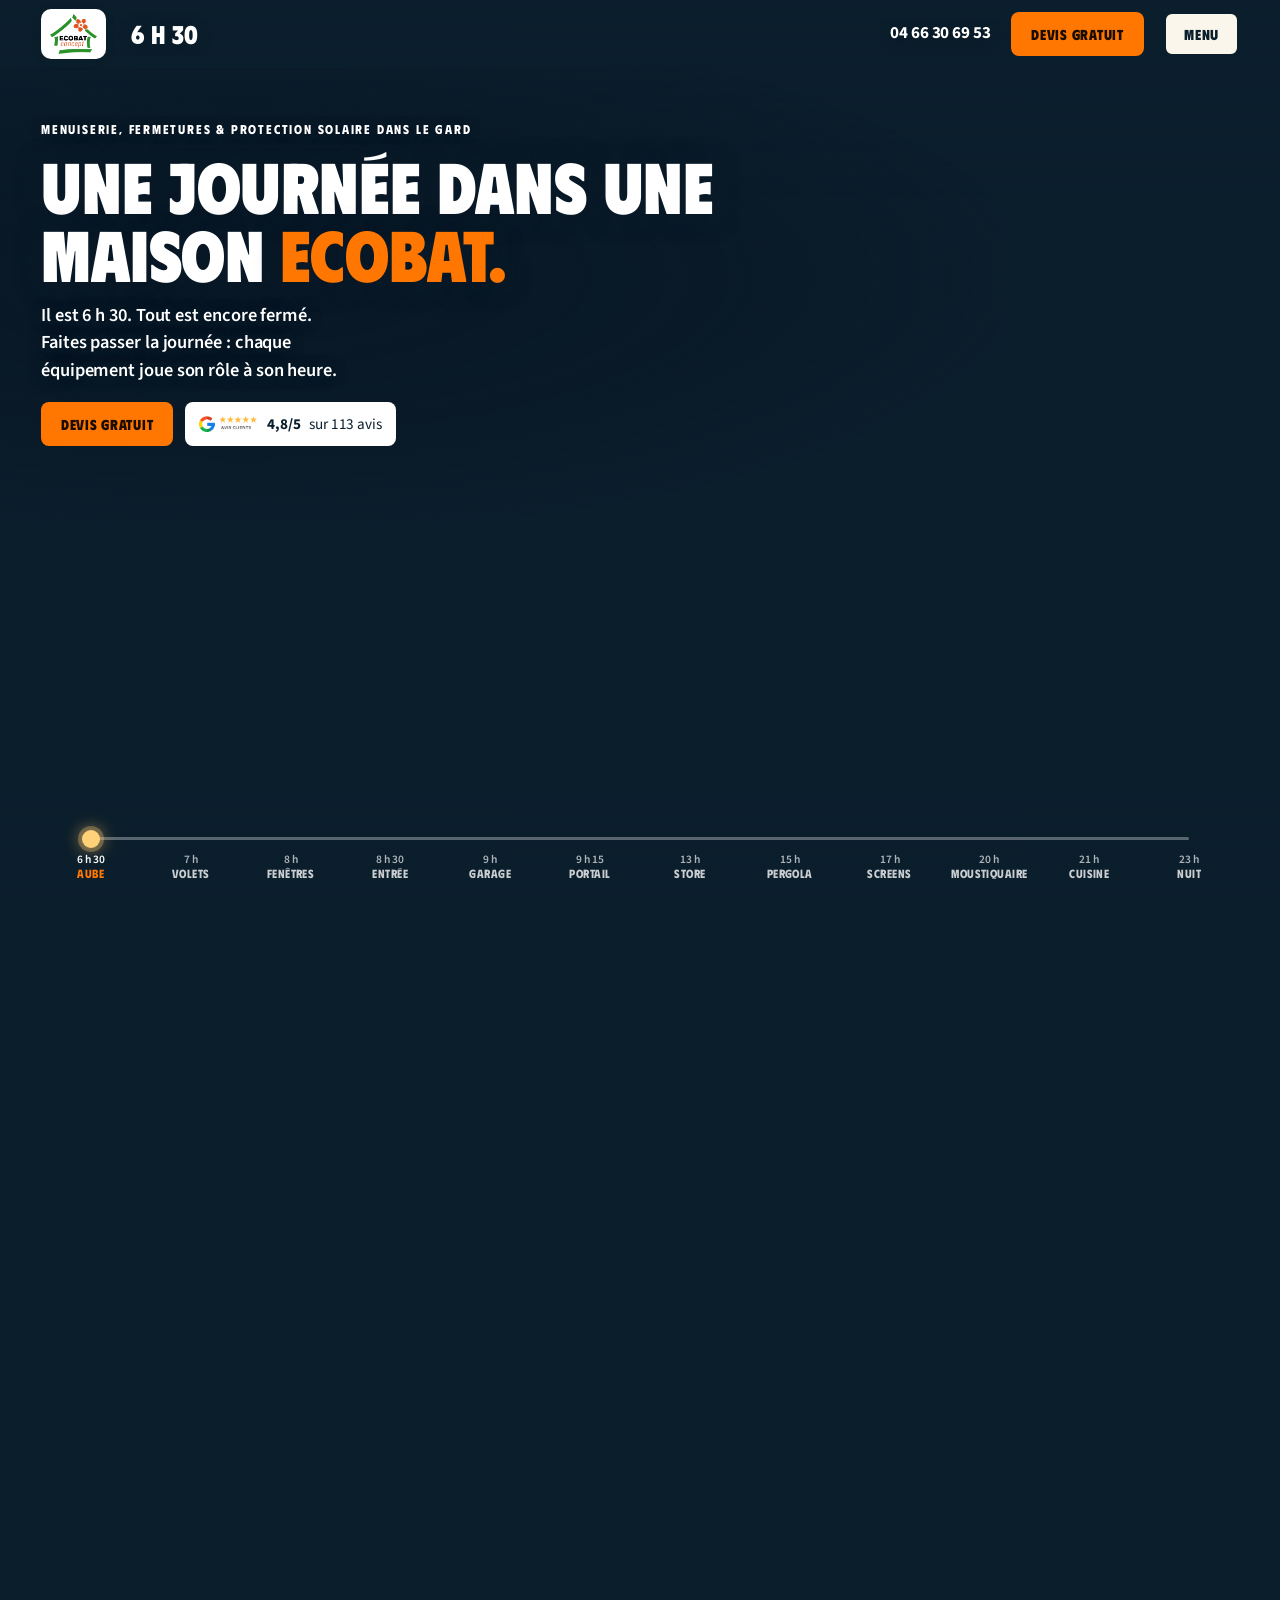
<file: maison/index.html>
<!doctype html>
<html lang="fr">
<head>
<meta charset="utf-8">
<meta name="viewport" content="width=device-width, initial-scale=1, viewport-fit=cover">
<meta name="robots" content="noindex, nofollow">
<title>ECOBAT Concept · Une journée dans une maison équipée</title>
<meta name="description" content="Menuiserie, fermetures et protection solaire dans le Gard. Parcourez une journée dans une maison équipée par ECOBAT Concept.">
<link rel="icon" href="assets/site/logo-ecobat.png">
<link rel="preconnect" href="https://fonts.googleapis.com">
<link rel="preconnect" href="https://fonts.gstatic.com" crossorigin>
<link href="https://fonts.googleapis.com/css2?family=Phudu:wght@500;700;800;900&family=Source+Sans+3:ital,wght@0,400;0,600;0,700;1,400&display=swap" rel="stylesheet">
<link rel="stylesheet" href="scrollcraft.css">
<link rel="stylesheet" href="style.css">
<script>document.documentElement.classList.add('js');</script>
</head>
<body>

<header class="barre">
  <a class="barre__logo" href="https://ecobat-concept.fr/" aria-label="ECOBAT Concept, accueil"><img src="assets/site/logo-ecobat.png" alt="ECOBAT Concept" width="120" height="74"></a>
  <p class="barre__heure" aria-live="off"><span id="heure">6 h 30</span></p>
  <a class="barre__tel" href="tel:0466306953">04 66 30 69 53</a>
  <a class="btn btn--plein" href="https://ecobat-concept.fr/contact">Devis gratuit</a>
  <button class="btn btn--menu" type="button" aria-haspopup="dialog" aria-controls="menu" id="ouvre-menu">Menu</button>
</header>

<main data-sc-mode="worldflight" data-sc-seam="0.16" data-sc-lerp="0.12">

  <div data-sc-world>
    <div data-sc-segment data-sc-w="1.15" data-sc-linger="0.22" data-sc-waypoint="volets" data-h0="6.5" data-h1="7" style="--px:55%">
      <picture><source media="(prefers-reduced-motion: reduce)" srcset="assets/legs/b01.webp"><img class="sc-world__poster" src="assets/legs/a01.webp" alt="La maison à l'aube, volets roulants fermés" width="1920" height="1080" decoding="async" fetchpriority="high"></picture>
      <video data-sc-src="assets/legs/leg01.mp4" data-sc-src-mobile="assets/legs/leg01-m.mp4" muted playsinline preload="none" aria-hidden="true"></video>
    </div>
    <div data-sc-segment data-sc-w="1.15" data-sc-linger="0.22" data-sc-waypoint="fenetres" data-h0="7.5" data-h1="8" style="--px:62%">
      <picture><source media="(prefers-reduced-motion: reduce)" srcset="assets/legs/b02.webp"><img class="sc-world__poster" src="assets/legs/a02.webp" alt="La façade le matin, fenêtres fermées" width="1920" height="1080" decoding="async" loading="lazy"></picture>
      <video data-sc-src="assets/legs/leg02.mp4" data-sc-src-mobile="assets/legs/leg02-m.mp4" muted playsinline preload="none" aria-hidden="true"></video>
    </div>
    <div data-sc-segment data-sc-w="1.15" data-sc-linger="0.22" data-sc-waypoint="entree" data-h0="8.25" data-h1="8.5" style="--px:62%">
      <picture><source media="(prefers-reduced-motion: reduce)" srcset="assets/legs/b03.webp"><img class="sc-world__poster" src="assets/legs/a03.webp" alt="La porte d'entrée fermée" width="1920" height="1080" decoding="async" loading="lazy"></picture>
      <video data-sc-src="assets/legs/leg03.mp4" data-sc-src-mobile="assets/legs/leg03-m.mp4" muted playsinline preload="none" aria-hidden="true"></video>
    </div>
    <div data-sc-segment data-sc-w="1.15" data-sc-linger="0.22" data-sc-waypoint="garage" data-h0="8.75" data-h1="9" style="--px:38%">
      <picture><source media="(prefers-reduced-motion: reduce)" srcset="assets/legs/b04.webp"><img class="sc-world__poster" src="assets/legs/a04.webp" alt="La porte de garage fermée" width="1920" height="1080" decoding="async" loading="lazy"></picture>
      <video data-sc-src="assets/legs/leg04.mp4" data-sc-src-mobile="assets/legs/leg04-m.mp4" muted playsinline preload="none" aria-hidden="true"></video>
    </div>
    <div data-sc-segment data-sc-w="1.15" data-sc-linger="0.22" data-sc-waypoint="portail" data-h0="9.1" data-h1="9.25" style="--px:38%">
      <picture><source media="(prefers-reduced-motion: reduce)" srcset="assets/legs/b05.webp"><img class="sc-world__poster" src="assets/legs/a05.webp" alt="Le portail coulissant fermé, vu de la rue" width="1920" height="1080" decoding="async" loading="lazy"></picture>
      <video data-sc-src="assets/legs/leg05.mp4" data-sc-src-mobile="assets/legs/leg05-m.mp4" muted playsinline preload="none" aria-hidden="true"></video>
    </div>
    <div data-sc-segment data-sc-w="1.15" data-sc-linger="0.22" data-sc-waypoint="store" data-h0="12.5" data-h1="13" style="--px:62%">
      <picture><source media="(prefers-reduced-motion: reduce)" srcset="assets/legs/b06.webp"><img class="sc-world__poster" src="assets/legs/a06.webp" alt="La terrasse en plein soleil, store replié" width="1920" height="1080" decoding="async" loading="lazy"></picture>
      <video data-sc-src="assets/legs/leg06.mp4" data-sc-src-mobile="assets/legs/leg06-m.mp4" muted playsinline preload="none" aria-hidden="true"></video>
    </div>
    <div data-sc-segment data-sc-w="1.8" data-sc-linger="0.22" data-sc-waypoint="pergola" data-h0="14" data-h1="15" style="--px:62%">
      <picture><source media="(prefers-reduced-motion: reduce)" srcset="assets/legs/b07.webp"><img class="sc-world__poster" src="assets/legs/a07.webp" alt="La pergola bioclimatique, lames fermées" width="1920" height="1080" decoding="async" loading="lazy"></picture>
      <video data-sc-src="assets/legs/leg07.mp4" data-sc-src-mobile="assets/legs/leg07-m.mp4" muted playsinline preload="none" aria-hidden="true"></video>
    </div>
    <div data-sc-segment data-sc-w="1.15" data-sc-linger="0.22" data-sc-waypoint="screens" data-h0="16.5" data-h1="17" style="--px:62%">
      <picture><source media="(prefers-reduced-motion: reduce)" srcset="assets/legs/b08.webp"><img class="sc-world__poster" src="assets/legs/a08.webp" alt="La pergola ouverte sur le jardin" width="1920" height="1080" decoding="async" loading="lazy"></picture>
      <video data-sc-src="assets/legs/leg08.mp4" data-sc-src-mobile="assets/legs/leg08-m.mp4" muted playsinline preload="none" aria-hidden="true"></video>
    </div>
    <div data-sc-segment data-sc-w="1.15" data-sc-linger="0.22" data-sc-waypoint="moustiquaire" data-h0="19.5" data-h1="20" style="--px:62%">
      <picture><source media="(prefers-reduced-motion: reduce)" srcset="assets/legs/b09.webp"><img class="sc-world__poster" src="assets/legs/a09.webp" alt="La porte-fenêtre fermée, au crépuscule" width="1920" height="1080" decoding="async" loading="lazy"></picture>
      <video data-sc-src="assets/legs/leg09.mp4" data-sc-src-mobile="assets/legs/leg09-m.mp4" muted playsinline preload="none" aria-hidden="true"></video>
    </div>
    <div data-sc-segment data-sc-w="1.15" data-sc-linger="0.22" data-sc-waypoint="cuisine" data-h0="20.5" data-h1="21" style="--px:62%">
      <picture><source media="(prefers-reduced-motion: reduce)" srcset="assets/legs/b10.webp"><img class="sc-world__poster" src="assets/legs/a10.webp" alt="La cuisine extérieure sous la pergola, avant la nuit" width="1920" height="1080" decoding="async" loading="lazy"></picture>
      <video data-sc-src="assets/legs/leg10.mp4" data-sc-src-mobile="assets/legs/leg10-m.mp4" muted playsinline preload="none" aria-hidden="true"></video>
    </div>
    <div data-sc-segment data-sc-w="1.15" data-sc-linger="0.22" data-sc-waypoint="nuit" data-h0="21.5" data-h1="23" style="--px:50%">
      <picture><source media="(prefers-reduced-motion: reduce)" srcset="assets/legs/b11.webp"><img class="sc-world__poster" src="assets/legs/a11.webp" alt="La maison au crépuscule, lumières allumées" width="1920" height="1080" decoding="async" loading="lazy"></picture>
      <video data-sc-src="assets/legs/leg11.mp4" data-sc-src-mobile="assets/legs/leg11-m.mp4" muted playsinline preload="none" aria-hidden="true"></video>
    </div>
  </div>

  <div class="copie" data-sc-world-copy>
    <section class="etape etape--haut" data-etape="aube" data-sc-copy data-sc-window="hero">
      <h1><span class="surtitre">Menuiserie, fermetures &amp; protection solaire dans le Gard</span>Une journée dans une maison <em>ECOBAT.</em></h1>
    <p class="chapo">Il est 6 h 30. Tout est encore fermé. Faites passer la journée : chaque équipement joue son rôle à son heure.</p>
    <p class="preuves"><a class="btn btn--plein" href="https://ecobat-concept.fr/contact">Devis gratuit</a><a class="note" href="https://ecobat-concept.fr/choisir-ecobat/temoignages"><img src="assets/site/avis-google.png" alt="Avis Google" width="60" height="20"><b>4,8/5</b> sur 113 avis</a></p>
    </section>

    <article class="etape" data-etape="volets" data-sc-copy data-sc-window="">
      <h2>Volets roulants</h2>
    <p class="accroche">Le jour entre quand vous le décidez.</p>
    <p>Sur mesure, intégrés à la façade, en neuf comme en rénovation. Ils gardent la fraîcheur l'été et la chaleur l'hiver.</p>
    <a class="lien" href="https://ecobat-concept.fr/menuiserie/volet-roulant">Voir les volets roulants</a>
    </article>

    <article class="etape" data-etape="fenetres" data-sc-copy data-sc-window="">
      <h2>Fenêtres et baies vitrées</h2>
    <p class="accroche">On ouvre en grand.</p>
    <p>Fenêtres, portes-fenêtres et baies coulissantes, fabriquées à vos dimensions et posées par nos équipes.</p>
    <a class="vignette" href="https://ecobat-concept.fr/realisations/realisations-fenetres/pont-de-monvert-menuiseries-alu-maison-neuve"><img src="assets/site/pont-de-monvert-menuiseries-alu-maison-neuve-04.webp" alt="" width="96" height="72" loading="lazy"><span>Réalisation au Pont-de-Montvert<br>Menuiseries alu, maison neuve</span></a>
    <a class="lien" href="https://ecobat-concept.fr/menuiserie/fenetres">Voir les fenêtres</a>
    </article>

    <article class="etape" data-etape="entree" data-sc-copy data-sc-window="">
      <h2>Portes d'entrée</h2>
    <p class="accroche">La première chose que l'on voit de chez vous.</p>
    <p>Isolante, sûre, à votre goût. ECOBAT Concept pose des menuiseries dans le Gard depuis 2008, avec la certification RGE Qualibat.</p>
    <a class="vignette" href="https://ecobat-concept.fr/realisations/portes-entree-pvc/fons-portes-entree-pvc-volets-battants"><img src="assets/site/fons-portes-entree-pvc-volets-battants.webp" alt="" width="96" height="72" loading="lazy"><span>Réalisation à Fons<br>Portes d'entrée et volets battants</span></a>
    <a class="lien" href="https://ecobat-concept.fr/menuiserie/portes-d-entree">Voir les portes d'entrée</a>
    </article>

    <article class="etape" data-cote="d" data-etape="garage" data-sc-copy data-sc-window="">
      <h2>Portes de garage</h2>
    <p class="accroche">Elle se lève, vous partez.</p>
    <p>Sectionnelle, enroulable ou basculante, motorisée, assortie à vos menuiseries.</p>
    <a class="lien" href="https://ecobat-concept.fr/fermeture/porte-de-garage-sectionnelle">Voir les portes de garage</a>
    </article>

    <article class="etape" data-cote="d" data-etape="portail" data-sc-copy data-sc-window="">
      <h2>Portails coulissants</h2>
    <p class="accroche">Il s'efface le long du mur.</p>
    <p>Portails coulissants ou battants, portillons et clôtures en aluminium, dans la même teinte que la maison.</p>
    <a class="lien" href="https://ecobat-concept.fr/fermeture/portail-coulissant-et-portillons">Voir les portails</a>
    </article>

    <article class="etape" data-etape="store" data-sc-copy data-sc-window="">
      <h2>Stores extérieurs</h2>
    <p class="accroche">13 heures. L'ombre gagne la terrasse.</p>
    <p>Le store banne protège la terrasse et les pièces derrière la vitre aux heures les plus chaudes.</p>
    <a class="lien" href="https://ecobat-concept.fr/protection-solaire/stores-exterieurs">Voir les stores</a>
    </article>

    <article class="etape" data-etape="pergola" data-sc-copy data-sc-window="">
      <h2>Pergolas bioclimatiques</h2>
    <p class="accroche">Vous réglez l'ombre, lame par lame.</p>
    <p>Les lames s'orientent pour suivre le soleil, laisser passer l'air ou fermer le toit quand il pleut.</p>
    <a class="vignette" href="https://ecobat-concept.fr/realisations/pergolas/moussac-pergola-b720-vitrages-lames-orientables"><img src="assets/site/moussac-pergola-b720-vitrages-lames-orientables-16.webp" alt="" width="96" height="72" loading="lazy"><span>Réalisation à Moussac<br>Pergola à lames orientables</span></a>
    <a class="lien" href="https://ecobat-concept.fr/protection-solaire/pergolas-bioclimatiques">Voir les pergolas</a>
    </article>

    <article class="etape" data-etape="screens" data-sc-copy data-sc-window="">
      <h2>Screens</h2>
    <p class="accroche">Le soleil descend, les toiles aussi.</p>
    <p>Les screens zip coupent le soleil bas, le vent et les regards, sans fermer la vue.</p>
    <a class="vignette" href="https://ecobat-concept.fr/realisations/pergolas/montignargues-installation-screen-zip"><img src="assets/site/montignargues-installation-screen-zip.webp" alt="" width="96" height="72" loading="lazy"><span>Réalisation à Montignargues<br>Installation de screens zip</span></a>
    <a class="lien" href="https://ecobat-concept.fr/protection-solaire">Voir la protection solaire</a>
    </article>

    <article class="etape" data-etape="moustiquaire" data-sc-copy data-sc-window="">
      <h2>Moustiquaires</h2>
    <p class="accroche">La fenêtre reste ouverte. Eux restent dehors.</p>
    <p>Plissées, enroulables ou coulissantes, elles se font oublier sur vos fenêtres et vos baies.</p>
    <a class="lien" href="https://ecobat-concept.fr/protection-solaire/moustiquaires">Voir les moustiquaires</a>
    </article>

    <article class="etape" data-etape="cuisine" data-sc-copy data-sc-window="">
      <h2>Cuisines extérieures</h2>
    <p class="accroche">21 heures. On dîne dehors.</p>
    <p>Plan de travail, plancha, évier et rangements : une vraie cuisine, pensée pour vivre dehors toute l'année.</p>
    <a class="lien" href="https://ecobat-concept.fr/prestige-design/les-cuisines-exterieures">Voir les cuisines extérieures</a>
    </article>

    <section class="etape etape--haut etape--fin" data-etape="nuit" data-sc-copy data-sc-window="finale">
      <h2 class="titre-fin">Bonne nuit. Demain, on parle de <em>la&nbsp;vôtre&nbsp;?</em></h2>
    <p class="chapo">Visite et devis gratuits. Une seule équipe pour toute la maison, de la première mesure à la pose.</p>
    <p class="preuves"><a class="btn btn--plein btn--grand" href="https://ecobat-concept.fr/contact">Devis gratuit</a><a class="btn btn--contour btn--grand" href="tel:0466306953">04 66 30 69 53</a></p>
    <ul class="faits">
      <li><a href="https://ecobat-concept.fr/realisations"><b>263</b> réalisations à voir</a></li>
      <li><a href="https://ecobat-concept.fr/choisir-ecobat/temoignages"><b>4,8/5</b> sur 113 avis Google</a></li>
      <li><a href="https://ecobat-concept.fr/choisir-ecobat/garanties">Certifié <b>RGE Qualibat</b></a></li>
      <li><a href="https://ecobat-concept.fr/choisir-ecobat/la-societe">Dans le Gard <b>depuis 2008</b></a></li>
    </ul>
    </section>

  </div>

  <div data-sc-spacer aria-hidden="true"></div>
</main>

<nav class="cadran" aria-label="Les heures de la journée">
  <div class="cadran__ligne"><span class="cadran__fait"></span><span class="cadran__astre" aria-hidden="true"></span></div>
  <ol>
    <li><button class="cadran__repere" type="button"><span>6 h 30</span>Aube</button></li>
    <li><button class="cadran__repere" type="button"><span>7 h</span>Volets</button></li>
    <li><button class="cadran__repere" type="button"><span>8 h</span>Fenêtres</button></li>
    <li><button class="cadran__repere" type="button"><span>8 h 30</span>Entrée</button></li>
    <li><button class="cadran__repere" type="button"><span>9 h</span>Garage</button></li>
    <li><button class="cadran__repere" type="button"><span>9 h 15</span>Portail</button></li>
    <li><button class="cadran__repere" type="button"><span>13 h</span>Store</button></li>
    <li><button class="cadran__repere" type="button"><span>15 h</span>Pergola</button></li>
    <li><button class="cadran__repere" type="button"><span>17 h</span>Screens</button></li>
    <li><button class="cadran__repere" type="button"><span>20 h</span>Moustiquaire</button></li>
    <li><button class="cadran__repere" type="button"><span>21 h</span>Cuisine</button></li>
    <li><button class="cadran__repere" type="button"><span>23 h</span>Nuit</button></li>
  </ol>
</nav>

<dialog id="menu" class="menu" aria-label="Menu du site">
  <form method="dialog"><button class="btn btn--menu" aria-label="Fermer le menu">Fermer</button></form>
  <div class="menu__cols">
    <section>
      <h2><a href="https://ecobat-concept.fr/menuiserie">Menuiserie</a></h2>
      <ul>
        <li><a href="https://ecobat-concept.fr/menuiserie/fenetres">Fenêtres</a></li>
        <li><a href="https://ecobat-concept.fr/menuiserie/portes-d-entree">Portes d'entrée</a></li>
        <li><a href="https://ecobat-concept.fr/menuiserie/volet-roulant">Volets roulants</a></li>
        <li><a href="https://ecobat-concept.fr/menuiserie/volets-battants-coulissants">Volets battants et coulissants</a></li>
        <li><a href="https://ecobat-concept.fr/menuiserie/verandas">Vérandas</a></li>
      </ul>
    </section>
    <section>
      <h2><a href="https://ecobat-concept.fr/fermeture">Fermeture</a></h2>
      <ul>
        <li><a href="https://ecobat-concept.fr/fermeture/portail-coulissant-et-portillons">Portails coulissants et portillons</a></li>
        <li><a href="https://ecobat-concept.fr/fermeture/portails-battants-et-portillons-1">Portails battants</a></li>
        <li><a href="https://ecobat-concept.fr/fermeture/porte-de-garage-sectionnelle">Portes de garage sectionnelles</a></li>
        <li><a href="https://ecobat-concept.fr/fermeture/porte-de-garage-enroulable">Portes de garage enroulables</a></li>
        <li><a href="https://ecobat-concept.fr/fermeture/clotures">Clôtures</a></li>
      </ul>
    </section>
    <section>
      <h2><a href="https://ecobat-concept.fr/protection-solaire">Protection solaire</a></h2>
      <ul>
        <li><a href="https://ecobat-concept.fr/protection-solaire/pergolas-bioclimatiques">Pergolas bioclimatiques</a></li>
        <li><a href="https://ecobat-concept.fr/protection-solaire/stores-exterieurs">Stores extérieurs</a></li>
        <li><a href="https://ecobat-concept.fr/protection-solaire/stores-interieurs">Stores intérieurs</a></li>
        <li><a href="https://ecobat-concept.fr/protection-solaire/moustiquaires">Moustiquaires</a></li>
      </ul>
    </section>
    <section>
      <h2><a href="https://ecobat-concept.fr/prestige-design">Prestige design</a></h2>
      <ul>
        <li><a href="https://ecobat-concept.fr/prestige-design/les-cuisines-exterieures">Cuisines extérieures</a></li>
        <li><a href="https://ecobat-concept.fr/prestige-design/les-carports">Carports</a></li>
        <li><a href="https://ecobat-concept.fr/prestige-design/les-garden-room">Garden rooms</a></li>
        <li><a href="https://ecobat-concept.fr/prestige-design/les-rideaux-de-verre">Rideaux de verre</a></li>
        <li><a href="https://ecobat-concept.fr/prestige-design/le-garde-corps-en-verre">Garde-corps en verre</a></li>
      </ul>
    </section>
    <section>
      <h2><a href="https://ecobat-concept.fr/choisir-ecobat">Choisir ECOBAT</a></h2>
      <ul>
        <li><a href="https://ecobat-concept.fr/choisir-ecobat/la-societe">La société</a></li>
        <li><a href="https://ecobat-concept.fr/choisir-ecobat/equipe">L'équipe</a></li>
        <li><a href="https://ecobat-concept.fr/choisir-ecobat/votre-projet">Votre projet</a></li>
        <li><a href="https://ecobat-concept.fr/choisir-ecobat/financements-et-aides">Financements et aides</a></li>
        <li><a href="https://ecobat-concept.fr/choisir-ecobat/garanties">Garanties</a></li>
        <li><a href="https://ecobat-concept.fr/choisir-ecobat/temoignages">Témoignages</a></li>
      </ul>
    </section>
    <section>
      <h2>Et aussi</h2>
      <ul>
        <li><a href="https://ecobat-concept.fr/realisations">Réalisations</a></li>
        <li><a href="https://ecobat-concept.fr/bonnes-affaires">Bonnes affaires</a></li>
        <li><a href="https://ecobat-concept.fr/blog">Actualités</a></li>
        <li><a href="https://ecobat-concept.fr/faq">Questions fréquentes</a></li>
        <li><a href="https://ecobat-concept.fr/contact">Contact</a></li>
      </ul>
    </section>
  </div>
  <div class="menu__avis">
    <blockquote><p>Nous venons de faire poser les portes et fenêtres pour notre future maison, nous tenions à témoigner que nous sommes ravis du professionnalisme et conseil qui s'est avéré très très utile.</p><footer>Isabelle Albaric, avis Google</footer></blockquote>
    <blockquote><p>Un travail de qualité et une équipe réactive.</p><footer>Victoria Grace, avis Google</footer></blockquote>
  </div>
</dialog>

<script src="scrollcraft.js"></script>
<script src="page.js"></script>
</body>
</html>
</file>
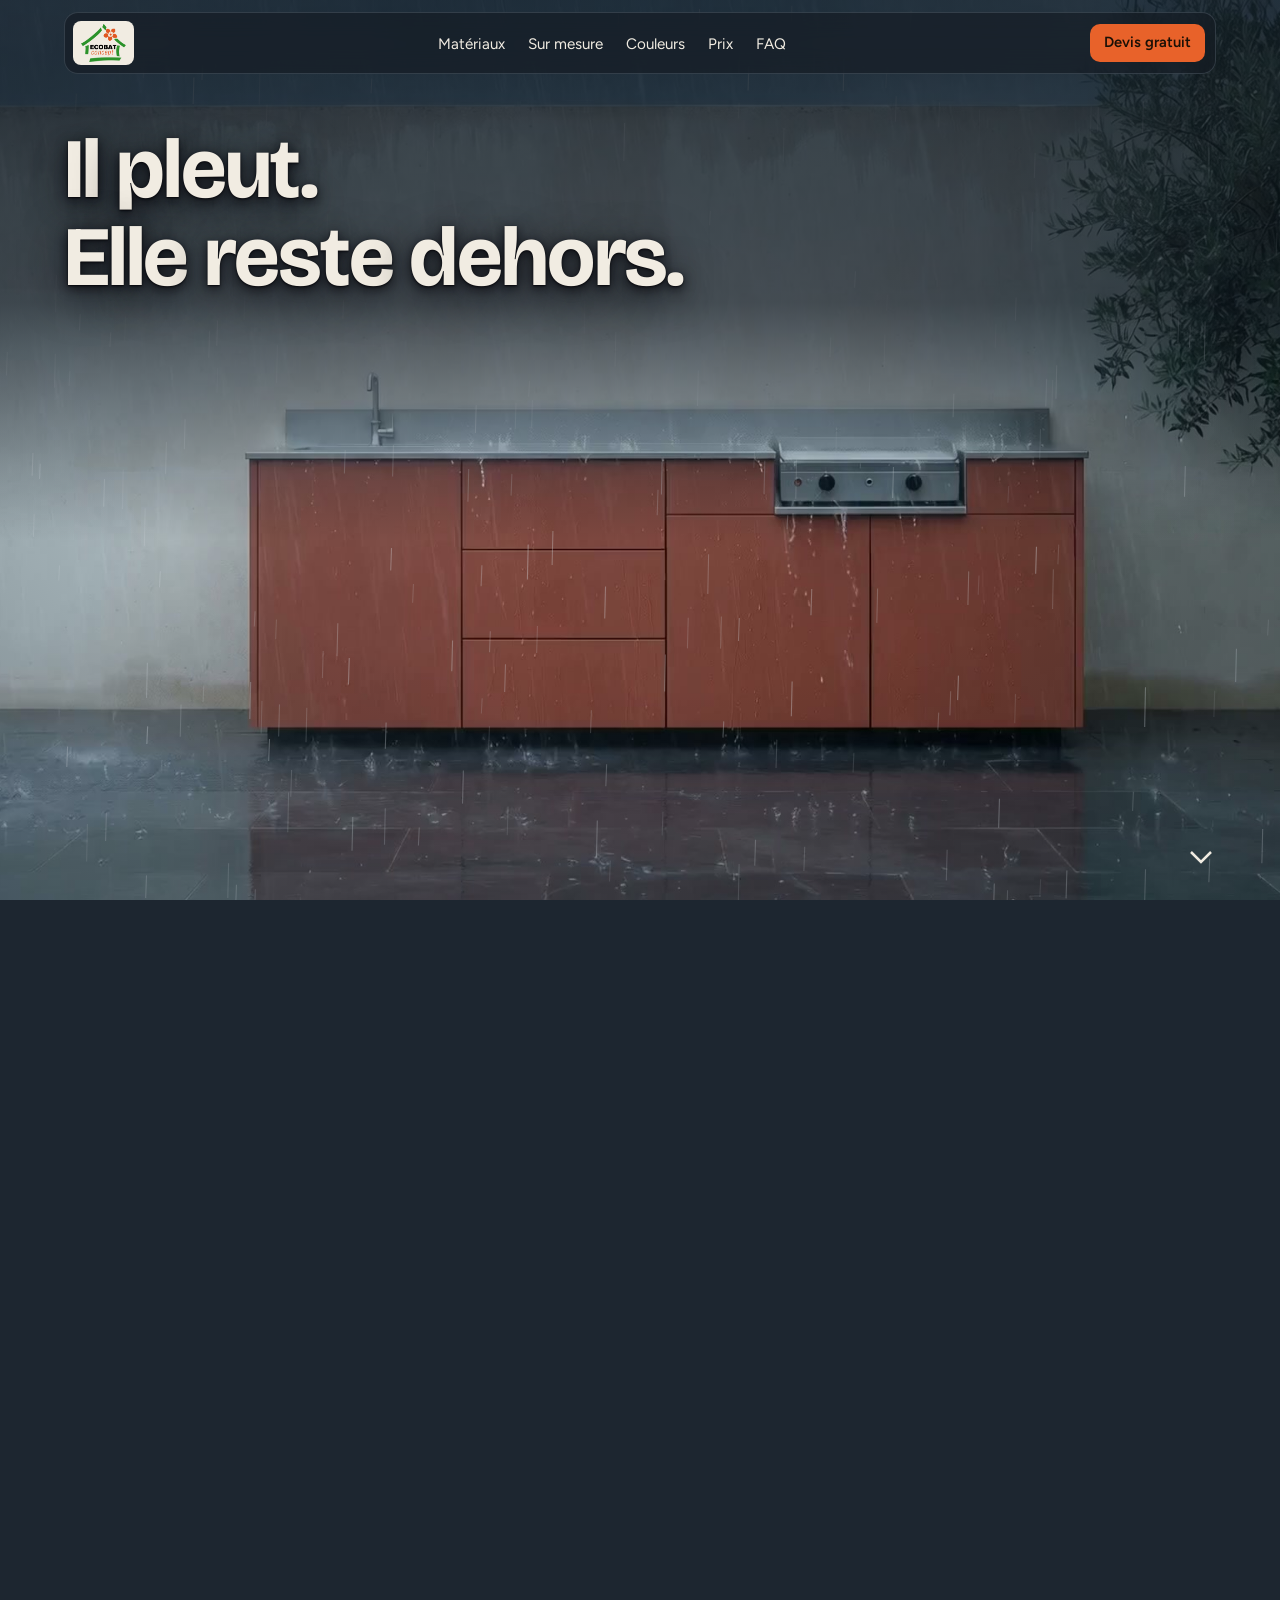
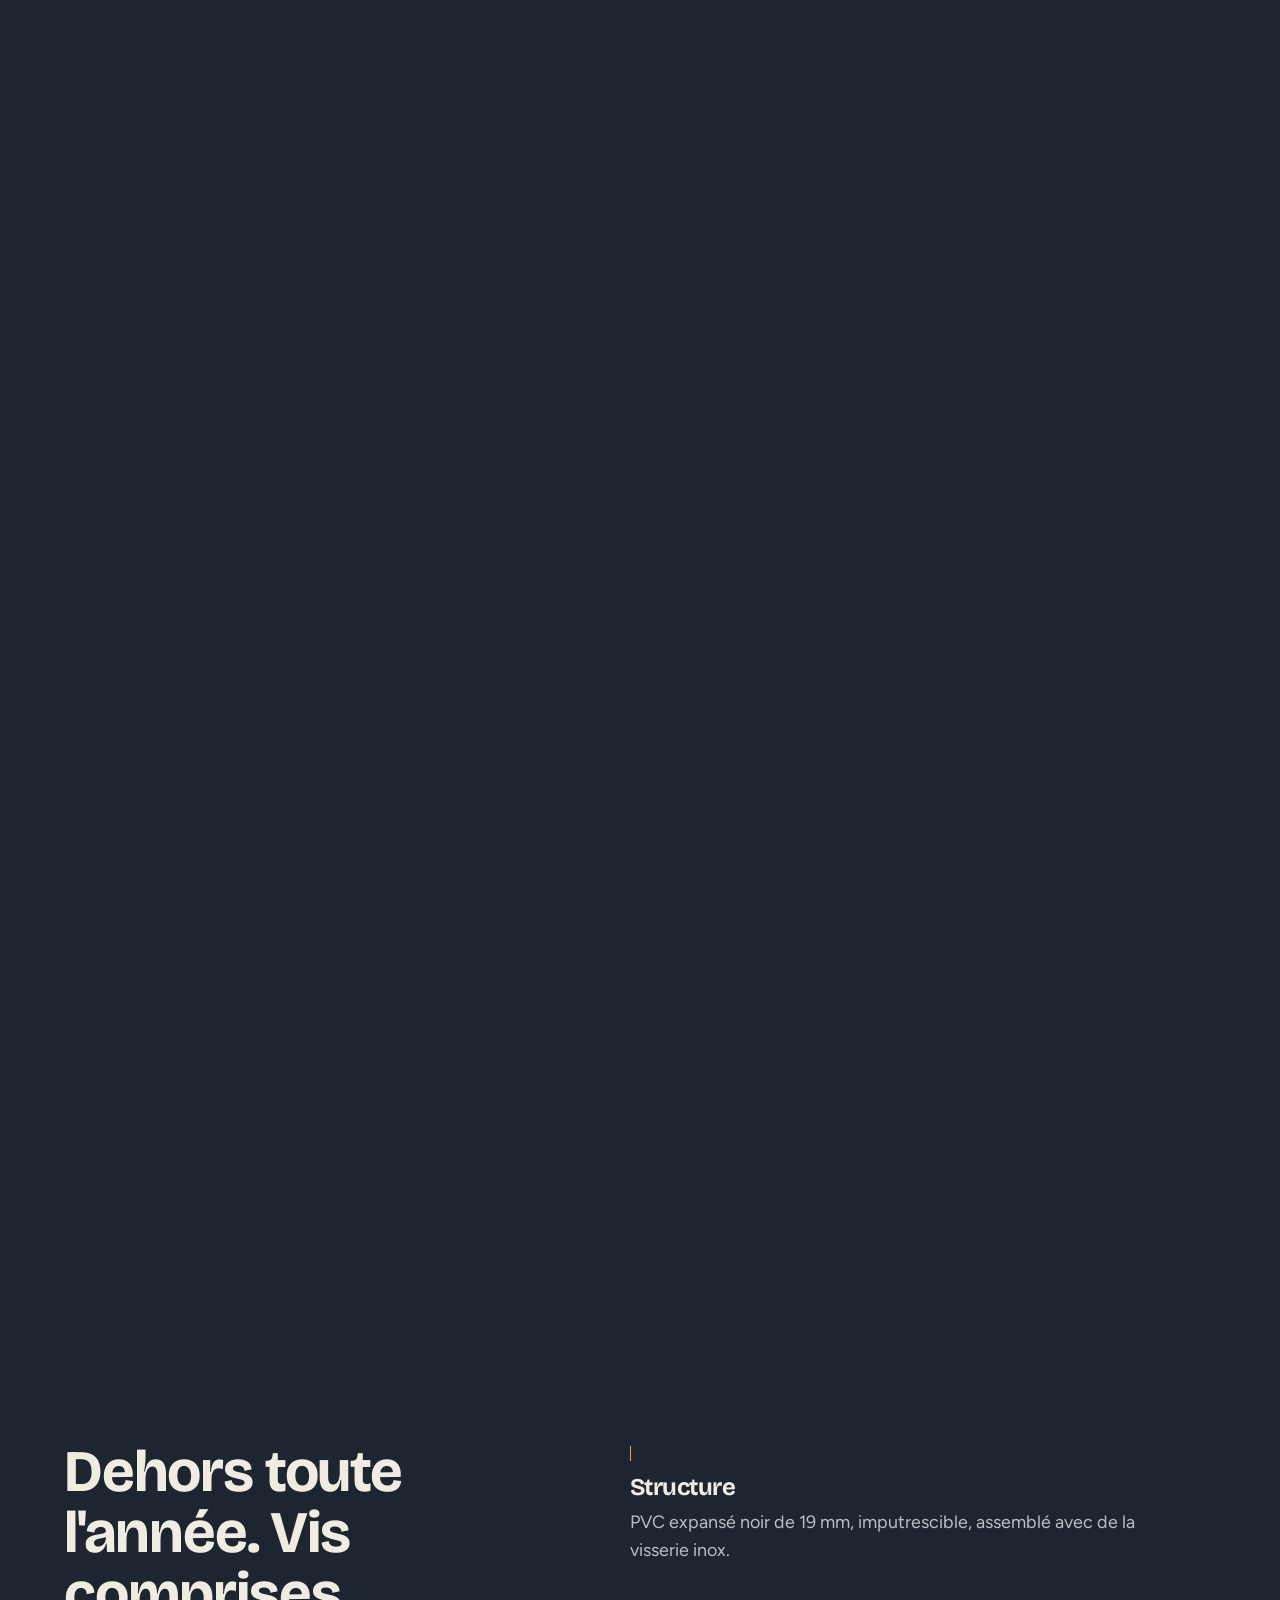
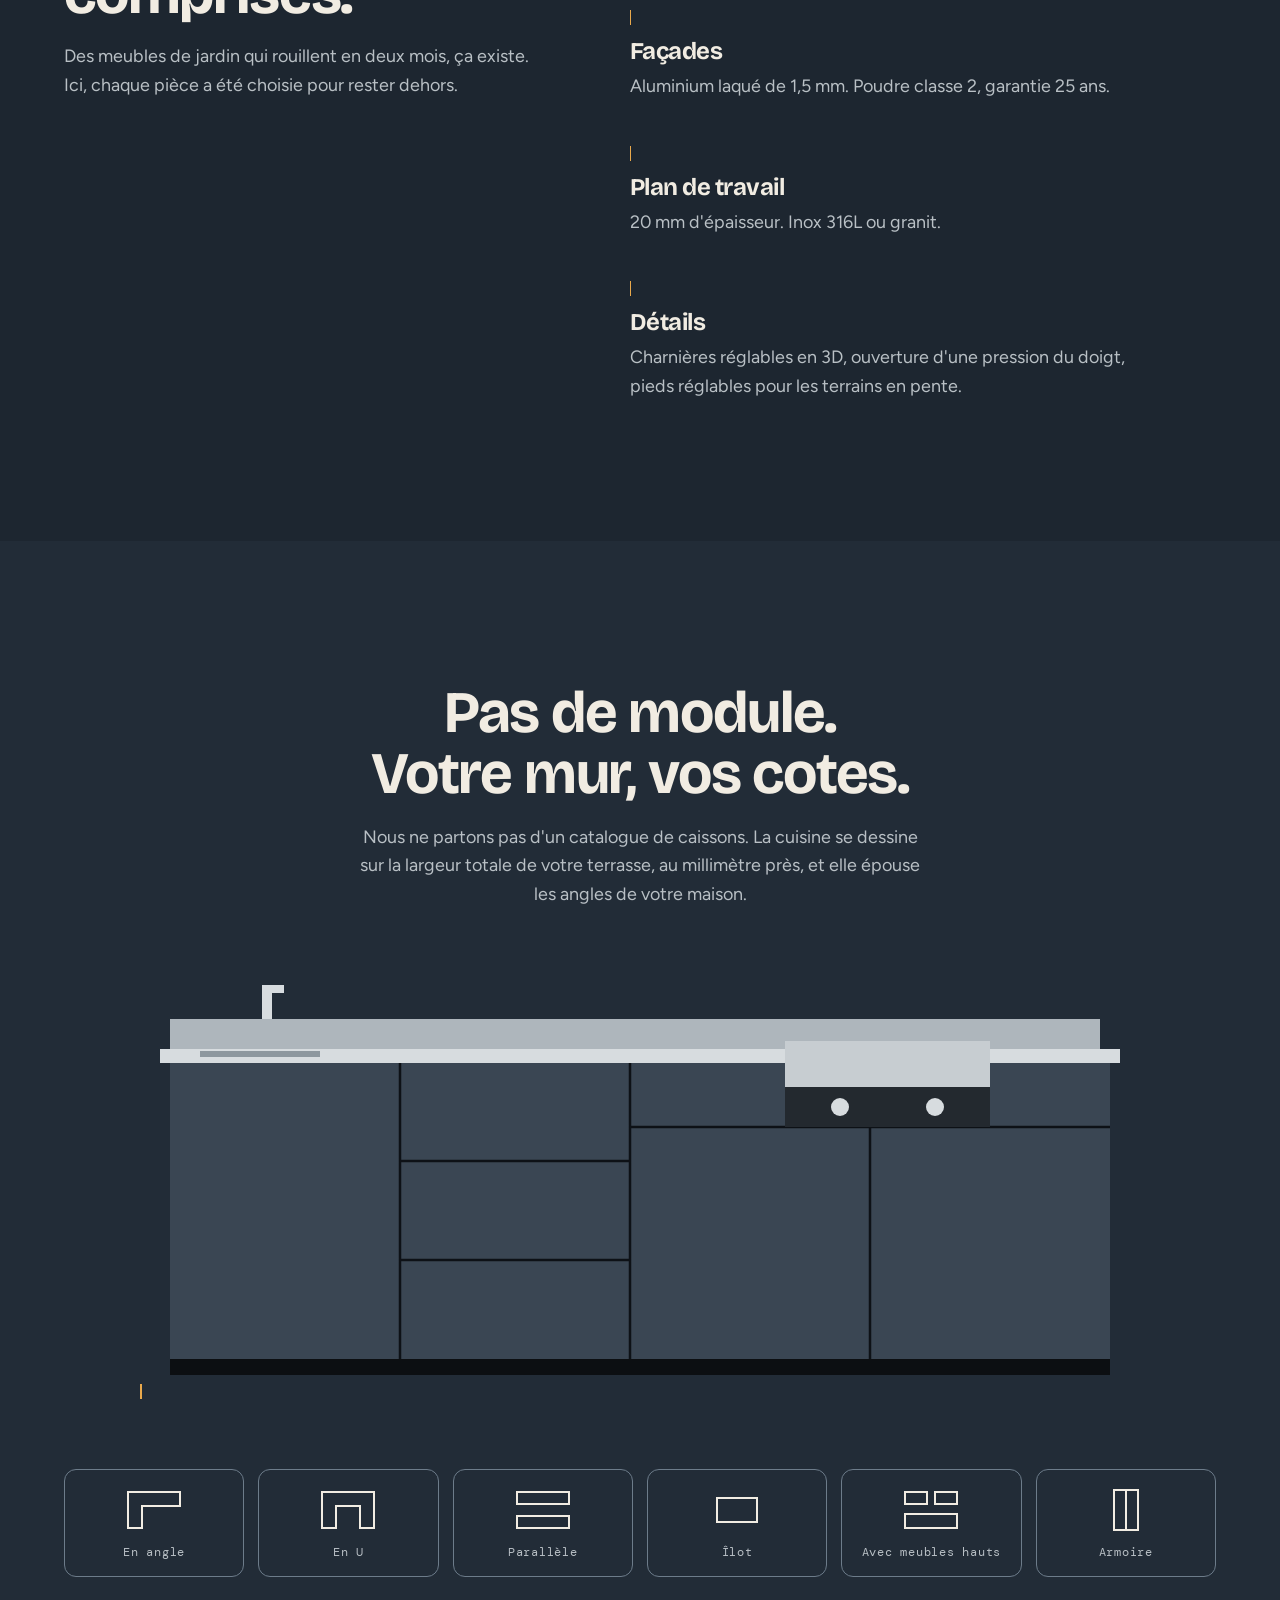
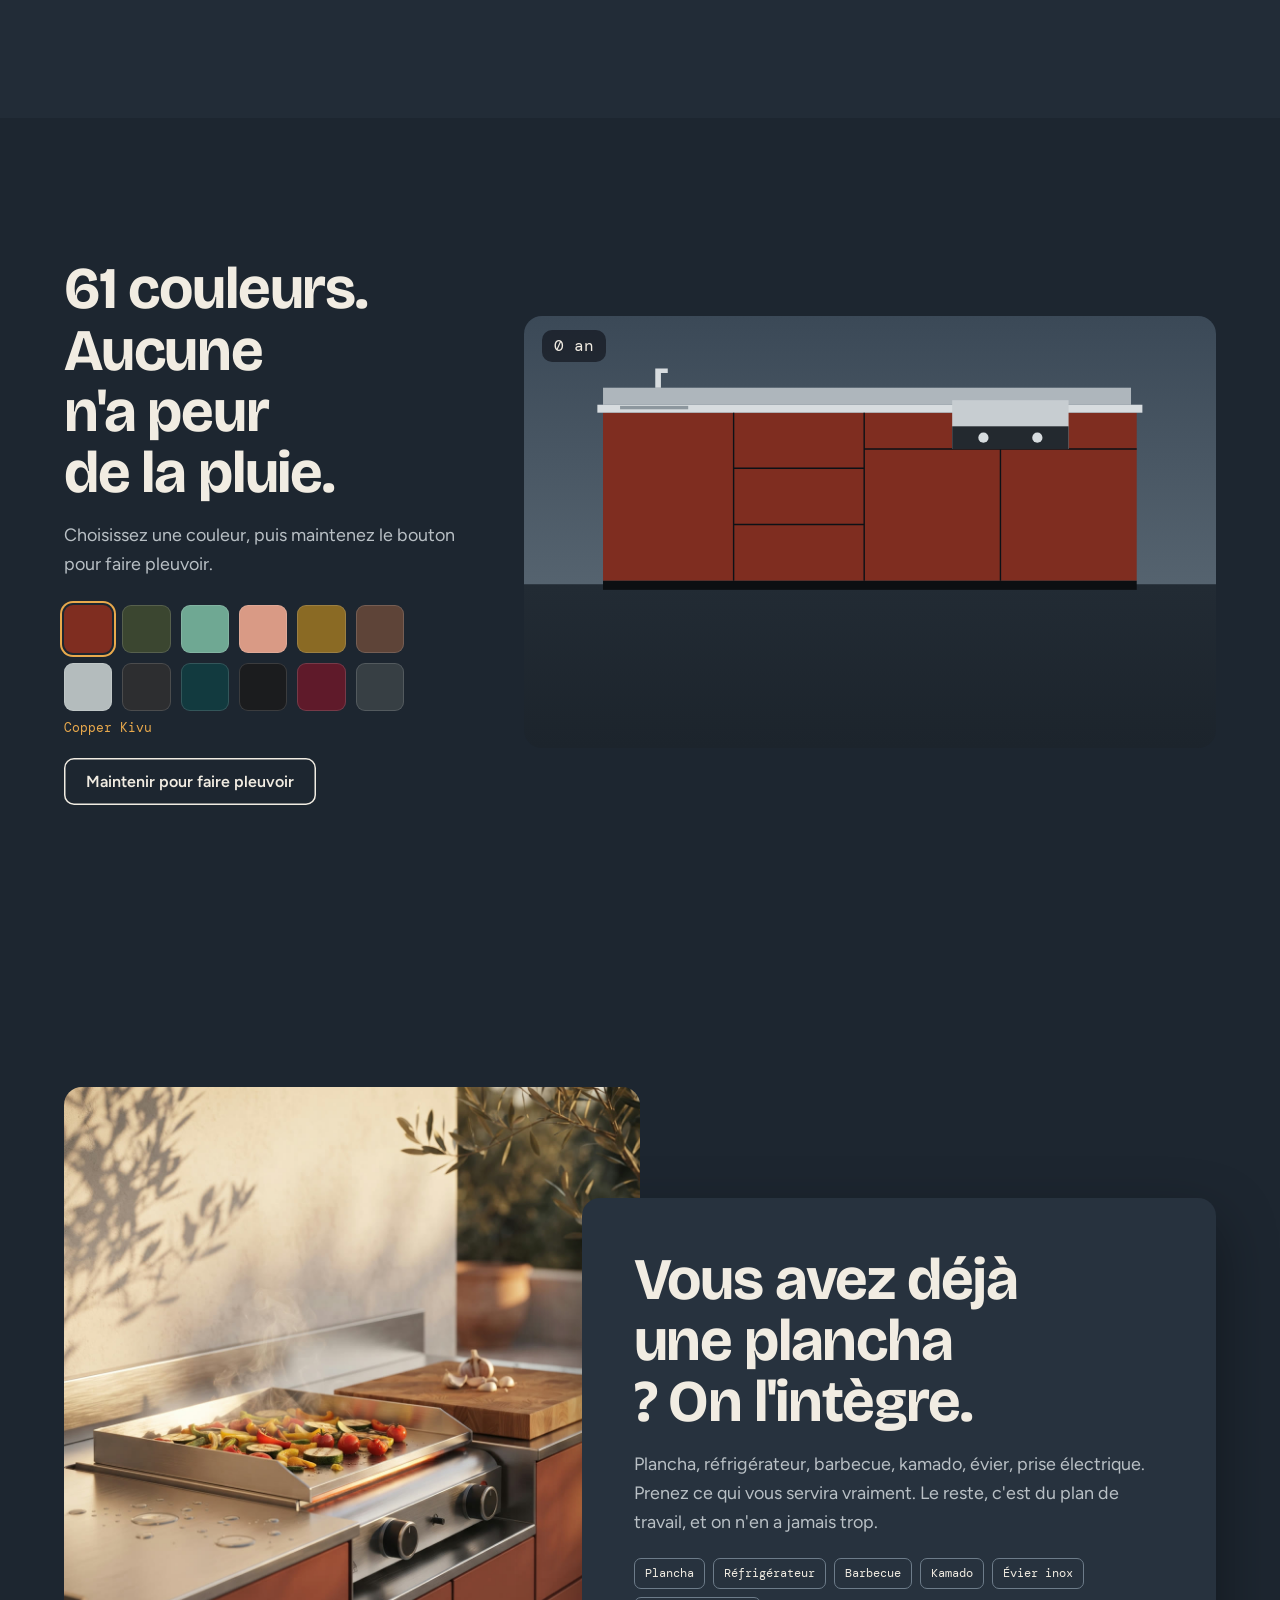
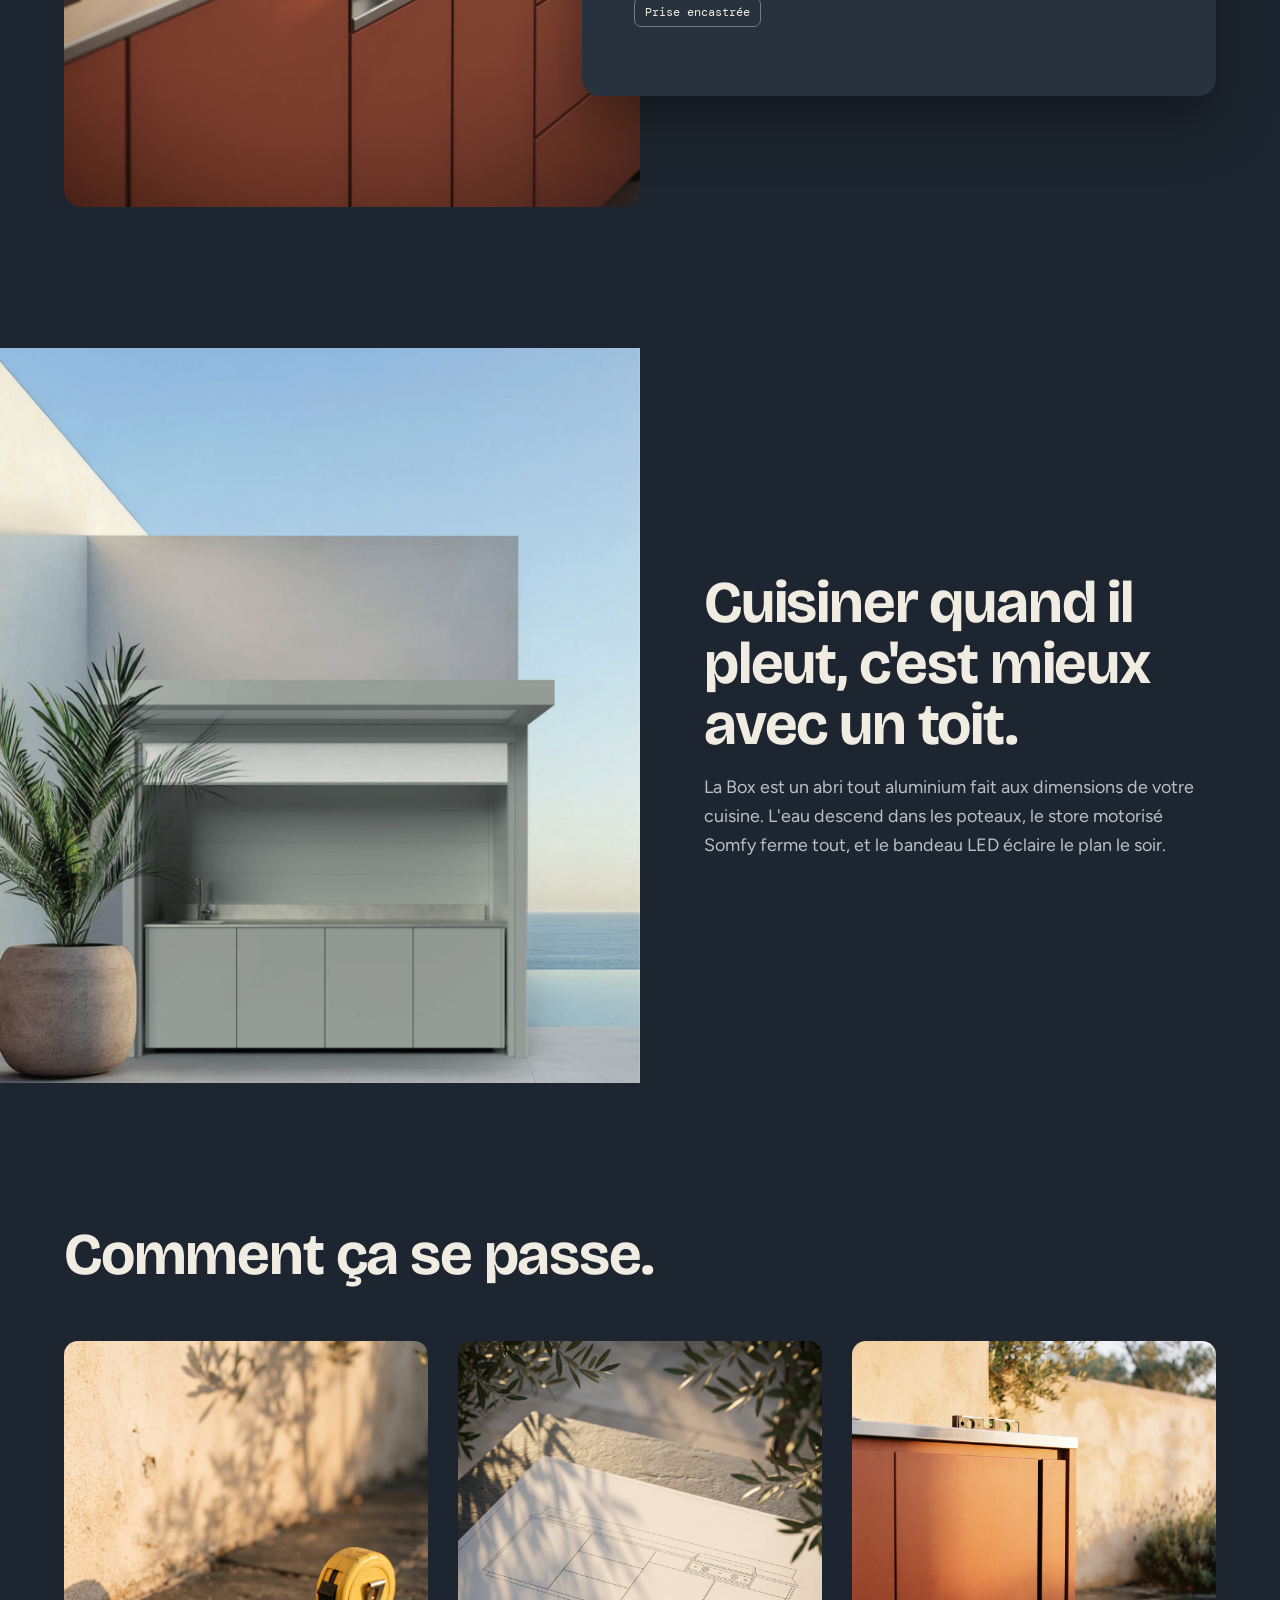
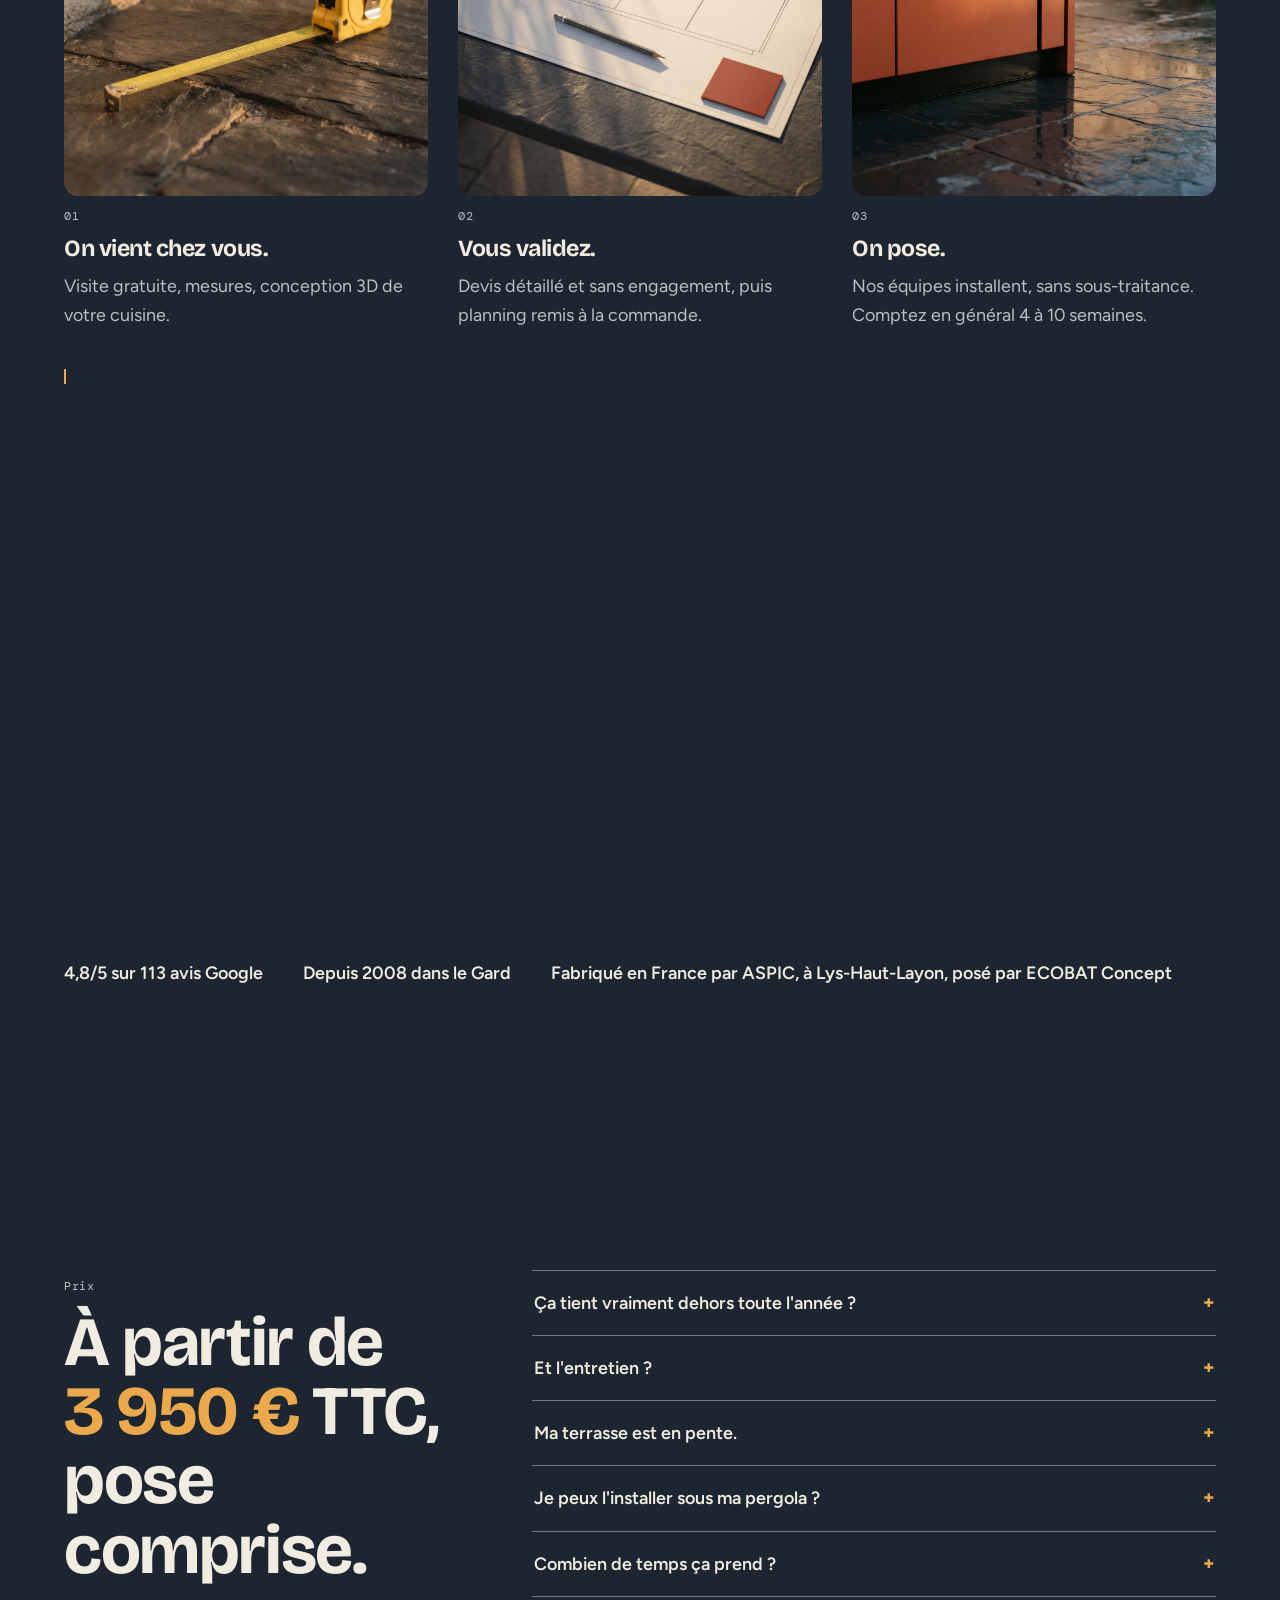
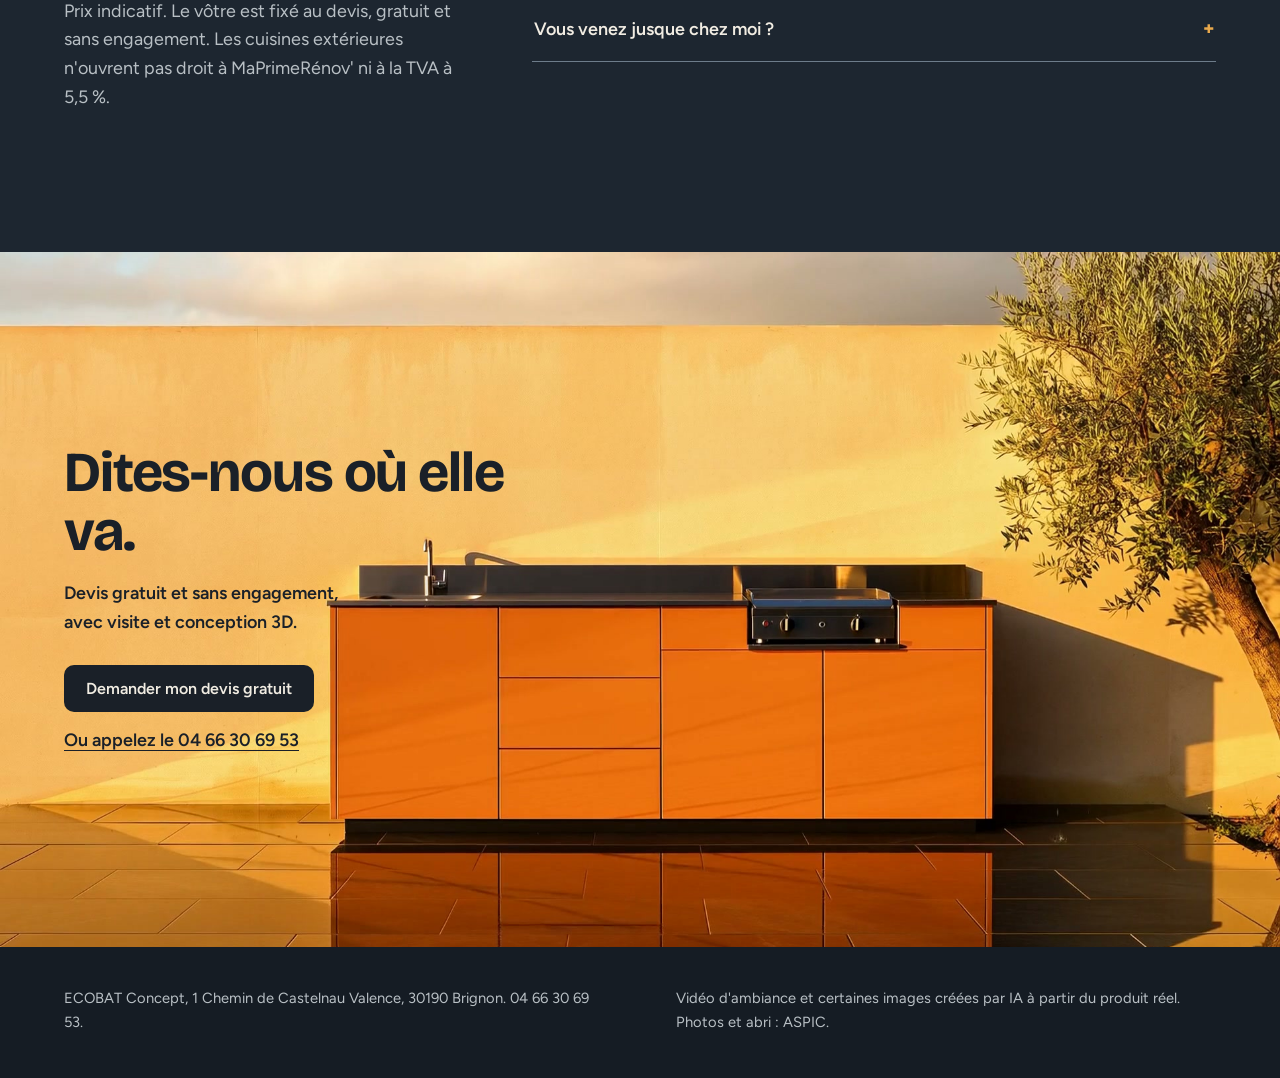
<file: pluie/index.html>
<!doctype html>
<html lang="fr">
<head>
<meta charset="utf-8">
<meta name="viewport" content="width=device-width,initial-scale=1">
<meta name="robots" content="noindex, nofollow">
<title>Cuisines extérieures sur mesure dans le Gard | ECOBAT Concept</title>
<meta name="description" content="Des cuisines extérieures sur mesure, faites pour rester dehors. Inox 316L, aluminium laqué, fabrication française par ASPIC, pose dans le Gard par ECOBAT Concept. Devis gratuit.">
<meta name="theme-color" content="#1d2630">
<meta property="og:type" content="website">
<meta property="og:title" content="Cuisines extérieures sur mesure | ECOBAT Concept">
<meta property="og:description" content="Il pleut. Elle reste dehors. Cuisines extérieures sur mesure, posées dans le Gard.">
<!-- DEPLOY STEP: patch both URLs with the live address -->
<meta property="og:image" content="https://kof30190.github.io/ecobat-propositions-d8a4b3/pluie/assets/hero-ending.jpg">
<meta property="og:url" content="https://kof30190.github.io/ecobat-propositions-d8a4b3/pluie/">
<link rel="icon" href="data:image/svg+xml,%3Csvg xmlns='http://www.w3.org/2000/svg' viewBox='0 0 32 32'%3E%3Cg fill='%23e8622a'%3E%3Ccircle cx='16' cy='8' r='6'/%3E%3Ccircle cx='24' cy='14' r='6'/%3E%3Ccircle cx='21' cy='24' r='6'/%3E%3Ccircle cx='11' cy='24' r='6'/%3E%3Ccircle cx='8' cy='14' r='6'/%3E%3C/g%3E%3Ccircle cx='16' cy='17' r='4' fill='%23f1ece2'/%3E%3C/svg%3E">
<link rel="preconnect" href="https://fonts.googleapis.com">
<link rel="preconnect" href="https://fonts.gstatic.com" crossorigin>
<link href="https://fonts.googleapis.com/css2?family=Bricolage+Grotesque:opsz,wght@12..96,600;12..96,700&family=DM+Mono&family=Figtree:wght@400;600&display=swap" rel="stylesheet">
<style>
:root{
  --canvas:#1d2630;--panel:#27323e;--panel-2:#2f3b48;
  --accent:#e8622a;--accent-hover:#f4793f;--accent-muted:#e8622a33;
  --text-secondary:#b9c0c5;--text-primary:#f1ece2;--ink:#1a2028;--line:#6d7c8a;
  --gold:#e9a94c;
  --ease:cubic-bezier(.22,.8,.24,1);--ease-soft:cubic-bezier(.45,.05,.25,1);
  --display:"Bricolage Grotesque",system-ui,sans-serif;--body:"Figtree",system-ui,sans-serif;--mono:"DM Mono",ui-monospace,monospace;
  --tshadow:0 1px 2px rgba(5,5,10,.95),0 3px 12px rgba(5,5,10,.78),0 10px 44px rgba(5,5,10,.8);
  --gut:clamp(16px,5vw,72px);
  --sbg:linear-gradient(#eeb462 49.5%,#eeb46200 53%),url("assets/hero-ending.jpg") 36% 100%/auto 58% no-repeat #eeb462;
}
*{box-sizing:border-box}
html,body{overflow-x:hidden;overflow-x:clip}
html{scroll-behavior:smooth;scroll-padding-top:88px;-webkit-text-size-adjust:100%}
body{margin:0;background:var(--canvas);color:var(--text-primary);font:400 clamp(1rem,.96rem + .2vw,1.125rem)/1.6 var(--body);animation:pagein .9s var(--ease) both}
@keyframes pagein{from{opacity:0}to{opacity:1}}
img{display:block;max-width:100%;height:auto}
a{color:inherit}
h1,h2,h3{font-family:var(--display);font-weight:700;line-height:1.04;letter-spacing:-.02em;margin:0}
p{margin:0}
:focus-visible{outline:2px solid var(--accent);outline-offset:3px;border-radius:4px}
.sr{position:absolute;width:1px;height:1px;overflow:hidden;clip:rect(0 0 0 0);white-space:nowrap}
.skip{position:fixed;left:16px;top:-60px;z-index:60;background:var(--text-primary);color:var(--ink);padding:10px 14px;border-radius:8px;transition:top .25s var(--ease)}
.skip:focus{top:12px}
.label{font:400 .78rem/1.3 var(--mono);letter-spacing:.06em;color:var(--text-secondary)}

/* One environment behind the whole page */
.env{position:fixed;inset:0;z-index:-1;pointer-events:none;overflow:hidden;background:var(--canvas)}
.env i{position:absolute;inset:-20%;display:block}
.env .slate{background:radial-gradient(60% 50% at 25% 20%,#2c3a48 0%,transparent 70%),radial-gradient(50% 45% at 80% 75%,#253240 0%,transparent 70%);animation:drift 74s var(--ease-soft) infinite alternate;animation-delay:-20s}
.env .warm{background:radial-gradient(70% 55% at 70% 85%,#a8602a 0%,transparent 72%),radial-gradient(50% 40% at 20% 100%,#7c4a2a 0%,transparent 70%);opacity:var(--warm,0);animation:drift 90s var(--ease-soft) infinite alternate-reverse;animation-delay:-35s}
.env .grain{inset:0;opacity:.07;background-image:url("data:image/svg+xml,%3Csvg xmlns='http://www.w3.org/2000/svg' width='180' height='180'%3E%3Cfilter id='n'%3E%3CfeTurbulence type='fractalNoise' baseFrequency='.9' numOctaves='2'/%3E%3C/filter%3E%3Crect width='180' height='180' filter='url(%23n)'/%3E%3C/svg%3E")}
@keyframes drift{from{transform:translate3d(-2%,-1%,0) scale(1)}to{transform:translate3d(2%,2%,0) scale(1.06)}}
body.paused *,body.paused *::before,body.paused *::after{animation-play-state:paused!important}

/* Nav */
.nav{position:fixed;z-index:50;top:12px;left:var(--gut);right:var(--gut);display:flex;align-items:center;justify-content:space-between;gap:16px;padding:8px 10px 8px 8px;background:rgba(20,27,35,.62);border:1px solid rgba(150,165,180,.22);border-radius:14px;backdrop-filter:blur(12px);-webkit-backdrop-filter:blur(12px)}
.brand{display:flex;align-items:center;background:var(--text-primary);border-radius:8px;padding:3px 8px;text-decoration:none}
.brand img{height:38px;width:auto}
.nav ul{display:flex;gap:clamp(12px,1.8vw,26px);list-style:none;margin:0;padding:0}
.nav ul a{text-decoration:none;font-size:.95rem;color:var(--text-primary);transition:color .3s var(--ease)}
.nav ul a:hover{color:var(--gold)}
.btn{display:inline-flex;align-items:center;justify-content:center;gap:8px;font:600 1rem/1.2 var(--body);padding:14px 22px;border-radius:10px;background:var(--accent);color:#1a1006;text-decoration:none;border:0;cursor:pointer;position:relative;transition:background .3s var(--ease),transform .3s var(--ease)}
.btn:hover{background:var(--accent-hover);transform:translateY(-2px)}
.btn.small{padding:10px 14px;font-size:.92rem}
.btn.ghost{background:transparent;color:inherit;box-shadow:inset 0 0 0 1.5px currentColor}
.btn.ghost:hover{background:rgba(255,255,255,.08)}
@media (pointer:coarse){.btn{min-height:44px}.nav ul a{display:inline-flex;align-items:center;min-height:44px}}
@media (max-width:960px){.nav ul{display:none}}

/* Hero */
.hero{position:relative;height:500vh}
.stage{position:sticky;top:0;height:100vh;height:100svh;overflow:hidden;background:#37424c}
.stage video,.poster,.poster-end,#rain,.scrim{position:absolute;inset:0;width:100%;height:100%}
.poster,.poster-end{background-size:cover;background-position:center}
.poster-end{opacity:0;transition:opacity 1.1s var(--ease-soft)}
.video-failed.late .poster-end{opacity:1}
.stage video{object-fit:cover;opacity:0;transition:opacity .8s var(--ease);will-change:transform;transform:translateZ(0)}
.video-ready video{opacity:1}
#rain{pointer-events:none}
.scrim{pointer-events:none;background:radial-gradient(ellipse 120% 90% at 50% 45%,rgba(10,10,18,0) 35%,rgba(10,10,18,.42) 100%)}
.band{--bt:clamp(92px,14vh,150px);position:absolute;left:var(--gut);top:var(--bt);width:min(760px,calc(100vw - 2*var(--gut)));opacity:0;visibility:hidden;isolation:isolate;text-shadow:var(--tshadow)}
.band::before{content:"";position:absolute;left:calc(-1*var(--gut));width:100vw;top:calc(-1*var(--bt));height:60vh;pointer-events:none;z-index:-1;opacity:calc(.25 + .75*var(--k,1));background:linear-gradient(to bottom,rgba(12,17,24,.76) 0%,rgba(12,17,24,.7) 60%,rgba(12,17,24,0) 100%)}
.drift::before{background:linear-gradient(to bottom,rgba(12,17,24,.72) 0%,rgba(12,17,24,.66) 56%,rgba(12,17,24,0) 100%)}
.band h1,.band h2{font-size:clamp(2.7rem,6.6vw,5.6rem);overflow-wrap:break-word;text-wrap:balance}
.band p{font-size:clamp(1.06rem,1.5vw,1.4rem);margin-top:.7em;max-width:44ch;opacity:clamp(0,(var(--k,1) - .5)*3,1)}
.w{display:inline-block;white-space:nowrap}
.drift .w{--kc:clamp(0,(var(--k,0) - var(--th,0))*2.8,1);opacity:var(--kc);transform:translateY(calc((1 - var(--kc))*-30px))}
.blur h2{display:grid}
.blur h2>span{grid-area:1/1}
.blur .soft{filter:blur(10px);opacity:calc(.8*(1 - var(--k,0)))}
.blur .sharp{opacity:var(--k,0)}
.part .p{display:inline-block;--kc:clamp(0,var(--k,0)*1.5,1);opacity:var(--kc)}
.part .p1{transform:translateX(calc((1 - var(--kc))*48px))}
.part .p2{transform:translateX(calc((1 - var(--kc))*-48px))}
.rise{text-shadow:none;color:var(--ink);left:var(--gut)}
.rise::before{display:none}
.rise .w{--kc:clamp(0,(var(--k,0) - var(--th,0))*3,1);opacity:var(--kc);transform:translateY(calc((1 - var(--kc))*34px))}
.rise p{max-width:25ch;font-weight:600;--ks:clamp(0,(var(--k,0) - .66)*4,1);opacity:var(--ks);transform:translateY(calc((1 - var(--ks))*12px))}
.rise .cta{margin-top:1.3em;--kb:clamp(0,(var(--k,0) - .78)*5,1);opacity:var(--kb);transform:translateY(calc((1 - var(--kb))*12px))}
.rise .btn{background:var(--ink);color:var(--text-primary)}
.rise .btn:hover{background:#2a333e}
.ring{position:absolute;right:var(--gut);bottom:28px;width:44px;height:44px;color:var(--text-primary);transform:rotate(-90deg);transition:opacity .6s var(--ease)}
.ring circle:first-child{opacity:.25}
.video-ready .ring{opacity:0}
.chev{position:absolute;right:var(--gut);bottom:28px;width:30px;height:30px;color:var(--text-primary)}
.static-copy{display:none}

/* Static hero: phones, portrait tablets, coarse portrait, landscape phones, reduced motion */
@media (max-width: 720px){.hero{height:auto}.stage{position:relative;height:auto;min-height:100svh;background:var(--sbg)}.stage>:not(.static-copy){display:none}.static-copy{display:block}}
@media (orientation: portrait) and (max-width: 1024px){.hero{height:auto}.stage{position:relative;height:auto;min-height:100svh;background:var(--sbg)}.stage>:not(.static-copy){display:none}.static-copy{display:block}}
@media (orientation: portrait) and (pointer: coarse){.hero{height:auto}.stage{position:relative;height:auto;min-height:100svh;background:var(--sbg)}.stage>:not(.static-copy){display:none}.static-copy{display:block}}
@media (orientation: landscape) and (pointer: coarse) and (max-height: 560px){.hero{height:auto}.stage{position:relative;height:auto;min-height:100svh;background:linear-gradient(90deg,#eeb462 48%,#eeb46200 66%),url("assets/hero-ending.jpg") 100% 60%/cover no-repeat #eeb462}.stage>:not(.static-copy){display:none}.static-copy{display:block}}
@media (prefers-reduced-motion: reduce){.hero{height:auto}.stage{position:relative;height:auto;min-height:100svh;background:#e4a652 url("assets/hero-ending.jpg") center/cover no-repeat}.stage>:not(.static-copy){display:none}.static-copy{display:block}}
.static-copy{padding:clamp(100px,14vh,150px) var(--gut) 52vh;color:var(--ink)}
.static-copy h1{font-size:clamp(2.6rem,10vw,4.4rem)}
.static-copy p{font-weight:600;margin:.8em 0 1.3em;max-width:34ch}
.static-copy .btn{background:var(--ink);color:var(--text-primary)}
@media (orientation: landscape) and (pointer: coarse) and (max-height: 560px){.static-copy{padding:84px var(--gut) 24px;max-width:56%}.static-copy h1{font-size:2.2rem}.static-copy p{font-size:.95rem;margin:.5em 0 .9em}}

/* Sections */
section.s{padding:clamp(72px,11vw,150px) var(--gut);position:relative}
.wrap{max-width:1240px;margin:0 auto}
.s h2{font-size:clamp(2.1rem,4.6vw,3.9rem);max-width:17ch;text-wrap:balance}
.lede{color:var(--text-secondary);margin-top:1em;max-width:52ch}

/* The signature: a dimension line drawn by the scroll */
.cote{--d:0;display:block;position:relative;height:26px;margin:0}
.cote i{position:absolute;left:0;right:0;top:12px;height:1.5px;background:var(--gold);transform:scaleX(var(--d));transform-origin:left}
.cote::before,.cote::after{content:"";position:absolute;top:5px;width:1.5px;height:15px;background:var(--gold)}
.cote::before{left:0}
.cote::after{right:0;opacity:clamp(0,(var(--d) - .9)*10,1)}
.cote b{position:absolute;right:0;top:-10px;font:400 .76rem/1 var(--mono);letter-spacing:.04em;color:var(--gold);padding-left:8px;opacity:clamp(0,(var(--d) - .7)*4,1)}
.pinned .cote{--d:1!important}

/* Reveals */
.rv>*{opacity:0;transform:translateY(22px);transition:opacity .85s var(--ease),transform .85s var(--ease)}
.rv.in>*{opacity:1;transform:none}
.rv.in>:nth-child(2){transition-delay:.09s}.rv.in>:nth-child(3){transition-delay:.18s}.rv.in>:nth-child(4){transition-delay:.27s}.rv.in>:nth-child(5){transition-delay:.36s}.rv.in>:nth-child(6){transition-delay:.45s}
.rv.done.in>:nth-child(n){transition-delay:0s}

/* Proof: a spec sheet */
.proof .wrap{display:grid;grid-template-columns:minmax(0,5fr) minmax(0,6fr);gap:clamp(32px,6vw,90px);align-items:start}
.proof .left{position:sticky;top:120px}
.spec{list-style:none;margin:0;padding:0;display:grid;gap:40px}
.spec li{display:grid;gap:8px}
.spec h3{font-size:1.5rem}
.spec p{color:var(--text-secondary);max-width:46ch}

/* Measure */
.measure{background:rgba(39,50,62,.55)}
.measure .head{text-align:center}
.measure h2,.measure .lede{margin-inline:auto}
.elev{margin:clamp(36px,6vw,70px) auto 0;max-width:1000px}
.elev svg{width:100%;height:auto;display:block}
.shapes{list-style:none;padding:0;margin:clamp(36px,5vw,64px) 0 0;display:grid;grid-template-columns:repeat(6,1fr);gap:14px}
.shapes li{display:grid;gap:10px;justify-items:center;text-align:center;padding:16px 8px;border:1px solid var(--line);border-radius:12px;transition:transform .4s var(--ease),border-color .4s var(--ease)}
.shapes li:hover{transform:translateY(-4px);border-color:var(--gold)}
.shapes svg{width:64px;height:48px;stroke:var(--text-primary);fill:none;stroke-width:2}
@media (max-width:860px){.shapes{grid-template-columns:repeat(3,1fr)}}
@media (max-width:460px){.shapes{grid-template-columns:repeat(2,1fr)}}

/* Colours: the interactive moment */
.colors .wrap{display:grid;grid-template-columns:minmax(0,4fr) minmax(0,7fr);gap:clamp(28px,5vw,72px);align-items:center}
.sw{display:grid;grid-template-columns:repeat(6,minmax(0,1fr));gap:10px;margin:26px 0 8px;max-width:340px}
.sw button{aspect-ratio:1;min-width:0;border:0;border-radius:9px;background:var(--c);cursor:pointer;box-shadow:inset 0 0 0 1px rgba(255,255,255,.14);transition:transform .3s var(--ease),box-shadow .3s var(--ease)}
.sw button:hover{transform:translateY(-3px)}
.sw button[aria-pressed=true]{box-shadow:0 0 0 2px var(--canvas),0 0 0 4px var(--gold)}
.swname{font:400 .82rem/1.3 var(--mono);color:var(--gold);min-height:1.3em}
.hold{margin-top:22px;user-select:none;-webkit-user-select:none;touch-action:none;overflow:hidden;isolation:isolate}
.hold::before{content:"";position:absolute;inset:0;z-index:-1;background:#00000030;transform:scaleX(var(--h,0));transform-origin:left}
.scene{position:relative;border-radius:18px;overflow:hidden;background:linear-gradient(#3b4957 0%,#55636f 62%,#222b34 62.2%,#1c242c 100%);--facade:#7f2d20;aspect-ratio:16/10}
.scene .sun{position:absolute;inset:0;background:linear-gradient(#f2c477 0%,#eeae58 62%,#6e431f 62.2%,#3b2616 100%);opacity:var(--sun,0)}
.scene svg{position:absolute;left:9%;width:82%;bottom:36%;height:auto}
.scene svg .fa{transition:fill .5s var(--ease)}
#rain2{position:absolute;inset:0;width:100%;height:100%;pointer-events:none}
.count{position:absolute;left:18px;top:14px;font:400 1rem/1 var(--mono);color:var(--text-primary);background:rgba(8,8,15,.55);padding:8px 12px;border-radius:10px}
.result{position:absolute;left:18px;right:18px;bottom:16px;font:700 clamp(1.15rem,2.4vw,1.7rem)/1.1 var(--display);opacity:0;transform:translateY(10px);transition:opacity .7s var(--ease),transform .7s var(--ease);color:var(--text-primary);text-shadow:0 2px 12px #000a}
.scene.done .result,.pinned .result{opacity:1;transform:none}
.pinned .scene{--sun:1}
@media (max-width:860px){.colors .wrap{grid-template-columns:1fr}}

/* Equipment: an overlapped pair */
.gear .wrap{display:grid;grid-template-columns:repeat(12,minmax(0,1fr));align-items:center}
.gear .main{grid-column:1/7;grid-row:1;border-radius:18px;overflow:hidden}
.gear .main img{width:100%;aspect-ratio:4/5;object-fit:cover}
.gear .text{grid-column:6/13;grid-row:1;background:var(--panel);padding:clamp(24px,4vw,56px);border-radius:18px;z-index:1;margin-left:clamp(0px,3vw,40px);box-shadow:0 24px 60px #0006}
.gear .tags{display:flex;flex-wrap:wrap;gap:8px;margin-top:22px;padding:0;list-style:none}
.gear .tags li{font:400 .78rem/1 var(--mono);padding:8px 10px;border-radius:7px;border:1px solid var(--line)}
@media (max-width:860px){.gear .main,.gear .text{grid-column:1/13}.gear .text{grid-row:2;margin:-44px 12px 0}}

/* The Box */
.box{padding:0!important}
.box .wrap{max-width:none;display:grid;grid-template-columns:minmax(0,1fr) minmax(0,1fr);align-items:stretch}
.box figure{margin:0;min-height:100%}
.box img{width:100%;height:100%;object-fit:cover;object-position:60% 80%}
.box .text{padding:clamp(40px,8vw,120px) var(--gut);align-self:center}
.box ul{margin:24px 0 0;padding:0;list-style:none;display:grid;gap:8px;color:var(--text-secondary)}
.box li::before{content:"";display:inline-block;width:16px;height:1.5px;background:var(--gold);vertical-align:.3em;margin-right:10px}
@media (max-width:860px){.box .wrap{grid-template-columns:1fr}.box img{aspect-ratio:4/3}}

/* Steps */
.steps .grid{display:grid;grid-template-columns:repeat(3,minmax(0,1fr));gap:clamp(16px,2.4vw,30px);margin-top:clamp(32px,5vw,56px)}
.step{display:grid;gap:12px;align-content:start}
.step figure{margin:0;border-radius:14px;overflow:hidden}
.step img{width:100%;aspect-ratio:4/5;object-fit:cover;transition:transform 1.2s var(--ease)}
.step:hover img{transform:scale(1.04)}
.step h3{font-size:1.45rem}
.step p{color:var(--text-secondary)}
.steps .cote{margin-top:34px}
@media (max-width:760px){.steps .grid{grid-template-columns:1fr}.step img{aspect-ratio:3/2}}

/* Real kitchens */
.real{padding-top:0!important}
.real .strip{display:grid;grid-template-columns:5fr 4fr 5fr;gap:12px}
.real figure{margin:0;border-radius:14px;overflow:hidden}
.real img{width:100%;height:100%;object-fit:cover;aspect-ratio:1}
.facts{display:flex;flex-wrap:wrap;gap:12px 40px;margin-top:26px;align-items:baseline}
.facts span{font-weight:600}
@media (max-width:760px){.real .strip{grid-template-columns:1fr 1fr}.real figure:first-child{grid-column:1/3}.real figure:first-child img{aspect-ratio:3/2}}

/* Price and FAQ */
.pf .wrap{display:grid;grid-template-columns:minmax(0,4fr) minmax(0,7fr);gap:clamp(32px,6vw,90px);align-items:start}
.price{position:sticky;top:120px}
.price strong{display:block;font:700 clamp(2.5rem,5.4vw,4.4rem)/1 var(--display);letter-spacing:-.02em;margin:10px 0 12px;position:relative}
.price .amount{color:var(--gold)}
.price p{color:var(--text-secondary);max-width:38ch}
.faq{list-style:none;margin:0;padding:0}
.faq li{border-top:1px solid var(--line)}
.faq li:last-child{border-bottom:1px solid var(--line)}
.faq button{width:100%;display:flex;justify-content:space-between;gap:20px;align-items:baseline;text-align:left;background:none;border:0;color:inherit;font:600 1.12rem/1.3 var(--body);padding:20px 2px;cursor:pointer;min-height:44px}
.faq .plus{flex:none;font-family:var(--mono);color:var(--gold);transition:transform .4s var(--ease)}
.faq button[aria-expanded=true] .plus{transform:rotate(45deg)}
.faq .a{display:grid;grid-template-rows:0fr;transition:grid-template-rows .45s var(--ease)}
.faq .a>div{overflow:hidden}
.faq .a p{padding:0 2px 22px;color:var(--text-secondary);max-width:60ch}
.faq button[aria-expanded=true]+.a{grid-template-rows:1fr}
@media (max-width:860px){.pf .wrap,.proof .wrap{grid-template-columns:1fr}.price,.proof .left{position:static}}

/* Final CTA */
.final{position:relative;padding:clamp(100px,15vw,210px) var(--gut);background:#e4a652 url("assets/hero-ending.jpg") 100% 78%/cover no-repeat;color:var(--ink)}
.final .wrap{max-width:none;width:min(36vw,520px);margin:0;min-width:300px}
.final h2{font-size:clamp(2.6rem,4.4vw,4.2rem);max-width:none}
.final p{font-weight:600;margin:1em 0 1.6em;max-width:26ch}
.final .btn{background:var(--ink);color:var(--text-primary);box-shadow:0 0 0 0 #1a202866;animation:none}
.vis .final-pulse{animation:pulse 5s var(--ease-soft) infinite;animation-delay:-1.2s}
@keyframes pulse{50%{box-shadow:0 0 0 14px #1a202800}}
.final .row{display:flex;flex-direction:column;gap:14px;align-items:flex-start}
.final .tel{font-weight:600;text-decoration:underline;text-underline-offset:4px}
@media (max-width:760px){.final{background:linear-gradient(#eeb462 51.5%,#eeb46200 55%),url("assets/hero-ending.jpg") 36% 100%/auto 56% no-repeat #eeb462;padding-bottom:64vw}.final .wrap{width:auto;min-width:0}}

footer{padding:40px var(--gut) 44px;background:#151c24;color:var(--text-secondary);font-size:.92rem}
footer .wrap{display:flex;flex-wrap:wrap;gap:12px 40px;justify-content:space-between;align-items:baseline}
footer p{max-width:60ch}

@media (max-height:560px){.ring,.chev{display:none}}
@media (prefers-reduced-motion: reduce){
  html{scroll-behavior:auto}
  *,*::before,*::after{animation:none!important;transition:none!important;transition-delay:0s!important}
  .rv>*{opacity:1;transform:none}
}
</style>
</head>
<body>
<a class="skip" href="#main">Aller au contenu</a>
<div class="env" aria-hidden="true"><i class="slate"></i><i class="warm"></i><i class="grain"></i></div>

<svg width="0" height="0" style="position:absolute" aria-hidden="true">
  <symbol id="kitchen" viewBox="0 0 1000 400">
    <rect x="30" y="40" width="930" height="30" fill="#aeb6bc"/>
    <path d="M122 40V6h22v8h-12v26z" fill="#d7dcdf"/>
    <rect class="fa" x="30" y="84" width="940" height="296" fill="var(--facade)"/>
    <rect x="20" y="70" width="960" height="14" fill="#d7dcdf"/>
    <rect x="60" y="72" width="120" height="6" fill="#8d979e"/>
    <rect x="30" y="380" width="940" height="16" fill="#0c0f12"/>
    <g stroke="#0d1116" stroke-width="2.5" fill="none">
      <path d="M260 84v296M490 84v296M260 182h230M260 281h230M730 148v232M490 148h480"/>
    </g>
    <rect x="645" y="62" width="205" height="86" fill="#c7cdd1"/>
    <rect x="645" y="108" width="205" height="40" fill="#23292f"/>
    <circle cx="700" cy="128" r="9" fill="#d7dcdf"/><circle cx="795" cy="128" r="9" fill="#d7dcdf"/>
  </symbol>
</svg>

<nav class="nav" aria-label="Navigation principale">
  <a class="brand" href="#main" aria-label="ECOBAT Concept, retour en haut"><img src="assets/logo-ecobat.png" alt="ECOBAT Concept" width="178" height="151"></a>
  <ul>
    <li><a href="#materiaux">Matériaux</a></li>
    <li><a href="#mesure">Sur mesure</a></li>
    <li><a href="#couleurs">Couleurs</a></li>
    <li><a href="#prix">Prix</a></li>
    <li><a href="#faq">FAQ</a></li>
  </ul>
  <a class="btn small" href="https://ecobat-concept.fr/contact">Devis gratuit</a>
</nav>

<main id="main" tabindex="-1">
<section class="hero" id="hero" aria-label="Il pleut. Elle reste dehors.">
  <div class="stage" id="stage">
    <div class="poster"></div>
    <div class="poster-end"></div>
    <video id="video" preload="none" muted playsinline aria-hidden="true" tabindex="-1"></video>
    <canvas id="rain" aria-hidden="true"></canvas>
    <div class="scrim"></div>

    <div class="band drift" data-a="0" data-b=".22"><h1 data-split data-br="2">Il pleut. Elle reste dehors.</h1></div>
    <div class="band blur" data-a=".25" data-b=".47" data-ramp=".05">
      <h2><span class="sr">Elle a été faite pour ça.</span><span class="soft" aria-hidden="true">Elle a été faite pour ça.</span><span class="sharp" aria-hidden="true">Elle a été faite pour ça.</span></h2>
      <p>Inox 316L, aluminium laqué, visserie inox.</p>
    </div>
    <div class="band part" data-a=".50" data-b=".70" data-ramp=".05">
      <h2><span class="sr">Les nuages s'en vont.</span><span class="p p1" aria-hidden="true">Les nuages&nbsp;</span><span class="p p2" aria-hidden="true">s'en vont.</span></h2>
      <p>Le soir arrive. Elle n'a pas bougé.</p>
    </div>
    <div class="band rise" data-a=".74" data-b="1" data-ramp=".15">
      <h2 data-split>Ce soir, on mange dehors.</h2>
      <p>Cuisines extérieures sur mesure. Fabriquées en France, posées dans le Gard.</p>
      <div class="cta"><a class="btn" href="https://ecobat-concept.fr/contact">Demander mon devis gratuit</a></div>
    </div>

    <svg class="ring" id="ring" viewBox="0 0 48 48" aria-hidden="true">
      <circle cx="24" cy="24" r="20" fill="none" stroke="currentColor" stroke-width="3"/>
      <circle cx="24" cy="24" r="20" fill="none" stroke="currentColor" stroke-width="3" stroke-dasharray="126" style="stroke-dashoffset:var(--ld,126)"/>
    </svg>

    <div class="static-copy">
      <h1>Ce soir, on mange dehors.</h1>
      <p>Cuisines extérieures sur mesure, faites pour rester dehors. Fabriquées en France, posées dans le Gard.</p>
      <a class="btn" href="https://ecobat-concept.fr/contact">Demander mon devis gratuit</a>
    </div>
  </div>
</section>

<section class="s proof" id="materiaux">
  <div class="wrap">
    <div class="left rv">
      <h2>Dehors toute l'année. Vis comprises.</h2>
      <p class="lede">Des meubles de jardin qui rouillent en deux mois, ça existe. Ici, chaque pièce a été choisie pour rester dehors.</p>
    </div>
    <ul class="spec">
      <li class="rv"><span class="cote"><i></i><b>19 mm</b></span><h3>Structure</h3><p>PVC expansé noir de 19 mm, imputrescible, assemblé avec de la visserie inox.</p></li>
      <li class="rv"><span class="cote"><i></i><b>1,5 mm</b></span><h3>Façades</h3><p>Aluminium laqué de 1,5 mm. Poudre classe 2, garantie 25 ans.</p></li>
      <li class="rv"><span class="cote"><i></i><b>20 mm</b></span><h3>Plan de travail</h3><p>20 mm d'épaisseur. Inox 316L ou granit.</p></li>
      <li class="rv"><span class="cote"><i></i><b>-5 / +60 mm</b></span><h3>Détails</h3><p>Charnières réglables en 3D, ouverture d'une pression du doigt, pieds réglables pour les terrains en pente.</p></li>
    </ul>
  </div>
</section>

<section class="s measure" id="mesure">
  <div class="wrap">
    <div class="head rv">
      <h2>Pas de module. Votre mur, vos cotes.</h2>
      <p class="lede">Nous ne partons pas d'un catalogue de caissons. La cuisine se dessine sur la largeur totale de votre terrasse, au millimètre près, et elle épouse les angles de votre maison.</p>
    </div>
    <div class="elev" style="--facade:#3a4653">
      <svg viewBox="0 0 1000 400" role="img" aria-label="Plan de face d'une cuisine extérieure"><use href="#kitchen"/></svg>
      <span class="cote"><i></i><b>Votre largeur, au millimètre</b></span>
    </div>
    <ul class="shapes rv">
      <li><svg viewBox="0 0 64 48" aria-hidden="true"><path d="M6 6h52v14H20v22H6z"/></svg><span class="label">En angle</span></li>
      <li><svg viewBox="0 0 64 48" aria-hidden="true"><path d="M6 6h52v36H44V20H20v22H6z"/></svg><span class="label">En U</span></li>
      <li><svg viewBox="0 0 64 48" aria-hidden="true"><path d="M6 6h52v12H6zM6 30h52v12H6z"/></svg><span class="label">Parallèle</span></li>
      <li><svg viewBox="0 0 64 48" aria-hidden="true"><path d="M12 12h40v24H12z"/></svg><span class="label">Îlot</span></li>
      <li><svg viewBox="0 0 64 48" aria-hidden="true"><path d="M6 28h52v14H6zM6 6h22v12H6zM36 6h22v12H36z"/></svg><span class="label">Avec meubles hauts</span></li>
      <li><svg viewBox="0 0 64 48" aria-hidden="true"><path d="M20 4h24v40H20zM32 4v40"/></svg><span class="label">Armoire</span></li>
    </ul>
  </div>
</section>

<section class="s colors" id="couleurs">
  <div class="wrap">
    <div class="rv">
      <h2>61 couleurs. Aucune n'a peur de la pluie.</h2>
      <p class="lede">Choisissez une couleur, puis maintenez le bouton pour faire pleuvoir.</p>
      <div class="sw" id="sw" role="group" aria-label="Choix de la couleur des façades"></div>
      <p class="swname" id="swname" aria-live="polite"></p>
      <button class="btn ghost hold" id="hold" type="button">Maintenir pour faire pleuvoir</button>
    </div>
    <div class="scene" id="scene">
      <div class="sun"></div>
      <svg viewBox="0 0 1000 400" role="img" aria-label="Cuisine extérieure dans la couleur choisie"><use href="#kitchen"/></svg>
      <canvas id="rain2" aria-hidden="true"></canvas>
      <div class="count" id="count" aria-live="off">0 an</div>
      <p class="result">25 ans plus tard. Couleur garantie.</p>
    </div>
  </div>
</section>

<section class="s gear" id="equipement">
  <div class="wrap">
    <figure class="main" style="margin:0"><img src="assets/plancha-soir.jpg" alt="Plancha en inox intégrée au plan de travail, en lumière du soir" width="1200" height="1500" loading="lazy"></figure>
    <div class="text rv">
      <h2>Vous avez déjà une plancha ? On l'intègre.</h2>
      <p class="lede">Plancha, réfrigérateur, barbecue, kamado, évier, prise électrique. Prenez ce qui vous servira vraiment. Le reste, c'est du plan de travail, et on n'en a jamais trop.</p>
      <ul class="tags"><li>Plancha</li><li>Réfrigérateur</li><li>Barbecue</li><li>Kamado</li><li>Évier inox</li><li>Prise encastrée</li></ul>
    </div>
  </div>
</section>

<section class="s box" id="box">
  <div class="wrap">
    <figure><img src="assets/box.jpg" alt="La Box Aspic, abri en aluminium autour d'une cuisine extérieure" width="1400" height="1608" loading="lazy"></figure>
    <div class="text rv">
      <h2>Cuisiner quand il pleut, c'est mieux avec un toit.</h2>
      <p class="lede">La Box est un abri tout aluminium fait aux dimensions de votre cuisine. L'eau descend dans les poteaux, le store motorisé Somfy ferme tout, et le bandeau LED éclaire le plan le soir.</p>
    </div>
  </div>
</section>

<section class="s steps" id="etapes">
  <div class="wrap">
    <h2 class="rv"><span>Comment ça se passe.</span></h2>
    <div class="grid rv">
      <article class="step"><figure><img src="assets/step-1.jpg" alt="Mètre ruban déroulé sur une terrasse, le soir" width="1200" height="1500" loading="lazy"></figure><span class="label">01</span><h3>On vient chez vous.</h3><p>Visite gratuite, mesures, conception 3D de votre cuisine.</p></article>
      <article class="step"><figure><img src="assets/step-2.jpg" alt="Plan dessiné d'une cuisine et échantillon de couleur" width="1200" height="1500" loading="lazy"></figure><span class="label">02</span><h3>Vous validez.</h3><p>Devis détaillé et sans engagement, puis planning remis à la commande.</p></article>
      <article class="step"><figure><img src="assets/step-3.jpg" alt="Angle d'une cuisine posée sur la terrasse, avec un niveau" width="1200" height="1500" loading="lazy"></figure><span class="label">03</span><h3>On pose.</h3><p>Nos équipes installent, sans sous-traitance. Comptez en général 4 à 10 semaines.</p></article>
    </div>
    <span class="cote"><i></i><b>4 à 10 semaines</b></span>
  </div>
</section>

<section class="s real" id="realisations">
  <div class="wrap">
    <div class="strip rv">
      <figure><img src="assets/photo-bois.jpg" alt="Cuisine extérieure en inox dans un abri en bois, au coucher du soleil" width="820" height="775" loading="lazy"></figure>
      <figure><img src="assets/photo-vert.jpg" alt="Cuisine extérieure vert mousse avec plan en inox" width="820" height="775" loading="lazy"></figure>
      <figure><img src="assets/photo-pergola.jpg" alt="Cuisine et îlot sous une pergola" width="820" height="775" loading="lazy"></figure>
    </div>
    <div class="facts"><span>4,8/5 sur 113 avis Google</span><span>Depuis 2008 dans le Gard</span><span>Fabriqué en France par ASPIC, à Lys-Haut-Layon, posé par ECOBAT Concept</span></div>
  </div>
</section>

<section class="s pf" id="prix">
  <div class="wrap">
    <div class="price rv">
      <span class="label">Prix</span>
      <strong>À partir de <span class="amount">3&nbsp;950&nbsp;€</span> TTC, pose comprise.</strong>
      <p>Prix indicatif. Le vôtre est fixé au devis, gratuit et sans engagement. Les cuisines extérieures n'ouvrent pas droit à MaPrimeRénov' ni à la TVA à 5,5 %.</p>
    </div>
    <ul class="faq" id="faq">
      <li><button aria-expanded="false">Ça tient vraiment dehors toute l'année ?<span class="plus" aria-hidden="true">+</span></button><div class="a"><div><p>Oui. La structure est imputrescible, les façades sont en aluminium laqué, le plan en inox 316L ou en granit, la visserie en inox.</p></div></div></li>
      <li><button aria-expanded="false">Et l'entretien ?<span class="plus" aria-hidden="true">+</span></button><div class="a"><div><p>Un nettoyage à l'eau savonneuse et une vérification annuelle des joints et de la robinetterie suffisent. En hiver, une housse pour l'électroménager prolonge sa durée de vie.</p></div></div></li>
      <li><button aria-expanded="false">Ma terrasse est en pente.<span class="plus" aria-hidden="true">+</span></button><div class="a"><div><p>Les pieds se règlent de -5 à +60 mm, et les cotes se font au millimètre.</p></div></div></li>
      <li><button aria-expanded="false">Je peux l'installer sous ma pergola ?<span class="plus" aria-hidden="true">+</span></button><div class="a"><div><p>Oui. Si la pergola peut l'accueillir, l'intégration est directe. Sinon, nos équipes regardent les adaptations nécessaires.</p></div></div></li>
      <li><button aria-expanded="false">Combien de temps ça prend ?<span class="plus" aria-hidden="true">+</span></button><div class="a"><div><p>En général 4 à 10 semaines entre la validation du devis et la fin de la pose.</p></div></div></li>
      <li><button aria-expanded="false">Vous venez jusque chez moi ?<span class="plus" aria-hidden="true">+</span></button><div class="a"><div><p>Nous intervenons dans tout le Gard : Nîmes, Alès, Uzès, Anduze et les communes autour. La visite, la pose et le SAV sont faits par nos équipes.</p></div></div></li>
    </ul>
  </div>
</section>

<section class="final" id="devis">
  <div class="wrap rv">
    <h2>Dites-nous où elle va.</h2>
    <p>Devis gratuit et sans engagement, avec visite et conception 3D.</p>
    <div class="row"><a class="btn final-pulse" href="https://ecobat-concept.fr/contact">Demander mon devis gratuit</a><a class="tel" href="tel:+33466306953">Ou appelez le 04 66 30 69 53</a></div>
  </div>
</section>
</main>

<footer>
  <div class="wrap">
    <p>ECOBAT Concept, 1 Chemin de Castelnau Valence, 30190 Brignon. 04 66 30 69 53.</p>
    <p>Vidéo d'ambiance et certaines images créées par IA à partir du produit réel. Photos et abri : ASPIC.</p>
  </div>
</footer>

<script>
(() => {
  const $ = (s, r = document) => r.querySelector(s), $$ = (s, r = document) => [...r.querySelectorAll(s)];
  const clamp = (v, lo, hi) => Math.min(hi, Math.max(lo, v));
  const smoothstep = (p, e0, e1) => { const t = clamp((p - e0) / (e1 - e0), 0, 1); return t * t * (3 - 2 * t); };
  const hero = $('#hero'), stage = $('#stage'), video = $('#video'), posterLayer = $('.poster'), ring = $('#ring');
  const VIDEO_URL = 'assets/hero-scrub.mp4', VIDEO_BYTES = 8369465;

  /* Split headlines once, reading order thresholds */
  $$('[data-split]').forEach(h => {
    const text = h.textContent, words = text.split(' ');
    h.textContent = '';
    const sr = document.createElement('span'); sr.className = 'sr'; sr.textContent = text; h.append(sr);
    const vis = document.createElement('span'); vis.setAttribute('aria-hidden', 'true');
    words.forEach((w, i) => {
      const s = document.createElement('span'); s.className = 'w'; s.textContent = w;
      s.style.setProperty('--th', (i / words.length * .6).toFixed(3));
      vis.append(s, ' ');
      if (+h.dataset.br === i + 1) vis.append(document.createElement('br'));
    });
    h.append(vis);
  });

  /* Bands */
  const bands = $$('.band').map((el, i, all) => ({
    el, a: +el.dataset.a, b: +el.dataset.b, ramp: +el.dataset.ramp || 0,
    first: i === 0, last: i === all.length - 1, op: -1, k: -1
  }));
  let loadK = 0;
  function updateCaptions(p) {
    bands.forEach(b => {
      const f = Math.min(.02, (b.b - b.a) / 3);
      const op = (b.first ? 1 : smoothstep(p, b.a, b.a + f)) * (b.last ? 1 : 1 - smoothstep(p, b.b - f, b.b));
      let k = clamp((p - b.a) / (b.ramp || Math.min(.025, (b.b - b.a) * .35)), 0, 1);
      if (b.first) k = Math.max(k, loadK);
      if (op !== b.op) {
        b.op = op;
        b.el.style.opacity = op;
        b.el.style.visibility = op > 0 ? 'visible' : 'hidden';
      }
      if (Math.abs(k - b.k) > .008 || (k !== b.k && (k === 0 || k === 1))) {
        b.k = k;
        b.el.style.setProperty('--k', k.toFixed(3));
      }
    });
    stage.classList.toggle('late', p > .72);
  }

  /* Gated seeks */
  let seekBusy = false, pendingTime = null;
  function requestSeek(t) {
    if (!video.duration) return;
    if (seekBusy) { pendingTime = t; return; }
    seekBusy = true;
    video.currentTime = t;
  }
  video.addEventListener('seeked', () => {
    seekBusy = false;
    if (pendingTime !== null) { const t = pendingTime; pendingTime = null; requestSeek(t); }
  });
  video.addEventListener('error', () => { seekBusy = false; pendingTime = null; if (video.src) failVideo(); });

  /* Lerp loop that rests */
  let target = 0, shown = 0, rafId = null, lastTick = 0, heroOnScreen = true;
  const heroProgress = () => {
    const r = hero.getBoundingClientRect(), range = r.height - innerHeight;
    return range > 0 ? clamp(-r.top / range, 0, 1) : 0;
  };
  function tick(now) {
    const dt = Math.min(100, now - (lastTick || now));
    lastTick = now;
    shown += (target - shown) * (1 - Math.pow(1 - .16, dt / 16.667));
    if (Math.abs(target - shown) < .0005) { shown = target; rafId = null; lastTick = 0; }
    else rafId = requestAnimationFrame(tick);
    requestSeek(shown * video.duration);
    updateCaptions(shown);
    setRain(shown);
  }
  function onScroll() {
    target = heroProgress();
    if (rafId === null && heroOnScreen) rafId = requestAnimationFrame(tick);
  }
  new IntersectionObserver(es => {
    heroOnScreen = es[0].isIntersecting;
    if (heroOnScreen) { onScroll(); wakeRain(); }
  }).observe(hero);

  /* Loader: poster first, then the streamed blob behind the ring */
  let heroInited = false, started = false;
  function initHeroOnce() {
    if (heroInited) return;
    heroInited = true;
    posterLayer.style.backgroundImage = "url('assets/hero-poster.jpg')";
    const img = new Image();
    img.onload = img.onerror = startBlobFetch;
    img.src = 'assets/hero-poster.jpg';
    setTimeout(startBlobFetch, 4000);
  }
  function startBlobFetch() {
    if (started) return;
    started = true;
    loadHeroBlob().catch(failVideo);
  }
  async function loadHeroBlob() {
    const ctrl = new AbortController();
    let watchdog = setTimeout(() => ctrl.abort(), 20000);
    const res = await fetch(VIDEO_URL, { priority: 'low', signal: ctrl.signal });
    if (!res.ok) throw new Error('video ' + res.status);
    const total = Number(res.headers.get('Content-Length')) || VIDEO_BYTES;
    const reader = res.body.getReader(), chunks = [];
    let got = 0, lastRing = 0;
    for (;;) {
      const { done, value } = await reader.read();
      if (done) break;
      clearTimeout(watchdog);
      watchdog = setTimeout(() => ctrl.abort(), 20000);
      chunks.push(value);
      got += value.length;
      const frac = Math.min(1, got / total), now = performance.now();
      if (now - lastRing > 100 || frac === 1) {
        lastRing = now;
        ring.style.setProperty('--ld', Math.round(126 * (1 - frac)));
      }
    }
    clearTimeout(watchdog);
    ring.style.setProperty('--ld', 0);
    video.src = URL.createObjectURL(new Blob(chunks, { type: 'video/mp4' }));
    video.load();
    video.addEventListener('canplay', () => {
      requestSeek(heroProgress() * video.duration);
      stage.classList.add('video-ready');
    }, { once: true });
  }
  let failed = false;
  function failVideo() {
    if (failed) return;
    failed = true;
    video.remove();
    $('.poster-end').style.backgroundImage = "url('assets/hero-ending.jpg')";
    const chev = document.createElementNS('http://www.w3.org/2000/svg', 'svg');
    chev.setAttribute('viewBox', '0 0 24 24'); chev.setAttribute('class', 'chev'); chev.setAttribute('aria-hidden', 'true');
    chev.innerHTML = '<path d="M4 8l8 8 8-8" fill="none" stroke="currentColor" stroke-width="2"/>';
    ring.replaceWith(chev);
    stage.classList.add('video-failed');
  }

  /* Drawn rain: carries the shower while the footage clears */
  function rainField(canvas, density) {
    const c = canvas.getContext('2d');
    let w = 0, h = 0, drops = [];
    const fit = () => {
      const dpr = Math.min(1.5, devicePixelRatio || 1);
      w = canvas.clientWidth; h = canvas.clientHeight;
      canvas.width = w * dpr; canvas.height = h * dpr;
      c.setTransform(dpr, 0, 0, dpr, 0, 0);
      drops = Array.from({ length: Math.round(w * h * density) }, () => ({
        x: Math.random() * w, y: Math.random() * h, l: 14 + Math.random() * 26, v: .9 + Math.random() * .8, a: .12 + Math.random() * .24
      }));
    };
    fit();
    return {
      fit,
      draw(dt, alpha) {
        c.clearRect(0, 0, w, h);
        if (alpha <= 0) return;
        c.lineWidth = 1.1;
        for (const d of drops) {
          d.y += d.v * dt; if (d.y > h + 40) { d.y = -40; d.x = Math.random() * w; }
          c.strokeStyle = `rgba(226,234,240,${d.a * alpha})`;
          c.beginPath(); c.moveTo(d.x, d.y); c.lineTo(d.x - .8, d.y + d.l); c.stroke();
        }
      }
    };
  }
  let rain = null, rainAlpha = 1, rainRaf = null, rainLast = 0;
  function setRain(p) { rainAlpha = 1 - smoothstep(p, .3, .52); wakeRain(); }
  function wakeRain() {
    if (!rain || rainRaf !== null || !scrubOn || !heroOnScreen || document.hidden) return;
    rainLast = 0;
    rainRaf = requestAnimationFrame(rainLoop);
  }
  function rainLoop(now) {
    const dt = Math.min(50, now - (rainLast || now)); rainLast = now;
    rain.draw(dt, rainAlpha);
    rainRaf = (rainAlpha > 0 && scrubOn && heroOnScreen && !document.hidden) ? requestAnimationFrame(rainLoop) : null;
  }

  /* Live static-hero gate */
  const GATES = [
    '(max-width: 720px)',
    '(orientation: portrait) and (max-width: 1024px)',
    '(orientation: portrait) and (pointer: coarse)',
    '(orientation: landscape) and (pointer: coarse) and (max-height: 560px)',
    '(prefers-reduced-motion: reduce)'
  ];
  let scrubOn = false;
  function enableScrub() {
    if (scrubOn) return;
    scrubOn = true;
    initHeroOnce();
    if (!rain) rain = rainField($('#rain'), 1 / 5200);
    addEventListener('scroll', onScroll, { passive: true });
    bands.forEach(b => { b.op = -1; b.k = -1; });
    unpinFinalStates();
    target = shown = heroProgress();
    updateCaptions(shown);
    setRain(shown);
    onScroll();
  }
  function disableScrub() {
    if (!scrubOn) return;
    scrubOn = false;
    removeEventListener('scroll', onScroll);
    if (rafId !== null) { cancelAnimationFrame(rafId); rafId = null; lastTick = 0; }
    if (rainRaf !== null) { cancelAnimationFrame(rainRaf); rainRaf = null; }
  }
  function applyHeroMode() {
    if (GATES.some(q => matchMedia(q).matches)) disableScrub();
    else enableScrub();
  }
  const MQLS = GATES.map(q => matchMedia(q));
  MQLS.forEach(m => m.addEventListener('change', applyHeroMode));

  /* Reduced motion, both directions */
  const reduce = matchMedia('(prefers-reduced-motion: reduce)');
  function pinToFinalStates() { document.body.classList.add('pinned'); $$('.rv').forEach(r => r.classList.add('in', 'done')); }
  function unpinFinalStates() { document.body.classList.remove('pinned'); pageScroll(); }
  reduce.addEventListener('change', e => { if (e.matches) pinToFinalStates(); else applyHeroMode(); });

  /* Page-wide scroll drives: dimension lines and the warming background */
  const cotes = $$('.cote').map(el => ({ el, d: -1 }));
  const env = $('.env');
  let lastWarm = -1, pageQueued = false;
  function pageDrive() {
    pageQueued = false;
    if (document.body.classList.contains('pinned')) return;
    const vh = innerHeight;
    cotes.forEach(c => {
      const r = c.el.getBoundingClientRect();
      if (r.bottom < -80 || r.top > vh + 80) { if (r.top > vh && c.d !== 0) { c.d = 0; c.el.style.setProperty('--d', 0); } return; }
      const d = clamp((vh * .94 - r.top) / (vh * .42), 0, 1);
      if (Math.abs(d - c.d) > .004) { c.d = d; c.el.style.setProperty('--d', d.toFixed(3)); }
    });
    const max = document.documentElement.scrollHeight - vh;
    const heroEnd = hero.offsetHeight;
    const warm = clamp((scrollY - heroEnd) / Math.max(1, max - heroEnd), 0, 1);
    if (Math.abs(warm - lastWarm) > .004) { lastWarm = warm; env.style.setProperty('--warm', (warm * .55).toFixed(3)); }
  }
  function pageScroll() { if (!pageQueued) { pageQueued = true; requestAnimationFrame(pageDrive); } }
  addEventListener('scroll', pageScroll, { passive: true });
  addEventListener('resize', () => { if (rain) rain.fit(); if (rain2) rain2.fit(); onScroll(); pageScroll(); });

  /* Entrances */
  const rvIO = new IntersectionObserver(es => es.forEach(e => {
    if (!e.isIntersecting) return;
    e.target.classList.add('in');
    rvIO.unobserve(e.target);
    setTimeout(() => e.target.classList.add('done'), 1500);
  }), { threshold: .12, rootMargin: '0px 0px -6% 0px' });
  $$('.rv').forEach(r => rvIO.observe(r));
  const visIO = new IntersectionObserver(es => es.forEach(e => e.target.classList.toggle('vis', e.isIntersecting)));
  $$('section').forEach(s => visIO.observe(s));
  document.addEventListener('visibilitychange', () => {
    document.body.classList.toggle('paused', document.hidden);
    if (!document.hidden) wakeRain();
  });

  /* FAQ */
  $$('#faq button').forEach(b => b.addEventListener('click', () => b.setAttribute('aria-expanded', b.getAttribute('aria-expanded') !== 'true')));

  /* The interactive moment: choose a colour, hold to make it rain */
  const COLORS = [['Copper Kivu','#7f2d20'],['Mountain Moss','#3b4630'],['Green Pagan','#6fa893'],['Kilauea Cloud','#d99a85'],['Gold Moero','#8a6a24'],['Regenerate','#5e4438'],['Silver Potosi','#b4bcbd'],['Grey Khorgo','#2d2e30'],['Blue Aegean','#123a3f'],['Black Noctis','#1b1c1e'],['Bordeaux 3004','#5f1a2a'],['Gris 7016','#373f44']];
  const scene = $('#scene'), sw = $('#sw'), swname = $('#swname'), holdBtn = $('#hold'), countEl = $('#count');
  COLORS.forEach(([name, c], i) => {
    const b = document.createElement('button');
    b.type = 'button'; b.style.setProperty('--c', c); b.setAttribute('aria-label', name); b.setAttribute('aria-pressed', i === 0);
    b.addEventListener('click', () => {
      $$('button', sw).forEach(x => x.setAttribute('aria-pressed', x === b));
      scene.style.setProperty('--facade', c);
      swname.textContent = name;
    });
    sw.append(b);
  });
  swname.textContent = COLORS[0][0];
  let rain2 = null, hProg = 0, holding = false, hRaf = null, hLast = 0, lastCount = '';
  function setHold(p) {
    hProg = p;
    holdBtn.style.setProperty('--h', p.toFixed(3));
    scene.style.setProperty('--sun', smoothstep(p, .62, 1).toFixed(3));
    const y = Math.round(p * 25), t = y + (y > 1 ? ' ans' : ' an');
    if (t !== lastCount) { lastCount = t; countEl.textContent = t; }
    scene.classList.toggle('done', p >= 1);
  }
  function holdLoop(now) {
    const dt = Math.min(50, now - (hLast || now)); hLast = now;
    if (scene.classList.contains('done') && !holding) { hRaf = null; hLast = 0; if (rain2) rain2.draw(dt, 0); return; }
    const p = holding ? Math.min(1, hProg + dt / 2600) : Math.max(0, hProg - dt / 1100);
    setHold(p);
    if (!rain2) rain2 = rainField($('#rain2'), 1 / 1500);
    rain2.draw(dt, holding ? Math.min(1, (1 - smoothstep(p, .7, 1)) + .05) : p * .6);
    if (holding || p > 0) hRaf = requestAnimationFrame(holdLoop);
    else { hRaf = null; hLast = 0; rain2.draw(dt, 0); }
  }
  function holdStart() {
    if (reduce.matches) { setHold(1); return; }
    if (hProg >= 1) setHold(0);
    holding = true;
    if (hRaf === null) { hLast = 0; hRaf = requestAnimationFrame(holdLoop); }
  }
  function holdEnd() { holding = false; }
  holdBtn.addEventListener('pointerdown', e => { e.preventDefault(); holdBtn.setPointerCapture(e.pointerId); holdStart(); });
  ['pointerup', 'pointercancel'].forEach(t => holdBtn.addEventListener(t, holdEnd));
  holdBtn.addEventListener('keydown', e => { if ((e.key === ' ' || e.key === 'Enter') && !e.repeat) { e.preventDefault(); holdStart(); } });
  holdBtn.addEventListener('keyup', e => { if (e.key === ' ' || e.key === 'Enter') holdEnd(); });
  holdBtn.addEventListener('blur', holdEnd);

  /* Start */
  if (reduce.matches) pinToFinalStates();
  applyHeroMode();
  pageScroll();
  const t0 = performance.now();
  (function ramp(now) {
    loadK = clamp((now - t0) / 1100, 0, 1);
    if (scrubOn) updateCaptions(shown);
    if (loadK < 1) requestAnimationFrame(ramp);
  })(t0);
})();
</script>
</body>
</html>
</file>
<file: accueil/scrollcraft.css>
/* ============================================================================
   scrollcraft.css: the taste floor
   ----------------------------------------------------------------------------
   Two layers, and the split matters:

     TOKENS   what you override per brand. Colour roles, the type ramp, the
              spacing scale, elevation, motion. A brand is ~12 values.
     DEVICES  what the engine drives. Do not restyle these to taste; they are
              the mechanism. Style your own markup instead.

   Nothing here draws a "component". There are no card, badge, or pill classes,
   because a stylesheet that ships those is how every page built on it ends up
   with the same shapes. You get a floor and a vocabulary; the composition is
   yours.
   ========================================================================== */

/* ---------------------------------------------------------------- tokens -- */
:root {
  /* --- colour roles. Override these six and the page is rebranded. -------- */
  --sc-canvas:      #08090b;   /* the page ground. Drift interpolates this.   */
  --sc-surface:     #101217;   /* anything raised off the ground             */
  --sc-ink:         #f4f2ef;   /* primary text                               */
  --sc-ink-soft:    #9a9ba1;   /* secondary text. Tinted, never flat gray.   */
  --sc-accent:      #d8ff3e;   /* ONE accent. It owns a region, not confetti. */
  --sc-accent-ink:  #08090b;   /* text that sits on the accent               */

  --sc-hairline:    color-mix(in oklab, var(--sc-ink) 12%, transparent);
  --sc-hairline-strong: color-mix(in oklab, var(--sc-ink) 22%, transparent);

  /* --- type. Two families max. Display carries voice, text carries prose. - */
  --sc-font-display: "Instrument Sans", "Geist", system-ui, sans-serif;
  --sc-font-text:    "Geist", system-ui, sans-serif;
  --sc-font-mono:    "Geist Mono", ui-monospace, monospace;

  /* Fluid ramp. Tracking tightens as size grows because a face set at 6rem
     with 0 tracking reads loose; this is optical correction, not decoration. */
  --sc-t-xs:   clamp(0.75rem, 0.72rem + 0.15vw, 0.82rem);
  --sc-t-sm:   clamp(0.875rem, 0.84rem + 0.18vw, 0.95rem);
  --sc-t-base: clamp(1rem, 0.96rem + 0.22vw, 1.125rem);
  --sc-t-lg:   clamp(1.2rem, 1.1rem + 0.5vw, 1.5rem);
  --sc-t-xl:   clamp(1.6rem, 1.35rem + 1.2vw, 2.25rem);
  --sc-t-2xl:  clamp(2.1rem, 1.6rem + 2.4vw, 3.4rem);
  --sc-t-3xl:  clamp(2.8rem, 1.9rem + 4.2vw, 5rem);
  --sc-t-4xl:  clamp(3.4rem, 1.9rem + 6.6vw, 7.5rem);

  --sc-track-tight:  -0.035em;
  --sc-track-snug:   -0.02em;
  --sc-track-normal: -0.005em;
  --sc-track-wide:    0.08em;

  --sc-leading-none: 0.94;
  --sc-leading-tight: 1.06;
  --sc-leading-body: 1.62;

  --sc-measure: 62ch;

  /* --- space. 4px base: the useful middle steps an 8-only scale misses. --- */
  --sc-1: 0.25rem;  --sc-2: 0.5rem;   --sc-3: 0.75rem;  --sc-4: 1rem;
  --sc-5: 1.5rem;   --sc-6: 2rem;     --sc-7: 3rem;     --sc-8: 4rem;
  --sc-9: 6rem;     --sc-10: 8rem;    --sc-11: 12rem;

  /* Section rhythm is fluid so a phone doesn't inherit desktop air. */
  --sc-section: clamp(4.5rem, 9vw, 11rem);
  --sc-gutter:  clamp(1.25rem, 5vw, 5.5rem);
  --sc-maxw:    82rem;

  /* --- radius. Pick one scale for the page and hold it. ------------------- */
  --sc-r-sm: 6px;  --sc-r-md: 12px;  --sc-r-lg: 20px;  --sc-r-pill: 999px;

  /* --- elevation. Every shadow has an offset AND a soft blur, and is tinted
         to the canvas hue. A zero-offset coloured halo is decoration, not
         depth, so there isn't one here. ---------------------------------- */
  --sc-shadow-color: 220 40% 2%;
  --sc-e1: 0 1px 2px hsl(var(--sc-shadow-color) / 0.28),
           0 2px 6px -1px hsl(var(--sc-shadow-color) / 0.20);
  --sc-e2: 0 2px 4px hsl(var(--sc-shadow-color) / 0.24),
           0 8px 18px -4px hsl(var(--sc-shadow-color) / 0.30);
  --sc-e3: 0 4px 8px hsl(var(--sc-shadow-color) / 0.22),
           0 18px 40px -8px hsl(var(--sc-shadow-color) / 0.38),
           0 48px 90px -24px hsl(var(--sc-shadow-color) / 0.30);

  /* Edge light: a 1px top highlight sells a raised surface better than any
     amount of blur, because real raised things catch light on their lip. */
  --sc-edge: inset 0 1px 0 color-mix(in oklab, var(--sc-ink) 10%, transparent);

  /* --- motion. Built-in CSS easings are too weak for UI. ------------------ */
  --sc-ease-out:    cubic-bezier(0.23, 1, 0.32, 1);
  --sc-ease-in-out: cubic-bezier(0.77, 0, 0.175, 1);
  --sc-ease-drawer: cubic-bezier(0.32, 0.72, 0, 1);
  --sc-d-fast: 160ms;  --sc-d-base: 240ms;  --sc-d-slow: 420ms;

  --sc-z-stage: 1; --sc-z-copy: 20; --sc-z-chrome: 60;
}

/* --------------------------------------------------------------- reset -- */
*, *::before, *::after { box-sizing: border-box; }
html { -webkit-text-size-adjust: 100%; scroll-behavior: smooth; }
@media (prefers-reduced-motion: reduce) { html { scroll-behavior: auto; } }

body {
  margin: 0;
  background: var(--sc-canvas);
  color: var(--sc-ink);
  font-family: var(--sc-font-text);
  font-size: var(--sc-t-base);
  line-height: var(--sc-leading-body);
  letter-spacing: var(--sc-track-normal);
  -webkit-font-smoothing: antialiased;
  text-rendering: optimizeLegibility;
  font-synthesis-weight: none;
  overflow-x: clip;
}
img, video, canvas, svg { display: block; max-width: 100%; }
button, input, select, textarea { font: inherit; color: inherit; }

/* ------------------------------------------------- the browser surfaces --
   The parts you did not draw still carry the design. Selection, caret, focus
   ring, scrollbar and tabular numerals all ship with defaults that belong to no
   design system. Theming them is the cheapest signal that a page was built
   rather than assembled, and it is the step that gets skipped most reliably. */
::selection { background: var(--sc-accent); color: var(--sc-accent-ink); }
:root { caret-color: var(--sc-accent); accent-color: var(--sc-accent); }
:focus-visible {
  outline: 2px solid var(--sc-accent);
  outline-offset: 3px;
  border-radius: var(--sc-r-sm);
}
:where(a) { color: inherit; text-decoration-thickness: 1px; text-underline-offset: 0.22em; }
@supports (scrollbar-color: auto) {
  html { scrollbar-color: color-mix(in oklab, var(--sc-ink) 26%, transparent) transparent; scrollbar-width: thin; }
}
:where(table, .sc-nums, [data-sc-count]) { font-variant-numeric: tabular-nums; }

/* ----------------------------------------------------------- typography -- */
.sc-display {
  font-family: var(--sc-font-display);
  font-weight: 500;
  line-height: var(--sc-leading-none);
  letter-spacing: var(--sc-track-tight);
  text-wrap: balance;
  margin: 0;
}
.sc-display--xl { font-size: var(--sc-t-4xl); }
.sc-display--lg { font-size: var(--sc-t-3xl); }
.sc-display--md { font-size: var(--sc-t-2xl); letter-spacing: var(--sc-track-snug); }
.sc-lede {
  font-size: var(--sc-t-lg);
  line-height: 1.44;
  letter-spacing: var(--sc-track-snug);
  color: var(--sc-ink);
  max-width: 46ch;
  text-wrap: pretty;
  margin: 0;
}
.sc-body { max-width: var(--sc-measure); color: var(--sc-ink-soft); text-wrap: pretty; margin: 0; }
.sc-label {
  font-family: var(--sc-font-mono);
  font-size: var(--sc-t-xs);
  letter-spacing: var(--sc-track-wide);
  text-transform: uppercase;
  color: var(--sc-ink-soft);
}

/* ---------------------------------------------------------------- layout -- */
.sc-wrap { width: 100%; max-width: var(--sc-maxw); margin-inline: auto; padding-inline: var(--sc-gutter); }
.sc-section { padding-block: var(--sc-section); }
/* More space above a heading than below it: the gap belongs to the boundary,
   not to the pair. */
.sc-stack > * + * { margin-top: var(--sc-4); }
.sc-stack > :is(h1,h2,h3) { margin-top: var(--sc-7); }
.sc-stack > :is(h1,h2,h3):first-child { margin-top: 0; }
.sc-rule { height: 1px; border: 0; background: var(--sc-hairline); margin: 0; }

/* =============================================================== DEVICES ==
   Driven by the engine. Restyle your own markup, not these.                */

.sc-act--pinned { position: relative; }
.sc-stage {
  position: sticky; top: 0;
  height: 100vh; height: 100svh;
  overflow: clip;
  z-index: var(--sc-z-stage);
}

/* scrub / sequence media */
.sc-stage :is(video[data-sc-scrub], canvas[data-sc-sequence], .sc-stage__poster) {
  position: absolute; inset: 0;
  width: 100%; height: 100%;
  object-fit: cover;
}
video[data-sc-scrub] { opacity: 0; transition: opacity 380ms var(--sc-ease-out); }
.sc-has-clip video[data-sc-scrub] { opacity: 1; }
/* The poster is a live frame-holder, not a placeholder: it stays up until a
   real video frame has painted, which is what stops the blank-stage flash. */
.sc-stage__poster { z-index: 0; transition: opacity 380ms var(--sc-ease-out); }
.sc-has-clip .sc-stage__poster { opacity: 0; }

/* A scrim only where text sits. A full-frame darkening layer flattens the
   image everywhere to fix contrast in one corner. */
.sc-scrim {
  position: absolute; inset: 0; pointer-events: none; z-index: 1;
  background: linear-gradient(
    var(--sc-scrim-angle, 180deg),
    color-mix(in oklab, var(--sc-canvas) var(--sc-scrim-a, 78%), transparent) 0%,
    color-mix(in oklab, var(--sc-canvas) 30%, transparent) 42%,
    transparent 68%);
}
/* Point the scrim at the copy. A scrim gradient that darkens the top while the
   copy sits at the bottom fixes contrast nowhere and flattens the image
   everywhere, which is the most common way text-over-video goes wrong. */
.sc-scrim--bottom { --sc-scrim-angle: 0deg; }
.sc-scrim--left   { --sc-scrim-angle: 90deg; }
.sc-scrim--right  { --sc-scrim-angle: 270deg; }

/* Corner scrims, for copy anchored to a corner. An edge gradient has to darken
   a whole band across the frame to cover one corner; a corner gradient puts the
   density where the text is and leaves the rest of the image alone. Pair with
   .sc-copy--lead / .sc-copy--trail. */
.sc-scrim--lead {
  background: linear-gradient(to top right,
    color-mix(in oklab, var(--sc-canvas) 94%, transparent) 0%,
    color-mix(in oklab, var(--sc-canvas) 72%, transparent) 30%,
    color-mix(in oklab, var(--sc-canvas) 30%, transparent) 52%,
    transparent 72%);
}
.sc-scrim--trail {
  background: linear-gradient(to top left,
    color-mix(in oklab, var(--sc-canvas) 94%, transparent) 0%,
    color-mix(in oklab, var(--sc-canvas) 72%, transparent) 30%,
    color-mix(in oklab, var(--sc-canvas) 30%, transparent) 52%,
    transparent 72%);
}
/* A band across the bottom, for copy that spans the full width of the frame.
   That is what both corner anchors become below 860px, and it is also the right
   shape whenever the copy block is wider than a corner. */
.sc-scrim--band {
  background: linear-gradient(to top,
    color-mix(in oklab, var(--sc-canvas) 94%, transparent) 0%,
    color-mix(in oklab, var(--sc-canvas) 74%, transparent) 22%,
    color-mix(in oklab, var(--sc-canvas) 30%, transparent) 42%,
    transparent 58%);
}
.sc-scrim--vignette {
  background: radial-gradient(120% 90% at 50% 45%, transparent 40%,
              color-mix(in oklab, var(--sc-canvas) 70%, transparent) 100%);
}

/* copy over a stage.
   max-width is in rem, never ch. A `ch` on this container resolves against the
   CONTAINER's font-size (body size), not the display size of the heading inside
   it, so `max-width: 20ch` here silently produces a ~180px column and wraps a
   hero headline to six lines. Set a ch measure on the text element itself. */
.sc-copy {
  position: absolute; z-index: var(--sc-z-copy);
  inset-inline: var(--sc-gutter);
  max-width: min(46rem, 76vw);
  will-change: opacity, transform;
}
.sc-copy--lead   { left: var(--sc-gutter); bottom: clamp(3rem, 12vh, 9rem); }
/* inset-inline FIRST. It is the shorthand for left+right, so declaring it after
   `left: 50%` resets left to auto and the block drifts off the left edge. */
.sc-copy--center { inset-inline: auto; left: 50%; top: 50%; translate: -50% -50%; text-align: center; }
.sc-copy--trail  { inset-inline: auto; right: var(--sc-gutter); bottom: clamp(3rem, 12vh, 9rem); text-align: right; }

/* cue defaults: the engine writes opacity/transform inline, these are the
   pre-paint state so nothing flashes before the first read() */
[data-sc-cue] { opacity: 0; will-change: opacity, transform; }
.sc-ready [data-sc-cue] { transition: none; }

/* kinetic split */
.sc-split { display: inline-block; overflow: hidden; vertical-align: top; }
/* Descenders live below the baseline; a line mask clipped to the line box eats
   the tails off g, y, p, j. The padding buys them room back. */
.sc-split--line { display: block; padding-bottom: 0.14em; margin-bottom: -0.14em; }
.sc-split__i { display: inline-block; will-change: transform, opacity; }
.sc-is-split { opacity: 1 !important; }

/* horizontal rail */
[data-sc-pan] { display: flex; will-change: transform; }

/* reveal + parallax */
[data-sc-reveal] { will-change: clip-path; }
[data-sc-parallax] { will-change: transform; }

/* flow reveal (fires once) */
[data-sc-in], [data-sc-stagger] > * {
  opacity: 0;
  transform: translate3d(0, 14px, 0);
  transition: opacity 620ms var(--sc-ease-out), transform 620ms var(--sc-ease-out);
}
[data-sc-in].sc-in, [data-sc-stagger] > .sc-in { opacity: 1; transform: none; }

/* pointer devices */
[data-sc-tilt] { transform-style: preserve-3d; will-change: transform; }
[data-sc-magnet] { will-change: transform; }
/* isolation always; position only if nothing more specific already set it.
   Written with :where() (zero specificity) on purpose: a plain `position:
   relative` here has the same weight as `.sc-stage` and, being later in the
   file, silently wins. A stage carrying both attributes then stops being
   sticky and the whole act scrolls away instead of pinning. */
[data-sc-spotlight] { isolation: isolate; }
:where([data-sc-spotlight]) { position: relative; }
[data-sc-spotlight]::after {
  content: ""; position: absolute; inset: 0; pointer-events: none; z-index: 2;
  background: radial-gradient(
    28rem 28rem at calc(var(--sc-mx, 0.5) * 100%) calc(var(--sc-my, 0.5) * 100%),
    color-mix(in oklab, var(--sc-accent) 16%, transparent), transparent 70%);
  opacity: 0; transition: opacity var(--sc-d-slow) var(--sc-ease-out);
}
[data-sc-spotlight]:hover::after { opacity: 1; }

/* =========================================================== WORLDFLIGHT ==
   One fixed stage for the whole page. The only thing in document flow is the
   spacer, and it is empty. If you find yourself adding a section here, you want
   act mode instead: the moment a real block scrolls past the fixed stage, the
   page has a seam again and the whole point is gone.                        */

[data-sc-mode="worldflight"] { position: relative; }

.sc-world {
  position: fixed; inset: 0;
  overflow: clip;
  z-index: var(--sc-z-stage);
  background: var(--sc-canvas);
}

/* Every leg is mounted for the life of the page and stacked in the same box.
   The engine owns opacity, visibility and z-index here; do not set them. */
.sc-world__seg {
  position: absolute; inset: 0;
  opacity: 0;
  will-change: opacity;
}
.sc-world__seg > :is(video, img, canvas) {
  position: absolute; inset: 0;
  width: 100%; height: 100%;
  object-fit: cover;
}
/* The poster is the frame-holder AND the first camera move: the engine pushes
   it in slowly until a real decoded frame is available to replace it. */
.sc-world__poster {
  z-index: 0;
  transform-origin: 50% 50%;
  transition: opacity 420ms var(--sc-ease-out);
}
.sc-world__seg > video { z-index: 1; }
.sc-world__seg.sc-has-clip .sc-world__poster { opacity: 0; }
/* The act stylesheet lights a clip through its ancestor act. A worldflight leg
   has no act, so match the class the engine also writes on the clip itself. */
video[data-sc-scrub].sc-has-clip { opacity: 1; }

/* The copy layer is fixed too, and inert by default: the engine hands
   pointer-events back to a block only while it is actually legible. */
.sc-world__copy {
  position: fixed; inset: 0;
  z-index: var(--sc-z-copy);
  pointer-events: none;
}
.sc-world__scrim { position: absolute; inset: 0; pointer-events: none; z-index: 0; }
[data-sc-copy] {
  opacity: 0;
  pointer-events: none;
  will-change: opacity, transform;
}
.sc-ready [data-sc-copy] { transition: none; }

/* The track. Empty on purpose. */
.sc-world__spacer { pointer-events: none; }

/* scroll progress */
[data-sc-progress] {
  position: fixed; inset: 0 0 auto 0; height: 2px; z-index: var(--sc-z-chrome);
  background: var(--sc-accent); transform-origin: 0 50%; transform: scaleX(0);
  will-change: transform;
}

/* ----------------------------------------------------------- atmosphere --
   Depth is not only shadow. Grain keeps a flat dark ground from banding, and
   it is the difference between "a dark page" and "a lit room". */
.sc-grain { position: fixed; inset: 0; pointer-events: none; z-index: 3; opacity: 0.045; }
.sc-grain::before {
  content: ""; position: absolute; inset: -50%;
  background-image: url("data:image/svg+xml;utf8,<svg xmlns='http://www.w3.org/2000/svg' width='140' height='140'><filter id='n'><feTurbulence type='fractalNoise' baseFrequency='0.85' numOctaves='3'/></filter><rect width='140' height='140' filter='url(%23n)'/></svg>");
}

/* -------------------------------------------------------- reduced motion -- */
@media (prefers-reduced-motion: reduce) {
  /* Fewer and gentler, not zero. Opacity still carries the reveal so the page
     is comprehensible; every position change is dropped. */
  [data-sc-in], [data-sc-stagger] > * { transform: none; transition-duration: 220ms; }
  [data-sc-parallax], [data-sc-pan], .sc-split__i { transform: none !important; }
  /* A wipe is a position change too. Show reveal content settled. */
  [data-sc-reveal] { clip-path: none !important; }
  /* A rail's transform IS its navigation, not decoration. Zeroing it the way
     parallax and kinetic type are zeroed parks the act on its first screenful
     and makes everything past the fold unreachable: a device degrading into
     missing content. Hand the travel back to the reader as an ordinary scroll
     region instead, so the same items are all still gettable without motion.
     A build that would rather re-lay the rail out as a grid can still do that;
     this is the floor, not the ceiling. */
  [data-sc-act="pan"] .sc-stage,
  [data-sc-act="pan"] [data-sc-stage] {
    overflow-x: auto; overflow-y: hidden;
    overscroll-behavior-x: contain;
    scroll-snap-type: x proximity;
  }
  [data-sc-pan] > * { scroll-snap-align: center; }
  [data-sc-spotlight]::after { display: none; }
  /* A worldflight keeps its whole story here. No clip is ever fetched, so the
     posters are the film, and they cross-dissolve through exactly the same
     seams at exactly the same scroll positions. The push-in and the copy drift
     are the only things that go. */
  .sc-world__poster, [data-sc-copy] { transform: none !important; }
}

/* --------------------------------------------------------------- mobile -- */
@media (max-width: 860px) {
  .sc-copy { inset-inline: var(--sc-gutter); max-width: none; }
  .sc-copy--trail { text-align: left; }
  .sc-stage { height: 100svh; }
  /* .sc-copy--trail re-anchors to the left and spans the full width here, so a
     bottom-RIGHT corner gradient darkens the one corner the copy just left and
     guarantees a contrast failure over any bright clip. Point the density at
     the copy: the same band .sc-scrim--band paints. */
  .sc-scrim--trail {
    background: linear-gradient(to top,
      color-mix(in oklab, var(--sc-canvas) 94%, transparent) 0%,
      color-mix(in oklab, var(--sc-canvas) 74%, transparent) 22%,
      color-mix(in oklab, var(--sc-canvas) 30%, transparent) 42%,
      transparent 58%);
  }
}
</file>
<file: maison/scrollcraft.css>
/* ============================================================================
   scrollcraft.css: the taste floor
   ----------------------------------------------------------------------------
   Two layers, and the split matters:

     TOKENS   what you override per brand. Colour roles, the type ramp, the
              spacing scale, elevation, motion. A brand is ~12 values.
     DEVICES  what the engine drives. Do not restyle these to taste; they are
              the mechanism. Style your own markup instead.

   Nothing here draws a "component". There are no card, badge, or pill classes,
   because a stylesheet that ships those is how every page built on it ends up
   with the same shapes. You get a floor and a vocabulary; the composition is
   yours.
   ========================================================================== */

/* ---------------------------------------------------------------- tokens -- */
:root {
  /* --- colour roles. Override these six and the page is rebranded. -------- */
  --sc-canvas:      #08090b;   /* the page ground. Drift interpolates this.   */
  --sc-surface:     #101217;   /* anything raised off the ground             */
  --sc-ink:         #f4f2ef;   /* primary text                               */
  --sc-ink-soft:    #9a9ba1;   /* secondary text. Tinted, never flat gray.   */
  --sc-accent:      #d8ff3e;   /* ONE accent. It owns a region, not confetti. */
  --sc-accent-ink:  #08090b;   /* text that sits on the accent               */

  --sc-hairline:    color-mix(in oklab, var(--sc-ink) 12%, transparent);
  --sc-hairline-strong: color-mix(in oklab, var(--sc-ink) 22%, transparent);

  /* --- type. Two families max. Display carries voice, text carries prose. - */
  --sc-font-display: "Instrument Sans", "Geist", system-ui, sans-serif;
  --sc-font-text:    "Geist", system-ui, sans-serif;
  --sc-font-mono:    "Geist Mono", ui-monospace, monospace;

  /* Fluid ramp. Tracking tightens as size grows because a face set at 6rem
     with 0 tracking reads loose; this is optical correction, not decoration. */
  --sc-t-xs:   clamp(0.75rem, 0.72rem + 0.15vw, 0.82rem);
  --sc-t-sm:   clamp(0.875rem, 0.84rem + 0.18vw, 0.95rem);
  --sc-t-base: clamp(1rem, 0.96rem + 0.22vw, 1.125rem);
  --sc-t-lg:   clamp(1.2rem, 1.1rem + 0.5vw, 1.5rem);
  --sc-t-xl:   clamp(1.6rem, 1.35rem + 1.2vw, 2.25rem);
  --sc-t-2xl:  clamp(2.1rem, 1.6rem + 2.4vw, 3.4rem);
  --sc-t-3xl:  clamp(2.8rem, 1.9rem + 4.2vw, 5rem);
  --sc-t-4xl:  clamp(3.4rem, 1.9rem + 6.6vw, 7.5rem);

  --sc-track-tight:  -0.035em;
  --sc-track-snug:   -0.02em;
  --sc-track-normal: -0.005em;
  --sc-track-wide:    0.08em;

  --sc-leading-none: 0.94;
  --sc-leading-tight: 1.06;
  --sc-leading-body: 1.62;

  --sc-measure: 62ch;

  /* --- space. 4px base: the useful middle steps an 8-only scale misses. --- */
  --sc-1: 0.25rem;  --sc-2: 0.5rem;   --sc-3: 0.75rem;  --sc-4: 1rem;
  --sc-5: 1.5rem;   --sc-6: 2rem;     --sc-7: 3rem;     --sc-8: 4rem;
  --sc-9: 6rem;     --sc-10: 8rem;    --sc-11: 12rem;

  /* Section rhythm is fluid so a phone doesn't inherit desktop air. */
  --sc-section: clamp(4.5rem, 9vw, 11rem);
  --sc-gutter:  clamp(1.25rem, 5vw, 5.5rem);
  --sc-maxw:    82rem;

  /* --- radius. Pick one scale for the page and hold it. ------------------- */
  --sc-r-sm: 6px;  --sc-r-md: 12px;  --sc-r-lg: 20px;  --sc-r-pill: 999px;

  /* --- elevation. Every shadow has an offset AND a soft blur, and is tinted
         to the canvas hue. A zero-offset coloured halo is decoration, not
         depth, so there isn't one here. ---------------------------------- */
  --sc-shadow-color: 220 40% 2%;
  --sc-e1: 0 1px 2px hsl(var(--sc-shadow-color) / 0.28),
           0 2px 6px -1px hsl(var(--sc-shadow-color) / 0.20);
  --sc-e2: 0 2px 4px hsl(var(--sc-shadow-color) / 0.24),
           0 8px 18px -4px hsl(var(--sc-shadow-color) / 0.30);
  --sc-e3: 0 4px 8px hsl(var(--sc-shadow-color) / 0.22),
           0 18px 40px -8px hsl(var(--sc-shadow-color) / 0.38),
           0 48px 90px -24px hsl(var(--sc-shadow-color) / 0.30);

  /* Edge light: a 1px top highlight sells a raised surface better than any
     amount of blur, because real raised things catch light on their lip. */
  --sc-edge: inset 0 1px 0 color-mix(in oklab, var(--sc-ink) 10%, transparent);

  /* --- motion. Built-in CSS easings are too weak for UI. ------------------ */
  --sc-ease-out:    cubic-bezier(0.23, 1, 0.32, 1);
  --sc-ease-in-out: cubic-bezier(0.77, 0, 0.175, 1);
  --sc-ease-drawer: cubic-bezier(0.32, 0.72, 0, 1);
  --sc-d-fast: 160ms;  --sc-d-base: 240ms;  --sc-d-slow: 420ms;

  --sc-z-stage: 1; --sc-z-copy: 20; --sc-z-chrome: 60;
}

/* --------------------------------------------------------------- reset -- */
*, *::before, *::after { box-sizing: border-box; }
html { -webkit-text-size-adjust: 100%; scroll-behavior: smooth; }
@media (prefers-reduced-motion: reduce) { html { scroll-behavior: auto; } }

body {
  margin: 0;
  background: var(--sc-canvas);
  color: var(--sc-ink);
  font-family: var(--sc-font-text);
  font-size: var(--sc-t-base);
  line-height: var(--sc-leading-body);
  letter-spacing: var(--sc-track-normal);
  -webkit-font-smoothing: antialiased;
  text-rendering: optimizeLegibility;
  font-synthesis-weight: none;
  overflow-x: clip;
}
img, video, canvas, svg { display: block; max-width: 100%; }
button, input, select, textarea { font: inherit; color: inherit; }

/* ------------------------------------------------- the browser surfaces --
   The parts you did not draw still carry the design. Selection, caret, focus
   ring, scrollbar and tabular numerals all ship with defaults that belong to no
   design system. Theming them is the cheapest signal that a page was built
   rather than assembled, and it is the step that gets skipped most reliably. */
::selection { background: var(--sc-accent); color: var(--sc-accent-ink); }
:root { caret-color: var(--sc-accent); accent-color: var(--sc-accent); }
:focus-visible {
  outline: 2px solid var(--sc-accent);
  outline-offset: 3px;
  border-radius: var(--sc-r-sm);
}
:where(a) { color: inherit; text-decoration-thickness: 1px; text-underline-offset: 0.22em; }
@supports (scrollbar-color: auto) {
  html { scrollbar-color: color-mix(in oklab, var(--sc-ink) 26%, transparent) transparent; scrollbar-width: thin; }
}
:where(table, .sc-nums, [data-sc-count]) { font-variant-numeric: tabular-nums; }

/* ----------------------------------------------------------- typography -- */
.sc-display {
  font-family: var(--sc-font-display);
  font-weight: 500;
  line-height: var(--sc-leading-none);
  letter-spacing: var(--sc-track-tight);
  text-wrap: balance;
  margin: 0;
}
.sc-display--xl { font-size: var(--sc-t-4xl); }
.sc-display--lg { font-size: var(--sc-t-3xl); }
.sc-display--md { font-size: var(--sc-t-2xl); letter-spacing: var(--sc-track-snug); }
.sc-lede {
  font-size: var(--sc-t-lg);
  line-height: 1.44;
  letter-spacing: var(--sc-track-snug);
  color: var(--sc-ink);
  max-width: 46ch;
  text-wrap: pretty;
  margin: 0;
}
.sc-body { max-width: var(--sc-measure); color: var(--sc-ink-soft); text-wrap: pretty; margin: 0; }
.sc-label {
  font-family: var(--sc-font-mono);
  font-size: var(--sc-t-xs);
  letter-spacing: var(--sc-track-wide);
  text-transform: uppercase;
  color: var(--sc-ink-soft);
}

/* ---------------------------------------------------------------- layout -- */
.sc-wrap { width: 100%; max-width: var(--sc-maxw); margin-inline: auto; padding-inline: var(--sc-gutter); }
.sc-section { padding-block: var(--sc-section); }
/* More space above a heading than below it: the gap belongs to the boundary,
   not to the pair. */
.sc-stack > * + * { margin-top: var(--sc-4); }
.sc-stack > :is(h1,h2,h3) { margin-top: var(--sc-7); }
.sc-stack > :is(h1,h2,h3):first-child { margin-top: 0; }
.sc-rule { height: 1px; border: 0; background: var(--sc-hairline); margin: 0; }

/* =============================================================== DEVICES ==
   Driven by the engine. Restyle your own markup, not these.                */

.sc-act--pinned { position: relative; }
.sc-stage {
  position: sticky; top: 0;
  height: 100vh; height: 100svh;
  overflow: clip;
  z-index: var(--sc-z-stage);
}

/* scrub / sequence media */
.sc-stage :is(video[data-sc-scrub], canvas[data-sc-sequence], .sc-stage__poster) {
  position: absolute; inset: 0;
  width: 100%; height: 100%;
  object-fit: cover;
}
video[data-sc-scrub] { opacity: 0; transition: opacity 380ms var(--sc-ease-out); }
.sc-has-clip video[data-sc-scrub] { opacity: 1; }
/* The poster is a live frame-holder, not a placeholder: it stays up until a
   real video frame has painted, which is what stops the blank-stage flash. */
.sc-stage__poster { z-index: 0; transition: opacity 380ms var(--sc-ease-out); }
.sc-has-clip .sc-stage__poster { opacity: 0; }

/* A scrim only where text sits. A full-frame darkening layer flattens the
   image everywhere to fix contrast in one corner. */
.sc-scrim {
  position: absolute; inset: 0; pointer-events: none; z-index: 1;
  background: linear-gradient(
    var(--sc-scrim-angle, 180deg),
    color-mix(in oklab, var(--sc-canvas) var(--sc-scrim-a, 78%), transparent) 0%,
    color-mix(in oklab, var(--sc-canvas) 30%, transparent) 42%,
    transparent 68%);
}
/* Point the scrim at the copy. A scrim gradient that darkens the top while the
   copy sits at the bottom fixes contrast nowhere and flattens the image
   everywhere, which is the most common way text-over-video goes wrong. */
.sc-scrim--bottom { --sc-scrim-angle: 0deg; }
.sc-scrim--left   { --sc-scrim-angle: 90deg; }
.sc-scrim--right  { --sc-scrim-angle: 270deg; }

/* Corner scrims, for copy anchored to a corner. An edge gradient has to darken
   a whole band across the frame to cover one corner; a corner gradient puts the
   density where the text is and leaves the rest of the image alone. Pair with
   .sc-copy--lead / .sc-copy--trail. */
.sc-scrim--lead {
  background: linear-gradient(to top right,
    color-mix(in oklab, var(--sc-canvas) 94%, transparent) 0%,
    color-mix(in oklab, var(--sc-canvas) 72%, transparent) 30%,
    color-mix(in oklab, var(--sc-canvas) 30%, transparent) 52%,
    transparent 72%);
}
.sc-scrim--trail {
  background: linear-gradient(to top left,
    color-mix(in oklab, var(--sc-canvas) 94%, transparent) 0%,
    color-mix(in oklab, var(--sc-canvas) 72%, transparent) 30%,
    color-mix(in oklab, var(--sc-canvas) 30%, transparent) 52%,
    transparent 72%);
}
/* A band across the bottom, for copy that spans the full width of the frame.
   That is what both corner anchors become below 860px, and it is also the right
   shape whenever the copy block is wider than a corner. */
.sc-scrim--band {
  background: linear-gradient(to top,
    color-mix(in oklab, var(--sc-canvas) 94%, transparent) 0%,
    color-mix(in oklab, var(--sc-canvas) 74%, transparent) 22%,
    color-mix(in oklab, var(--sc-canvas) 30%, transparent) 42%,
    transparent 58%);
}
.sc-scrim--vignette {
  background: radial-gradient(120% 90% at 50% 45%, transparent 40%,
              color-mix(in oklab, var(--sc-canvas) 70%, transparent) 100%);
}

/* copy over a stage.
   max-width is in rem, never ch. A `ch` on this container resolves against the
   CONTAINER's font-size (body size), not the display size of the heading inside
   it, so `max-width: 20ch` here silently produces a ~180px column and wraps a
   hero headline to six lines. Set a ch measure on the text element itself. */
.sc-copy {
  position: absolute; z-index: var(--sc-z-copy);
  inset-inline: var(--sc-gutter);
  max-width: min(46rem, 76vw);
  will-change: opacity, transform;
}
.sc-copy--lead   { left: var(--sc-gutter); bottom: clamp(3rem, 12vh, 9rem); }
/* inset-inline FIRST. It is the shorthand for left+right, so declaring it after
   `left: 50%` resets left to auto and the block drifts off the left edge. */
.sc-copy--center { inset-inline: auto; left: 50%; top: 50%; translate: -50% -50%; text-align: center; }
.sc-copy--trail  { inset-inline: auto; right: var(--sc-gutter); bottom: clamp(3rem, 12vh, 9rem); text-align: right; }

/* cue defaults: the engine writes opacity/transform inline, these are the
   pre-paint state so nothing flashes before the first read() */
[data-sc-cue] { opacity: 0; will-change: opacity, transform; }
.sc-ready [data-sc-cue] { transition: none; }

/* kinetic split */
.sc-split { display: inline-block; overflow: hidden; vertical-align: top; }
/* Descenders live below the baseline; a line mask clipped to the line box eats
   the tails off g, y, p, j. The padding buys them room back. */
.sc-split--line { display: block; padding-bottom: 0.14em; margin-bottom: -0.14em; }
.sc-split__i { display: inline-block; will-change: transform, opacity; }
.sc-is-split { opacity: 1 !important; }

/* horizontal rail */
[data-sc-pan] { display: flex; will-change: transform; }

/* reveal + parallax */
[data-sc-reveal] { will-change: clip-path; }
[data-sc-parallax] { will-change: transform; }

/* flow reveal (fires once) */
[data-sc-in], [data-sc-stagger] > * {
  opacity: 0;
  transform: translate3d(0, 14px, 0);
  transition: opacity 620ms var(--sc-ease-out), transform 620ms var(--sc-ease-out);
}
[data-sc-in].sc-in, [data-sc-stagger] > .sc-in { opacity: 1; transform: none; }

/* pointer devices */
[data-sc-tilt] { transform-style: preserve-3d; will-change: transform; }
[data-sc-magnet] { will-change: transform; }
/* isolation always; position only if nothing more specific already set it.
   Written with :where() (zero specificity) on purpose: a plain `position:
   relative` here has the same weight as `.sc-stage` and, being later in the
   file, silently wins. A stage carrying both attributes then stops being
   sticky and the whole act scrolls away instead of pinning. */
[data-sc-spotlight] { isolation: isolate; }
:where([data-sc-spotlight]) { position: relative; }
[data-sc-spotlight]::after {
  content: ""; position: absolute; inset: 0; pointer-events: none; z-index: 2;
  background: radial-gradient(
    28rem 28rem at calc(var(--sc-mx, 0.5) * 100%) calc(var(--sc-my, 0.5) * 100%),
    color-mix(in oklab, var(--sc-accent) 16%, transparent), transparent 70%);
  opacity: 0; transition: opacity var(--sc-d-slow) var(--sc-ease-out);
}
[data-sc-spotlight]:hover::after { opacity: 1; }

/* =========================================================== WORLDFLIGHT ==
   One fixed stage for the whole page. The only thing in document flow is the
   spacer, and it is empty. If you find yourself adding a section here, you want
   act mode instead: the moment a real block scrolls past the fixed stage, the
   page has a seam again and the whole point is gone.                        */

[data-sc-mode="worldflight"] { position: relative; }

.sc-world {
  position: fixed; inset: 0;
  overflow: clip;
  z-index: var(--sc-z-stage);
  background: var(--sc-canvas);
}

/* Every leg is mounted for the life of the page and stacked in the same box.
   The engine owns opacity, visibility and z-index here; do not set them. */
.sc-world__seg {
  position: absolute; inset: 0;
  opacity: 0;
  will-change: opacity;
}
.sc-world__seg > :is(video, img, canvas) {
  position: absolute; inset: 0;
  width: 100%; height: 100%;
  object-fit: cover;
}
/* The poster is the frame-holder AND the first camera move: the engine pushes
   it in slowly until a real decoded frame is available to replace it. */
.sc-world__poster {
  z-index: 0;
  transform-origin: 50% 50%;
  transition: opacity 420ms var(--sc-ease-out);
}
.sc-world__seg > video { z-index: 1; }
.sc-world__seg.sc-has-clip .sc-world__poster { opacity: 0; }
/* The act stylesheet lights a clip through its ancestor act. A worldflight leg
   has no act, so match the class the engine also writes on the clip itself. */
video[data-sc-scrub].sc-has-clip { opacity: 1; }

/* The copy layer is fixed too, and inert by default: the engine hands
   pointer-events back to a block only while it is actually legible. */
.sc-world__copy {
  position: fixed; inset: 0;
  z-index: var(--sc-z-copy);
  pointer-events: none;
}
.sc-world__scrim { position: absolute; inset: 0; pointer-events: none; z-index: 0; }
[data-sc-copy] {
  opacity: 0;
  pointer-events: none;
  will-change: opacity, transform;
}
.sc-ready [data-sc-copy] { transition: none; }

/* The track. Empty on purpose. */
.sc-world__spacer { pointer-events: none; }

/* scroll progress */
[data-sc-progress] {
  position: fixed; inset: 0 0 auto 0; height: 2px; z-index: var(--sc-z-chrome);
  background: var(--sc-accent); transform-origin: 0 50%; transform: scaleX(0);
  will-change: transform;
}

/* ----------------------------------------------------------- atmosphere --
   Depth is not only shadow. Grain keeps a flat dark ground from banding, and
   it is the difference between "a dark page" and "a lit room". */
.sc-grain { position: fixed; inset: 0; pointer-events: none; z-index: 3; opacity: 0.045; }
.sc-grain::before {
  content: ""; position: absolute; inset: -50%;
  background-image: url("data:image/svg+xml;utf8,<svg xmlns='http://www.w3.org/2000/svg' width='140' height='140'><filter id='n'><feTurbulence type='fractalNoise' baseFrequency='0.85' numOctaves='3'/></filter><rect width='140' height='140' filter='url(%23n)'/></svg>");
}

/* -------------------------------------------------------- reduced motion -- */
@media (prefers-reduced-motion: reduce) {
  /* Fewer and gentler, not zero. Opacity still carries the reveal so the page
     is comprehensible; every position change is dropped. */
  [data-sc-in], [data-sc-stagger] > * { transform: none; transition-duration: 220ms; }
  [data-sc-parallax], [data-sc-pan], .sc-split__i { transform: none !important; }
  /* A wipe is a position change too. Show reveal content settled. */
  [data-sc-reveal] { clip-path: none !important; }
  /* A rail's transform IS its navigation, not decoration. Zeroing it the way
     parallax and kinetic type are zeroed parks the act on its first screenful
     and makes everything past the fold unreachable: a device degrading into
     missing content. Hand the travel back to the reader as an ordinary scroll
     region instead, so the same items are all still gettable without motion.
     A build that would rather re-lay the rail out as a grid can still do that;
     this is the floor, not the ceiling. */
  [data-sc-act="pan"] .sc-stage,
  [data-sc-act="pan"] [data-sc-stage] {
    overflow-x: auto; overflow-y: hidden;
    overscroll-behavior-x: contain;
    scroll-snap-type: x proximity;
  }
  [data-sc-pan] > * { scroll-snap-align: center; }
  [data-sc-spotlight]::after { display: none; }
  /* A worldflight keeps its whole story here. No clip is ever fetched, so the
     posters are the film, and they cross-dissolve through exactly the same
     seams at exactly the same scroll positions. The push-in and the copy drift
     are the only things that go. */
  .sc-world__poster, [data-sc-copy] { transform: none !important; }
}

/* --------------------------------------------------------------- mobile -- */
@media (max-width: 860px) {
  .sc-copy { inset-inline: var(--sc-gutter); max-width: none; }
  .sc-copy--trail { text-align: left; }
  .sc-stage { height: 100svh; }
  /* .sc-copy--trail re-anchors to the left and spans the full width here, so a
     bottom-RIGHT corner gradient darkens the one corner the copy just left and
     guarantees a contrast failure over any bright clip. Point the density at
     the copy: the same band .sc-scrim--band paints. */
  .sc-scrim--trail {
    background: linear-gradient(to top,
      color-mix(in oklab, var(--sc-canvas) 94%, transparent) 0%,
      color-mix(in oklab, var(--sc-canvas) 74%, transparent) 22%,
      color-mix(in oklab, var(--sc-canvas) 30%, transparent) 42%,
      transparent 58%);
  }
}
</file>
<file: maison/style.css>
:root {
  --nuit: 0;
  --marine: #0b1e2c;
  --orange: #ff7700;
  --orange-fonce: #b04c00;
  --creme: #fbf6ec;
  --encre: #0b1e2c;
  --doux: #46586a;
  --carte: rgba(251, 246, 236, 0.93);
  --trait: rgba(11, 30, 44, 0.14);
  --titre: "Phudu", system-ui, sans-serif;
  --texte: "Source Sans 3", system-ui, sans-serif;
  --marge: clamp(16px, 3.2vw, 44px);
  --barre: 68px;
}
*, *::before, *::after { box-sizing: border-box; }
html { background: #0b1e2c; }
body { margin: 0; font: 400 1.0625rem/1.5 var(--texte); color: var(--encre); -webkit-font-smoothing: antialiased; }
img { max-width: 100%; height: auto; display: block; }
a { color: inherit; }
button { font: inherit; color: inherit; }
:focus-visible { outline: 3px solid var(--orange); outline-offset: 3px; border-radius: 4px; }

/* ---------- la scene : photos et clips, pilotes par le moteur scrollcraft */
:root { --sc-canvas: #0b1e2c; --sc-ink: #fbf6ec; --sc-accent: #ff7700; }
.sc-world__seg > :is(video, img), .sc-world__seg > picture > img { position: absolute; inset: 0; width: 100%; height: 100%; object-fit: cover; object-position: 50% 50%; }
.sc-world::after { content: ""; position: absolute; inset: 0 0 auto 0; height: 22%; z-index: 300; pointer-events: none; background: linear-gradient(rgba(11, 30, 44, 0.42), rgba(11, 30, 44, 0)); }
html:not(.js) [data-sc-world] { display: none; }

/* ---------- la barre */
.barre { position: fixed; z-index: 70; inset: 0 0 auto 0; height: var(--barre); display: flex; align-items: center; gap: clamp(10px, 1.6vw, 22px); padding: 0 var(--marge); }
.barre__logo { display: block; background: #fff; border-radius: 10px; padding: 5px 9px; box-shadow: 0 2px 10px rgba(11, 30, 44, 0.16); }
.barre__logo img { height: 40px; width: auto; }
.barre__heure { margin: 0 auto 0 4px; font: 800 clamp(1.25rem, 2vw, 1.7rem)/1 var(--titre); letter-spacing: 0.02em; color: #fff; text-shadow: 0 1px 12px rgba(11, 30, 44, 0.55); font-variant-numeric: tabular-nums; min-width: 6ch; }
.barre__tel { font-weight: 700; color: #fff; text-decoration: none; text-shadow: 0 1px 10px rgba(11, 30, 44, 0.6); white-space: nowrap; }
.btn { display: inline-flex; align-items: center; justify-content: center; min-height: 44px; padding: 0 18px; border-radius: 8px; border: 2px solid transparent; font: 800 0.9rem/1 var(--titre); letter-spacing: 0.05em; text-transform: uppercase; text-decoration: none; cursor: pointer; white-space: nowrap; transition: transform 0.2s ease, background-color 0.2s ease; }
.btn:hover { transform: translateY(-2px); }
.btn--plein { background: var(--orange); color: #1a0d00; }
.btn--plein:hover { background: #ff8a1f; }
.btn--menu { background: var(--creme); border-color: var(--marine); }
.btn--contour { background: rgba(11, 30, 44, 0.55); color: #fff; border-color: rgba(255, 255, 255, 0.7); }
.btn--grand { min-height: 54px; padding: 0 26px; font-size: 1rem; }

/* ---------- les textes, poses dans la scene */
.js .copie { position: fixed; z-index: 40; inset: var(--barre) 0 92px 0; pointer-events: none; }
.js .etape { position: absolute; left: var(--marge); top: 50%; width: min(400px, 34vw); margin-top: 0; translate: 0 -50%; }
.js .etape[data-cote="d"] { left: auto; right: var(--marge); }
.etape { background: var(--carte); border-radius: 16px; padding: 26px 28px 24px; box-shadow: 0 18px 50px rgba(11, 30, 44, 0.22); backdrop-filter: blur(6px); }
.etape h2 { margin: 0 0 10px; font: 900 clamp(1.9rem, 2.9vw, 2.7rem)/0.98 var(--titre); text-transform: uppercase; letter-spacing: 0.005em; }
.etape .accroche { margin: 0 0 10px; font: 700 1.2rem/1.3 var(--texte); color: var(--orange-fonce); }
.etape p { margin: 0 0 14px; color: var(--doux); }
.lien { display: inline-flex; align-items: center; gap: 8px; min-height: 44px; font: 800 0.92rem/1 var(--titre); letter-spacing: 0.04em; text-transform: uppercase; text-decoration: none; color: var(--encre); border-bottom: 3px solid var(--orange); }
.lien::after { content: "→"; transition: transform 0.2s ease; }
.lien:hover::after { transform: translateX(5px); }
.vignette { display: flex; align-items: center; gap: 12px; margin: 0 0 12px; padding: 8px; border: 1px solid var(--trait); border-radius: 12px; text-decoration: none; font-size: 0.9rem; line-height: 1.3; color: var(--doux); background: rgba(255, 255, 255, 0.6); }
.vignette img { width: 84px; height: 62px; object-fit: cover; border-radius: 8px; flex: none; }
.vignette:hover { border-color: var(--orange); }

/* ouverture et fin : le texte est sur le ciel, sans carte */
.js .etape--haut { top: clamp(8px, 4vh, 44px); translate: none; width: min(760px, 62vw); background: none; box-shadow: none; backdrop-filter: none; padding: 0; color: #fff; }
.js .etape--haut::before { content: ""; position: absolute; z-index: -1; inset: -12% -22% -14% -30%; background: radial-gradient(ellipse at 38% 45%, rgba(11, 30, 44, 0.5), rgba(11, 30, 44, 0.28) 45%, rgba(11, 30, 44, 0) 72%); pointer-events: none; }
.etape--haut h1, .titre-fin { margin: 0 0 14px; font: 900 clamp(2.5rem, 5.6vw, 5.2rem)/0.95 var(--titre); text-transform: uppercase; color: #fff; text-shadow: 0 2px 26px rgba(11, 30, 44, 0.5); }
.etape--haut em { font-style: normal; color: var(--orange); }
.surtitre { display: block; margin-bottom: 14px; font: 700 clamp(0.78rem, 1vw, 0.95rem)/1.2 var(--titre); letter-spacing: 0.14em; }
.js .etape--haut .chapo { max-width: 34ch; font-size: 1.15rem; font-weight: 600; color: #fff; text-shadow: 0 1px 14px rgba(11, 30, 44, 0.75); margin-bottom: 18px; }
.preuves { display: flex; flex-wrap: wrap; align-items: center; gap: 12px; margin: 0; }
.note { display: inline-flex; align-items: center; gap: 8px; min-height: 44px; padding: 0 14px; border-radius: 8px; background: #fff; color: var(--encre); text-decoration: none; font-size: 0.95rem; }
.faits { display: flex; flex-wrap: wrap; gap: 8px 22px; list-style: none; padding: 0; margin: 22px 0 0; }
.faits a { display: inline-flex; align-items: center; min-height: 44px; color: #fff; text-decoration: none; border-bottom: 1px solid rgba(255, 255, 255, 0.45); text-shadow: 0 1px 10px rgba(11, 30, 44, 0.8); }
.faits b { color: var(--orange); margin: 0 0.3em; font-weight: 700; }
.faits a:hover { border-color: var(--orange); }

/* ---------- le cadran : la carte du monde est une horloge */
.cadran { position: fixed; z-index: 60; inset: auto 0 0 0; padding: 0 var(--marge) max(12px, env(safe-area-inset-bottom)); }
.cadran::before { content: ""; position: absolute; inset: -46px 0 0 0; background: linear-gradient(to top, rgba(11, 30, 44, 0.78), rgba(11, 30, 44, 0)); pointer-events: none; }
.cadran__ligne { position: relative; height: 3px; margin: 0 calc(100% / 24); background: rgba(255, 255, 255, 0.32); border-radius: 2px; }
.cadran__fait { position: absolute; inset: 0; background: var(--orange); transform-origin: left center; transform: scaleX(0); border-radius: 2px; }
.cadran__astre { position: absolute; top: 50%; left: 0; width: 18px; height: 18px; margin: -9px 0 0 -9px; border-radius: 50%; background: #ffd27a; box-shadow: 0 0 0 4px rgba(255, 210, 122, 0.28), 0 0 18px rgba(255, 190, 90, 0.9); transition: background-color 0.6s ease, box-shadow 0.6s ease; }
.est-nuit .cadran__astre { background: #e6ecff; box-shadow: inset -5px -2px 0 #9fb0d8, 0 0 14px rgba(200, 215, 255, 0.7); }
.cadran ol { position: relative; display: grid; grid-template-columns: repeat(12, 1fr); list-style: none; margin: 0; padding: 0; }
.cadran__repere { width: 100%; min-height: 48px; padding: 9px 2px 4px; background: none; border: 0; cursor: pointer; font: 700 0.74rem/1.15 var(--titre); letter-spacing: 0.04em; text-transform: uppercase; color: rgba(255, 255, 255, 0.78); transition: color 0.2s ease; }
.cadran__repere span { display: block; font: 600 0.72rem/1.2 var(--texte); letter-spacing: 0; text-transform: none; opacity: 0.85; font-variant-numeric: tabular-nums; }
.cadran__repere:hover, .cadran__repere[aria-current="step"] { color: #fff; }
.cadran__repere[aria-current="step"] { color: var(--orange); }
.cadran__repere[aria-current="step"] span { color: #fff; opacity: 1; }

/* ---------- le menu */
.menu { width: min(1080px, 94vw); max-height: 88vh; border: 0; border-radius: 18px; padding: 26px clamp(18px, 3vw, 40px) 30px; background: var(--creme); color: var(--encre); box-shadow: 0 30px 80px rgba(11, 30, 44, 0.45); }
.menu::backdrop { background: rgba(11, 30, 44, 0.55); backdrop-filter: blur(4px); }
.menu form { display: flex; justify-content: flex-end; margin-bottom: 8px; }
.menu__cols { display: grid; grid-template-columns: repeat(auto-fit, minmax(210px, 1fr)); gap: 22px 28px; }
.menu h2 { margin: 0 0 8px; font: 800 1.05rem/1.1 var(--titre); text-transform: uppercase; letter-spacing: 0.04em; color: var(--orange-fonce); }
.menu h2 a { text-decoration: none; }
.menu ul { list-style: none; margin: 0; padding: 0; }
.menu li a { display: flex; align-items: center; min-height: 40px; text-decoration: none; border-bottom: 1px solid var(--trait); }
.menu li a:hover { color: var(--orange-fonce); }
.menu__avis { display: grid; grid-template-columns: repeat(auto-fit, minmax(260px, 1fr)); gap: 18px; margin-top: 26px; }
.menu blockquote { margin: 0; padding: 16px 18px; border-left: 4px solid var(--orange); background: #fff; border-radius: 0 12px 12px 0; }
.menu blockquote p { margin: 0 0 8px; font-style: italic; }
.menu blockquote footer { font-size: 0.9rem; color: var(--doux); }

/* ---------- telephone : l'image en haut, la fiche en dessous */
@media (max-width: 820px) {
  :root { --barre: 58px; --image: 52svh; }
  .barre__tel { display: none; }
  .barre__logo img { height: 32px; }
  .barre .btn { min-height: 44px; padding: 0 12px; font-size: 0.78rem; }
  .barre__heure { font-size: 1.15rem; }
  .js .sc-world { inset: 0 0 auto 0; height: var(--image); }
  .sc-world__seg > :is(video, img), .sc-world__seg > picture > img { object-position: var(--px, 50%) 50%; }
  .js .copie { inset: var(--image) 0 60px 0; }
  .js .etape { left: 0; right: 0; top: 0; bottom: auto; width: auto; translate: none; padding: 18px 18px 12px; border-radius: 0; background: none; box-shadow: none; backdrop-filter: none; color: #fff; }
  .js .etape[data-cote="d"] { left: 0; right: 0; }
  .etape h2 { font-size: 1.75rem; margin-bottom: 6px; color: #fff; }
  .etape .accroche { font-size: 1.08rem; margin-bottom: 6px; color: #ffa24d; }
  .etape p { font-size: 1rem; margin-bottom: 10px; color: #c9d4de; }
  .lien { color: #fff; }
  .vignette { display: none; }
  .js .etape--haut { top: 0; padding: 16px 18px 0; }
  .js .etape--haut::before { display: none; }
  .surtitre { margin-bottom: 8px; font-size: 0.68rem; }
  .etape--haut h1, .titre-fin { font-size: clamp(1.8rem, 8.6vw, 2.5rem); text-shadow: none; margin-bottom: 8px; }
  .js .etape--haut .chapo { font-size: 1rem; margin-bottom: 12px; text-shadow: none; color: #c9d4de; max-width: none; }
  .faits { margin-top: 10px; gap: 0 16px; font-size: 0.9rem; }
  .faits a { min-height: 40px; text-shadow: none; }
  .btn--grand { min-height: 48px; padding: 0 18px; font-size: 0.9rem; }
  .cadran { padding-left: 6px; padding-right: 6px; background: #0b1e2c; }
  .cadran::before { display: none; }
  .cadran__repere { font-size: 0; min-height: 48px; padding: 12px 0 0; }
  .cadran__repere span { font-size: 0.62rem; }
  .cadran__repere[aria-current="step"] span { font-weight: 700; color: var(--orange); }
}
@media (max-width: 820px) and (max-height: 700px) { :root { --image: 44svh; } .etape p:not(.accroche):not(.preuves) { display: none; } }

/* ---------- sans JavaScript : la page reste lisible, tout en colonne */
html:not(.js) .barre { position: sticky; background: var(--marine); }
html:not(.js) .copie { position: static; display: grid; gap: 18px; max-width: 720px; margin: 0 auto; padding: 24px 16px 60px; }
html:not(.js) .etape { position: static; width: auto; opacity: 1; pointer-events: auto; }
html:not(.js) .etape--haut { background: #12324a; padding: 26px 28px; }
html:not(.js) .cadran, html:not(.js) [data-sc-spacer], html:not(.js) .barre__heure { display: none; }

@media (prefers-reduced-motion: reduce) {
  *, *::before, *::after { transition-duration: 0.01ms !important; }
}

/* ---------- ajustements de placement (ordinateur) */
@media (min-width: 821px) {
  .js .etape[data-etape="volets"] { top: 20px; left: auto; right: var(--marge); translate: none; }
  .js .etape--fin { width: min(600px, 44vw); }
  .js .etape--fin .titre-fin { font-size: clamp(2.2rem, 4.2vw, 3.9rem); }
  .js .etape--fin .faits { display: grid; grid-template-columns: 1fr 1fr; gap: 0 22px; margin-top: 16px; }
  .js .etape--fin::before { inset: -14% -30% -18% -40%; background: radial-gradient(ellipse at 40% 45%, rgba(7, 14, 30, 0.72), rgba(7, 14, 30, 0.45) 48%, rgba(7, 14, 30, 0) 74%); }
}
@media (min-width: 821px) {
  .js .etape--haut::before { inset: -16% -26% -18% -40%; background: radial-gradient(ellipse at 40% 46%, rgba(9, 22, 36, 0.74), rgba(9, 22, 36, 0.5) 46%, rgba(9, 22, 36, 0) 74%); }
  .js .etape--fin::before { background: radial-gradient(ellipse at 40% 46%, rgba(5, 10, 24, 0.86), rgba(5, 10, 24, 0.6) 48%, rgba(5, 10, 24, 0) 76%); }
  .surtitre { text-shadow: 0 1px 10px rgba(9, 22, 36, 0.9); }
}
</file>
